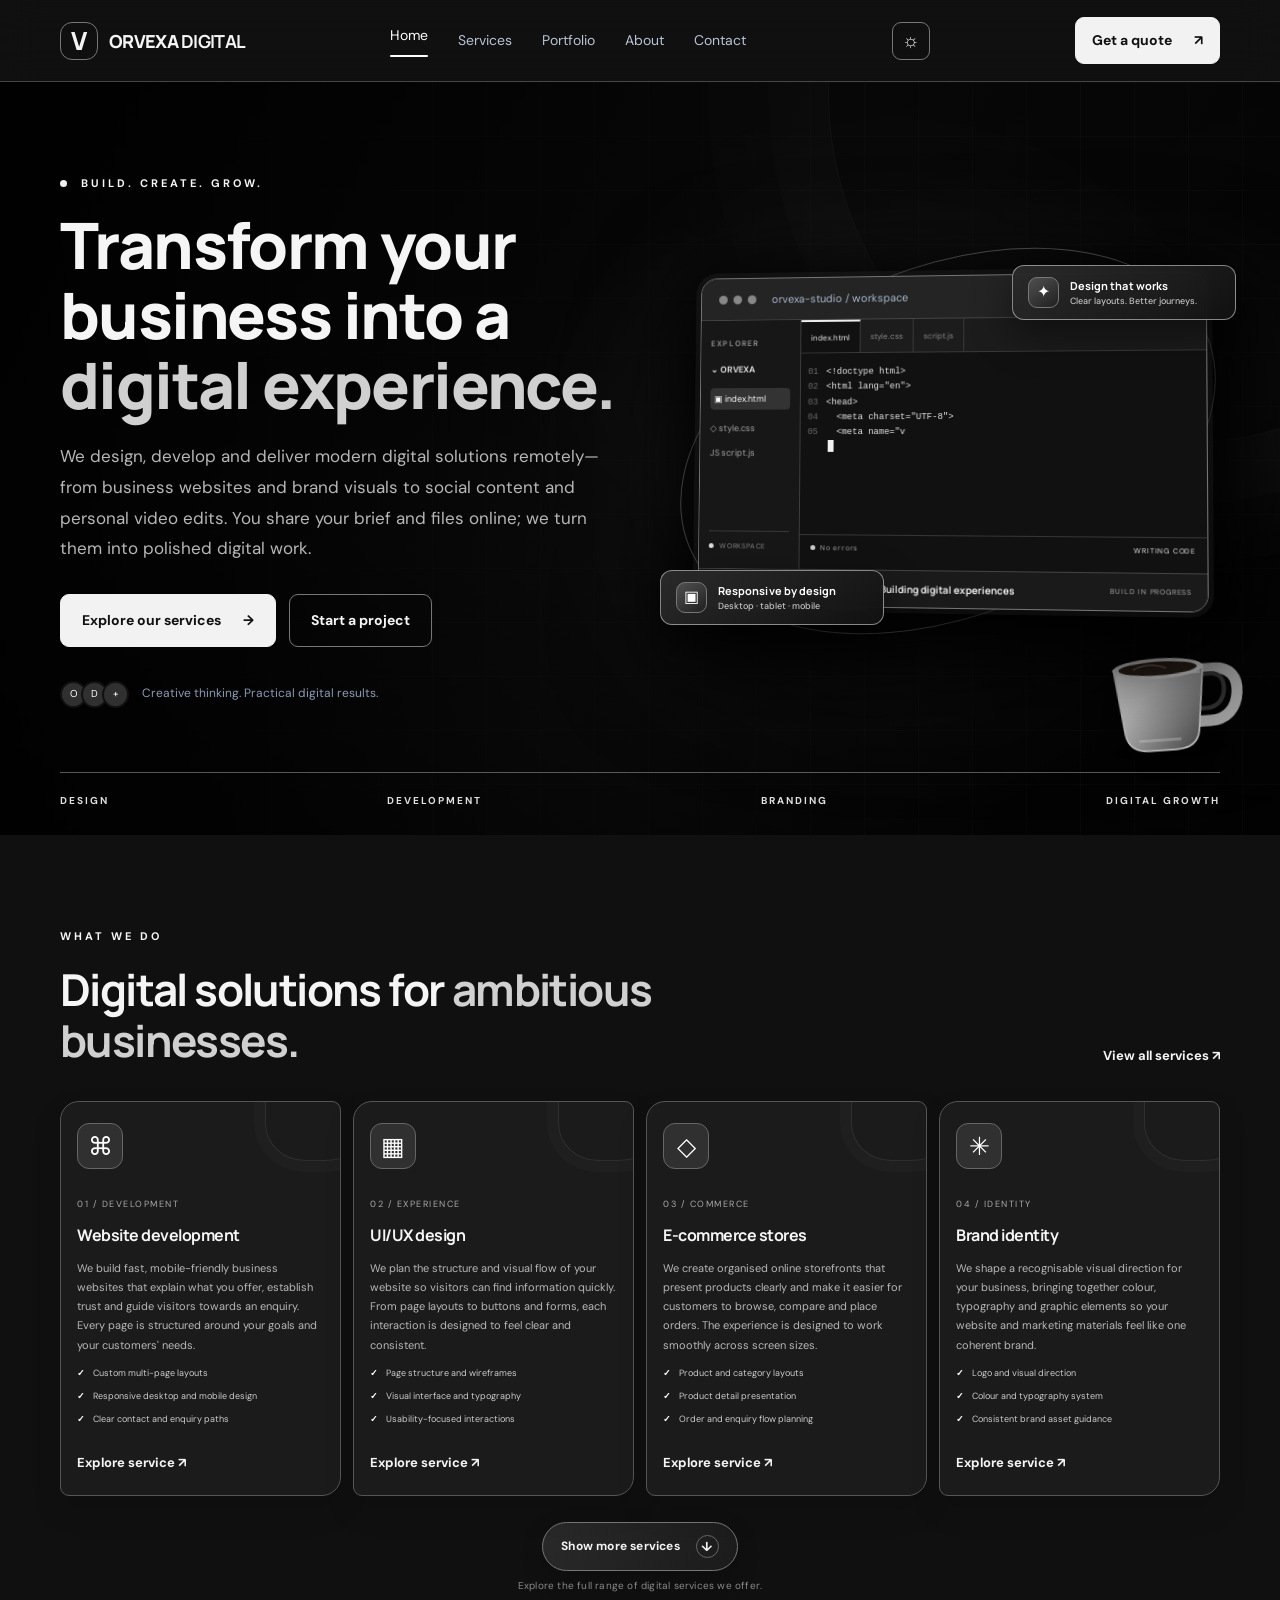
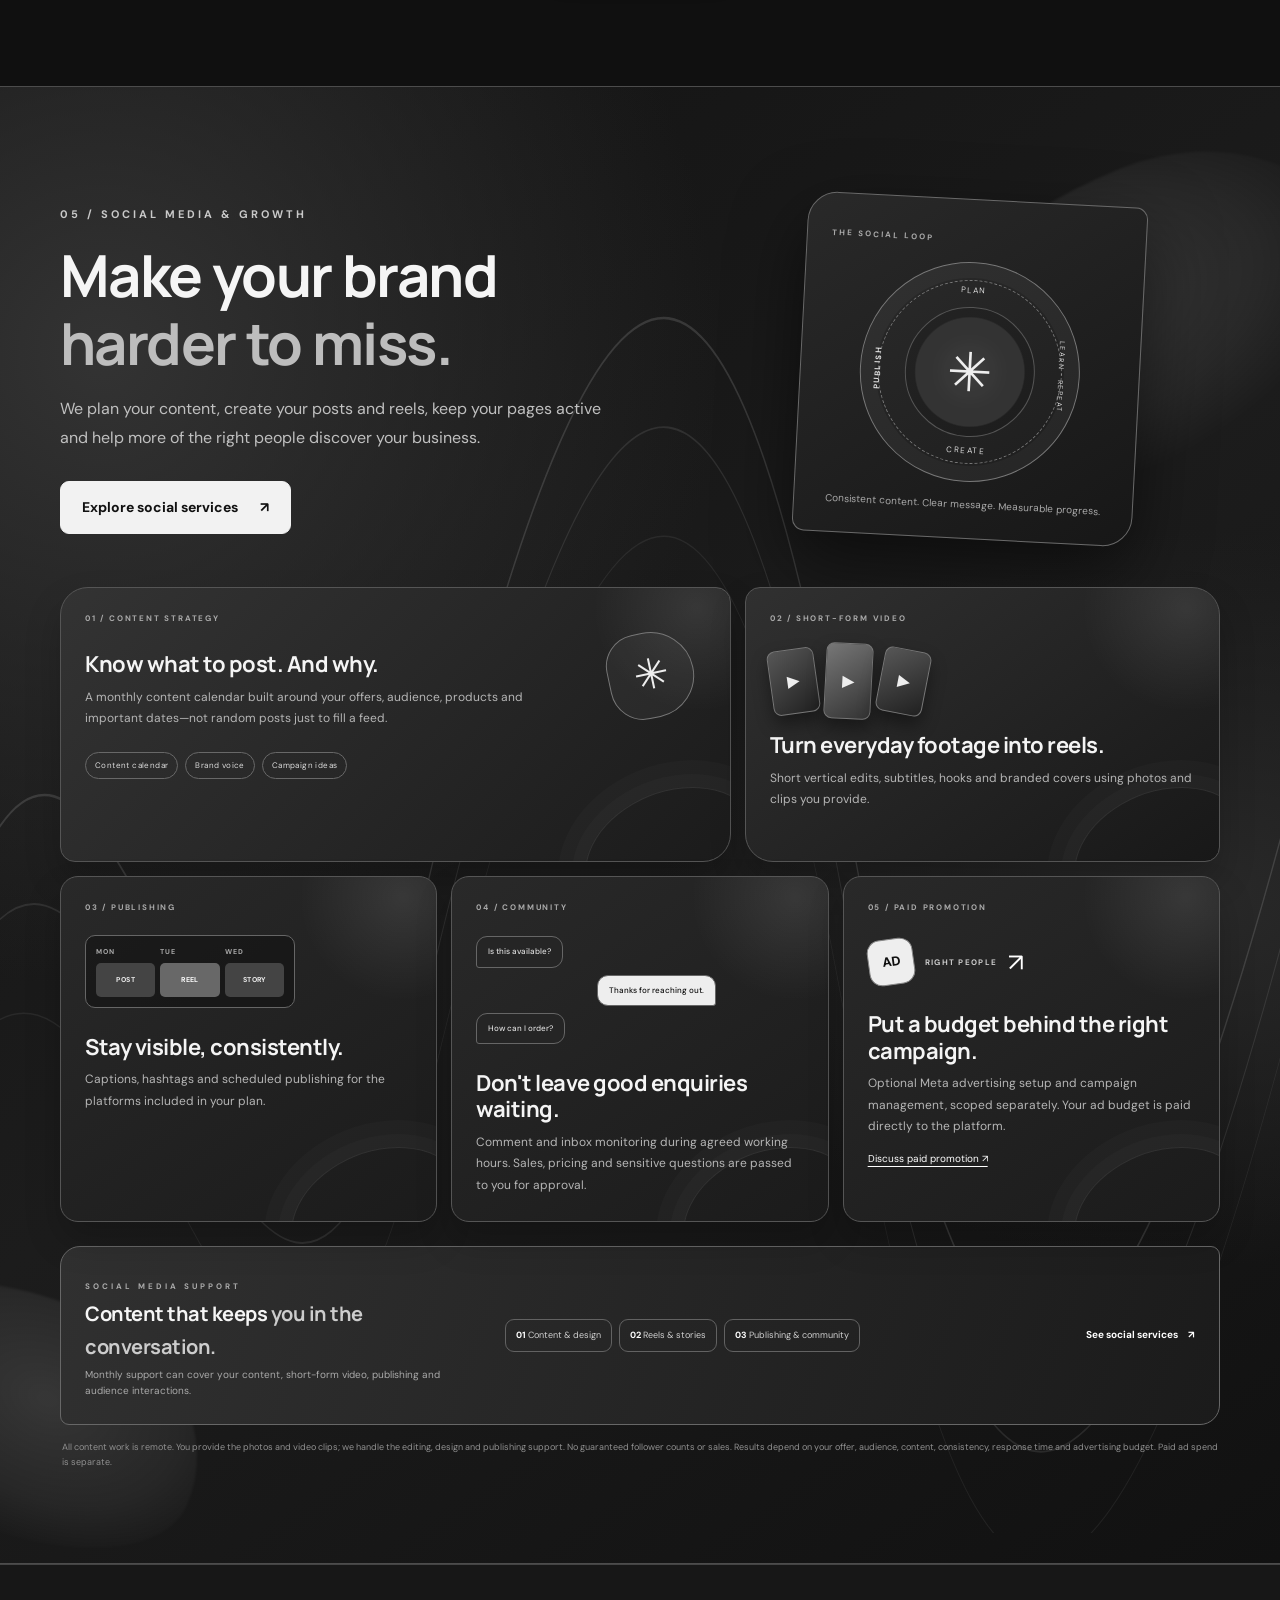
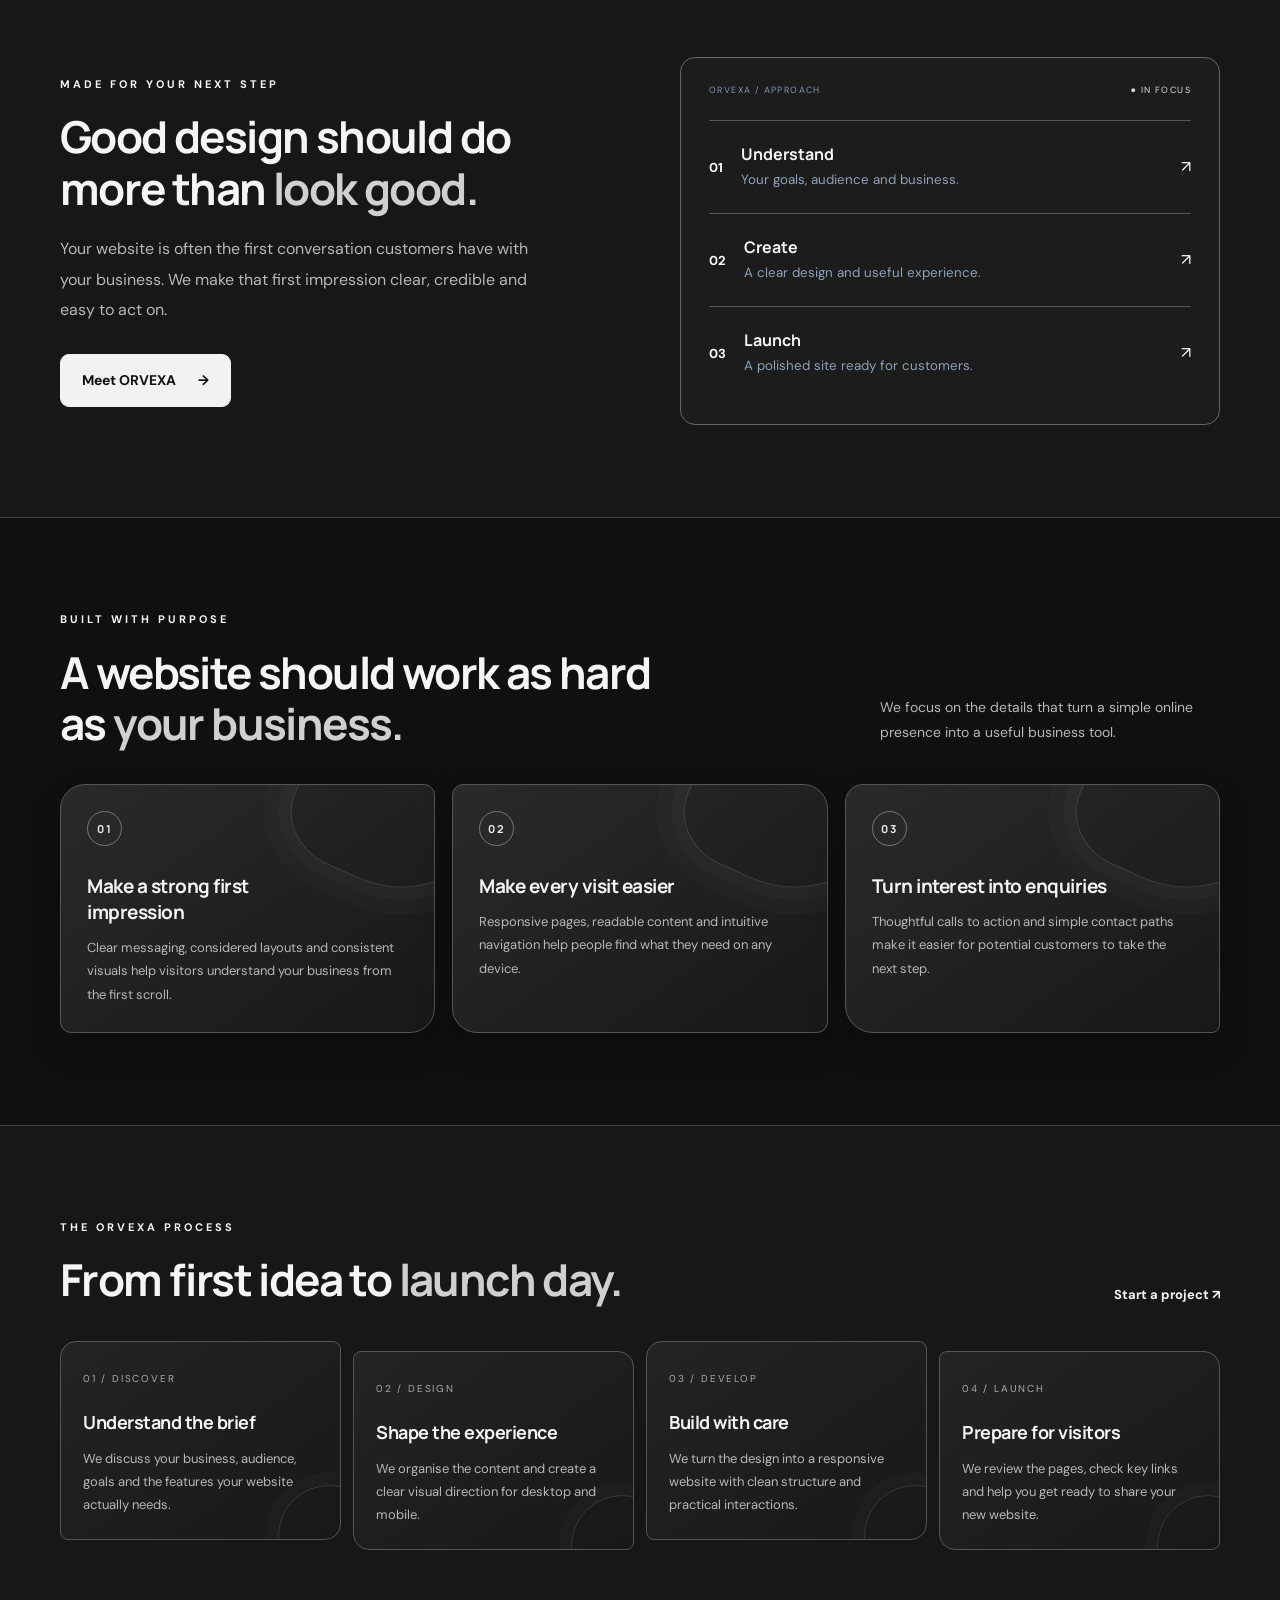
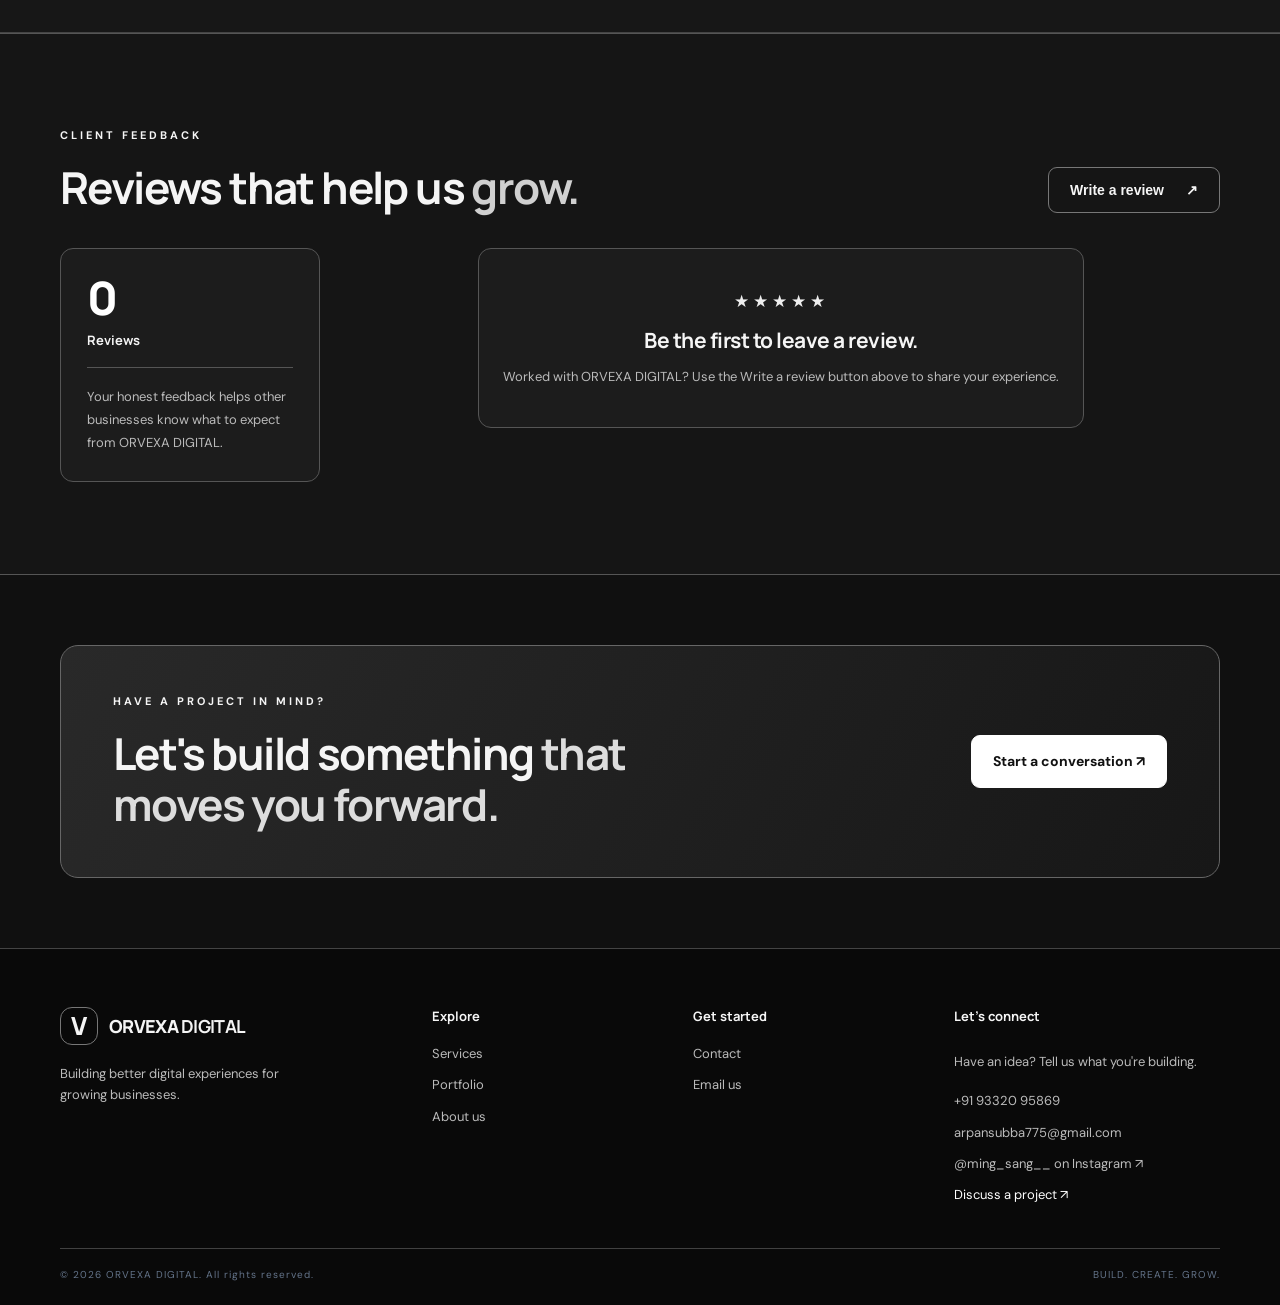
<file: index.html>
<!doctype html>
<html lang="en"><head><meta charset="utf-8"><meta name="viewport" content="width=device-width, initial-scale=1"><meta name="description" content="ORVEXA DIGITAL creates responsive websites, e-commerce experiences, brand identities and social media marketing for growing businesses."><meta name="theme-color" content="#111111"><meta property="og:type" content="website"><meta property="og:site_name" content="ORVEXA DIGITAL"><meta property="og:title" content="ORVEXA DIGITAL — Build. Create. Grow."><meta property="og:description" content="ORVEXA DIGITAL creates responsive websites, e-commerce experiences, brand identities and social media marketing for growing businesses."><meta property="og:url" content="https://mobdev-jpg.github.io/business.web/"><link rel="canonical" href="https://mobdev-jpg.github.io/business.web/"><meta name="theme-color" content="#080d18"><meta name="description" content="ORVEXA DIGITAL builds modern websites, online stores and brand identities for growing businesses."><title>ORVEXA DIGITAL — Build. Create. Grow.</title><link rel="icon" href="data:image/svg+xml,%3Csvg xmlns='http://www.w3.org/2000/svg' viewBox='0 0 32 32'%3E%3Crect width='32' height='32' rx='8' fill='%23080d18'/%3E%3Cpath d='M8 9l8 14 8-14' fill='none' stroke='%233b82f6' stroke-width='3.5'/%3E%3C/svg%3E"><link rel="stylesheet" href="style.css?v=20261106-desktop-restore-v1"><script src="script.js?v=20261105-service-expand-v6" defer></script><script type="application/ld+json">{"@context":"https://schema.org","@type":"ProfessionalService","name":"ORVEXA DIGITAL","url":"https://mobdev-jpg.github.io/business.web/","description":"Responsive websites, UI/UX design, e-commerce experiences and brand identity."}</script></head>
<body class="landing-page"><header class="site-header"><div class="container nav-wrap"><a class="brand" href="index.html"><span class="brand-mark">V</span><span>ORVEXA <b>DIGITAL</b></span></a><button class="menu-toggle" aria-label="Open menu" aria-expanded="false">☰</button><nav class="nav-links"><a class="active" href="index.html">Home</a><a href="services.html">Services</a><a href="portfolio.html">Portfolio</a><a href="about.html">About</a><a href="contact.html">Contact</a></nav><button class="theme-toggle" type="button" aria-label="Switch to light theme" title="Switch theme">☼</button><a class="button button-small" href="contact.html">Get a quote <span>↗</span></a></div></header>
<main><section class="hero"><div class="hero-glow"></div><video class="hero-work-video" autoplay muted loop playsinline preload="auto" poster="https://images.pexels.com/videos/4057991/pexels-photo-4057991.jpeg?auto=compress&dpr=1&h=750&w=1260" aria-hidden="true"><source src="https://videos.pexels.com/video-files/4057995/4057995-hd_1920_1080_25fps.mp4" type="video/mp4"></video><div class="hero-video-shade" aria-hidden="true"></div><div class="hero-coffee-cup" aria-hidden="true">
  <span class="coffee-steam steam-one"></span><span class="coffee-steam steam-two"></span><span class="coffee-steam steam-three"></span>
  <svg viewBox="0 0 180 160" role="presentation">
    <ellipse cx="83" cy="139" rx="68" ry="10" fill="#000" opacity=".48"/>
    <path d="M126 47h17c19 0 27 13 25 30-2 19-14 31-33 31h-13" fill="none" stroke="#bcbcbc" stroke-width="13" stroke-linecap="round"/>
    <path d="M125 53h13c11 0 16 8 15 19-1 12-9 21-21 21h-8" fill="none" stroke="#3a3a3a" stroke-width="5" stroke-linecap="round"/>
    <path d="M25 42h105l-9 76c-2 14-12 21-28 21H61c-16 0-25-8-27-22z" fill="url(#mugBody)" stroke="#dedede" stroke-width="2"/>
    <path d="M30 50h95" stroke="#fff" stroke-opacity=".55" stroke-width="3" stroke-linecap="round"/>
    <ellipse cx="77" cy="43" rx="53" ry="12" fill="#eee"/>
    <ellipse cx="77" cy="43" rx="46" ry="8" fill="#30251f"/>
    <path d="M48 43c12-6 25-6 39 0" fill="none" stroke="#92765f" stroke-width="2" opacity=".7"/>
    <path d="M51 127h47" stroke="#fff" stroke-opacity=".32" stroke-width="3" stroke-linecap="round"/>
    <defs><linearGradient id="mugBody" x1="24" y1="42" x2="128" y2="137" gradientUnits="userSpaceOnUse"><stop stop-color="#fff"/><stop offset=".35" stop-color="#d7d7d7"/><stop offset=".72" stop-color="#888"/><stop offset="1" stop-color="#4a4a4a"/></linearGradient></defs>
  </svg>
</div><div class="container hero-grid"><div class="hero-copy"><p class="eyebrow"><span></span> BUILD. CREATE. GROW.</p><h1>Transform your business into a <em>digital experience.</em></h1><p class="hero-text">We design, develop and deliver modern digital solutions remotely—from business websites and brand visuals to social content and personal video edits. You share your brief and files online; we turn them into polished digital work.</p><div class="button-row"><a class="button" href="services.html">Explore our services <span>→</span></a><a class="button button-ghost" href="contact.html">Start a project</a></div><div class="hero-proof"><div class="proof-avatars"><i>O</i><i>D</i><i>+</i></div><span>Creative thinking. Practical digital results.</span></div></div><div class="hero-art">
<div class="orbit orbit-one"></div><div class="orbit orbit-two"></div>
<div class="browser-card code-card">
  <div class="browser-top code-browser-top">
    <div class="dots"><i></i><i></i><i></i></div>
    <span>orvexa-studio / workspace</span>
    <b class="code-live-indicator"><i></i> LIVE</b>
  </div>
  <div class="code-workspace">
    <aside class="code-file-rail">
      <small>EXPLORER</small>
      <strong>⌄ ORVEXA</strong>
      <span class="selected-file">▣ index.html</span>
      <span>◇ style.css</span>
      <span>JS script.js</span>
      <div class="code-rail-bottom"><i></i> WORKSPACE</div>
    </aside>
    <div class="code-editor-pane">
      <div class="code-tabbar"><span class="active">index.html</span><span>style.css</span><span>script.js</span></div>
      <div class="code-editor-body">
        <div class="code-line-numbers" data-code-numbers>01</div>
        <pre class="code-stream" aria-label="Animated code being written"><code data-code-stream></code><span class="code-caret" aria-hidden="true"></span></pre>
      </div>
      <div class="code-editor-footer"><span><i></i> No errors</span><span data-code-state>WRITING CODE</span></div>
    </div>
  </div>
  <div class="code-card-bottom"><span>ORVEXA DIGITAL</span><strong>Building digital experiences</strong><span class="code-build-state" data-code-build>BUILD IN PROGRESS</span></div>
</div>
<div class="float-tag tag-top"><span class="float-tag-icon">✦</span><span class="float-tag-copy"><strong>Design that works</strong><small>Clear layouts. Better journeys.</small></span></div>
<div class="float-tag tag-bottom"><span class="float-tag-icon">▣</span><span class="float-tag-copy"><strong>Responsive by design</strong><small>Desktop · tablet · mobile</small></span></div>
</div></div><div class="hero-bottom container"><span>DESIGN</span><span>DEVELOPMENT</span><span>BRANDING</span><span>DIGITAL GROWTH</span></div></section>
<section class="section"><div class="container"><div class="section-heading"><div><p class="eyebrow">WHAT WE DO</p><h2>Digital solutions for <em>ambitious businesses.</em></h2></div><a class="text-link" href="services.html">View all services ↗</a></div><div class="service-grid" id="home-service-grid"><article class="service-card"><span class="card-icon">⌘</span><span class="card-no">01 / DEVELOPMENT</span><h3>Website development</h3><p>We build fast, mobile-friendly business websites that explain what you offer, establish trust and guide visitors towards an enquiry. Every page is structured around your goals and your customers' needs.</p><ul class="service-details"><li>Custom multi-page layouts</li><li>Responsive desktop and mobile design</li><li>Clear contact and enquiry paths</li></ul><a href="services.html#website-development">Explore service ↗</a></article><article class="service-card"><span class="card-icon">▦</span><span class="card-no">02 / EXPERIENCE</span><h3>UI/UX design</h3><p>We plan the structure and visual flow of your website so visitors can find information quickly. From page layouts to buttons and forms, each interaction is designed to feel clear and consistent.</p><ul class="service-details"><li>Page structure and wireframes</li><li>Visual interface and typography</li><li>Usability-focused interactions</li></ul><a href="services.html#ui-ux-design">Explore service ↗</a></article><article class="service-card"><span class="card-icon">◇</span><span class="card-no">03 / COMMERCE</span><h3>E-commerce stores</h3><p>We create organised online storefronts that present products clearly and make it easier for customers to browse, compare and place orders. The experience is designed to work smoothly across screen sizes.</p><ul class="service-details"><li>Product and category layouts</li><li>Product detail presentation</li><li>Order and enquiry flow planning</li></ul><a href="services.html#ecommerce">Explore service ↗</a></article><article class="service-card"><span class="card-icon">✳</span><span class="card-no">04 / IDENTITY</span><h3>Brand identity</h3><p>We shape a recognisable visual direction for your business, bringing together colour, typography and graphic elements so your website and marketing materials feel like one coherent brand.</p><ul class="service-details"><li>Logo and visual direction</li><li>Colour and typography system</li><li>Consistent brand asset guidance</li></ul><a href="services.html#brand-identity">Explore service ↗</a></article><article class="service-card" data-extra-service hidden><span class="card-icon">◉</span><span class="card-no">05 / VISIBILITY</span><h3>Social media marketing</h3><p>We plan, design and schedule consistent social content so the right people can discover your business and understand what you offer. You share your raw photos and clips; we shape them into polished digital content.</p><ul class="service-details"><li>Posts, reels and content calendar</li><li>Captions and scheduled publishing</li><li>Remote community support and optional ads</li></ul><a href="services.html#social-media-management">Explore service ↗</a></article><article class="service-card" data-extra-service hidden><span class="card-icon">▶</span><span class="card-no">06 / VIDEO EDITING</span><h3>Personal video editing</h3><p>Turn your own footage into videos worth sharing. We edit clips you upload into reels, Shorts, montages and highlight videos with clean pacing, subtitles and synced audio.</p><ul class="service-details"><li>Reels, Shorts and vertical edits</li><li>Personal montages and highlights</li><li>Subtitles, transitions and audio sync</li></ul><a href="services.html#personal-video-editing">Explore service ↗</a></article></div><div class="service-expand-wrap">
  <button class="service-expand-button" type="button" data-service-toggle aria-expanded="false" aria-controls="home-service-grid">
    <span data-service-toggle-label>Show more services</span>
    <span class="service-expand-icon" aria-hidden="true">↓</span>
  </button>
  <p class="service-expand-note">Explore the full range of digital services we offer.</p>
</div></div></section>
<section class="section social-growth-section" id="social-media-marketing">
  <div class="social-cloud social-cloud-a" aria-hidden="true"></div>
  <div class="social-cloud social-cloud-b" aria-hidden="true"></div>
  <svg class="social-thread-art" viewBox="0 0 1200 560" preserveAspectRatio="none" aria-hidden="true"><path d="M-40 350 C120 40 240 620 410 290 S690 10 790 270 S1010 610 1240 160"/><path d="M-60 395 C120 85 240 665 410 335 S690 55 790 315 S1010 655 1240 205"/><path d="M-80 440 C120 130 240 710 410 380 S690 100 790 360 S1010 700 1240 250"/></svg>
  <div class="container social-growth-inner">
    <div class="social-heading-row">
      <div class="social-heading-copy">
        <p class="eyebrow">05 / SOCIAL MEDIA & GROWTH</p>
        <h2>Make your brand <em>harder to miss.</em></h2>
        <p class="social-lead">We plan your content, create your posts and reels, keep your pages active and help more of the right people discover your business.</p>
        <a class="button" href="services.html#social-media-management">Explore social services <span>↗</span></a>
      </div>
      <div class="social-orbit-card">
        <span class="social-orbit-label">THE SOCIAL LOOP</span>
        <div class="social-orbit-ring"><span>PLAN</span><i>✳</i><span>CREATE</span><b>PUBLISH</b><small>LEARN · REPEAT</small></div>
        <p>Consistent content. Clear message. Measurable progress.</p>
      </div>
    </div>

    <div class="social-bento-grid">
      <article class="social-tile social-tile-large social-tile-content">
        <span class="social-tile-index">01 / CONTENT STRATEGY</span>
        <div class="social-tile-symbol">✳</div>
        <h3>Know what to post. And why.</h3>
        <p>A monthly content calendar built around your offers, audience, products and important dates—not random posts just to fill a feed.</p>
        <div class="social-chip-row"><span>Content calendar</span><span>Brand voice</span><span>Campaign ideas</span></div>
      </article>
      <article class="social-tile social-tile-reels">
        <span class="social-tile-index">02 / SHORT-FORM VIDEO</span>
        <div class="reel-stack" aria-hidden="true"><i>▶</i><i>▶</i><i>▶</i></div>
        <h3>Turn everyday footage into reels.</h3>
        <p>Short vertical edits, subtitles, hooks and branded covers using photos and clips you provide.</p>
      </article>
      <article class="social-tile social-tile-publish">
        <span class="social-tile-index">03 / PUBLISHING</span>
        <div class="social-calendar-art" aria-hidden="true"><b>MON</b><b>TUE</b><b>WED</b><i>POST</i><i>REEL</i><i>STORY</i></div>
        <h3>Stay visible, consistently.</h3>
        <p>Captions, hashtags and scheduled publishing for the platforms included in your plan.</p>
      </article>
      <article class="social-tile social-tile-community">
        <span class="social-tile-index">04 / COMMUNITY</span>
        <div class="social-chat-art" aria-hidden="true"><i>Is this available?</i><b>Thanks for reaching out.</b><i>How can I order?</i></div>
        <h3>Don't leave good enquiries waiting.</h3>
        <p>Comment and inbox monitoring during agreed working hours. Sales, pricing and sensitive questions are passed to you for approval.</p>
      </article>
      <article class="social-tile social-tile-ads">
        <span class="social-tile-index">05 / PAID PROMOTION</span>
        <div class="social-ads-art" aria-hidden="true"><span>AD</span><b>RIGHT PEOPLE</b><i>↗</i></div>
        <h3>Put a budget behind the right campaign.</h3>
        <p>Optional Meta advertising setup and campaign management, scoped separately. Your ad budget is paid directly to the platform.</p>
        <a href="contact.html?service=Social%20Media%20Marketing">Discuss paid promotion ↗</a>
      </article>
    </div>

    <div class="social-package-strip">
      <div><span class="eyebrow">SOCIAL MEDIA SUPPORT</span><h3>Content that keeps <em>you in the conversation.</em></h3><p>Monthly support can cover your content, short-form video, publishing and audience interactions.</p></div>
      <div class="social-price-pills"><span><b>01</b> Content & design</span><span><b>02</b> Reels & stories</span><span><b>03</b> Publishing & community</span></div>
      <a class="social-package-link" href="services.html#social-media-management">See social services <span>↗</span></a>
    </div>
    <p class="social-disclaimer">All content work is remote. You provide the photos and video clips; we handle the editing, design and publishing support. No guaranteed follower counts or sales. Results depend on your offer, audience, content, consistency, response time and advertising budget. Paid ad spend is separate.</p>
  </div>
</section>
<section class="section section-soft"><div class="container split-feature"><div><p class="eyebrow">MADE FOR YOUR NEXT STEP</p><h2>Good design should do more than <em>look good.</em></h2><p class="muted">Your website is often the first conversation customers have with your business. We make that first impression clear, credible and easy to act on.</p><a class="button" href="about.html">Meet ORVEXA <span>→</span></a></div><div class="feature-panel"><div class="feature-panel-top"><span>ORVEXA / APPROACH</span><span class="live-dot">● IN FOCUS</span></div><div class="feature-line"><b>01</b><div><strong>Understand</strong><small>Your goals, audience and business.</small></div><span>↗</span></div><div class="feature-line"><b>02</b><div><strong>Create</strong><small>A clear design and useful experience.</small></div><span>↗</span></div><div class="feature-line"><b>03</b><div><strong>Launch</strong><small>A polished site ready for customers.</small></div><span>↗</span></div></div></div></section>
<section class="section outcomes-section"><div class="container"><div class="section-heading"><div><p class="eyebrow">BUILT WITH PURPOSE</p><h2>A website should work as hard as <em>your business.</em></h2></div><p class="section-intro">We focus on the details that turn a simple online presence into a useful business tool.</p></div><div class="outcomes-grid"><article class="outcome-card"><span class="outcome-number">01</span><h3>Make a strong first impression</h3><p>Clear messaging, considered layouts and consistent visuals help visitors understand your business from the first scroll.</p></article><article class="outcome-card"><span class="outcome-number">02</span><h3>Make every visit easier</h3><p>Responsive pages, readable content and intuitive navigation help people find what they need on any device.</p></article><article class="outcome-card"><span class="outcome-number">03</span><h3>Turn interest into enquiries</h3><p>Thoughtful calls to action and simple contact paths make it easier for potential customers to take the next step.</p></article></div></div></section><section class="section process-section"><div class="container"><div class="section-heading"><div><p class="eyebrow">THE ORVEXA PROCESS</p><h2>From first idea to <em>launch day.</em></h2></div><a class="text-link" href="contact.html">Start a project ↗</a></div><div class="process-grid"><article class="process-step"><span>01 / DISCOVER</span><h3>Understand the brief</h3><p>We discuss your business, audience, goals and the features your website actually needs.</p></article><article class="process-step"><span>02 / DESIGN</span><h3>Shape the experience</h3><p>We organise the content and create a clear visual direction for desktop and mobile.</p></article><article class="process-step"><span>03 / DEVELOP</span><h3>Build with care</h3><p>We turn the design into a responsive website with clean structure and practical interactions.</p></article><article class="process-step"><span>04 / LAUNCH</span><h3>Prepare for visitors</h3><p>We review the pages, check key links and help you get ready to share your new website.</p></article></div></div></section><section class="section reviews-section" id="reviews"><div class="container"><div class="section-heading"><div><p class="eyebrow">CLIENT FEEDBACK</p><h2>Reviews that help us <em>grow.</em></h2></div><button class="button button-ghost review-write-trigger" type="button" data-review-open>Write a review <span>↗</span></button></div><div class="reviews-layout"><aside class="reviews-summary"><span class="review-summary-number" data-review-count>0</span><strong data-review-count-label>Reviews</strong><span class="review-summary-divider"></span><p>Your honest feedback helps other businesses know what to expect from ORVEXA DIGITAL.</p></aside><div class="reviews-main"><div class="reviews-list" data-reviews-list aria-live="polite"><div class="reviews-empty" data-reviews-empty><div class="review-stars" aria-hidden="true">★★★★★</div><h3>Be the first to leave a review.</h3><p>Worked with ORVEXA DIGITAL? Share your experience here.</p></div></div><form class="review-form" id="review-form" hidden><div class="review-form-heading"><div><p class="eyebrow">YOUR EXPERIENCE</p><h3>Write a review</h3></div><button class="review-close" type="button" data-review-close aria-label="Close review form">×</button></div><label class="review-label">Your name<input name="reviewer" type="text" maxlength="60" autocomplete="name" placeholder="Enter your name" required></label><fieldset class="rating-fieldset"><legend>Your rating</legend><div class="rating-options"><label><input type="radio" name="rating" value="1" required><span>★ 1</span></label><label><input type="radio" name="rating" value="2"><span>★ 2</span></label><label><input type="radio" name="rating" value="3"><span>★ 3</span></label><label><input type="radio" name="rating" value="4"><span>★ 4</span></label><label><input type="radio" name="rating" value="5"><span>★ 5</span></label></div></fieldset><label class="review-label">Your feedback<textarea name="review" rows="4" maxlength="600" placeholder="Tell us about your experience..." required></textarea></label><div class="review-form-actions"><button class="button" type="submit">Publish review ↗</button><button class="review-cancel" type="button" data-review-close>Cancel</button></div><p class="review-storage-note">Reviews are currently saved in this browser only. To make every submitted review visible to all visitors, this static site needs a shared online database.</p></form></div></div></div></section><section class="cta-section"><div class="container cta-box"><div><p class="eyebrow">HAVE A PROJECT IN MIND?</p><h2>Let's build something <em>that moves you forward.</em></h2></div><a class="button button-light" href="contact.html">Start a conversation ↗</a></div></section></main>
<footer class="site-footer"><div class="container footer-grid"><div><a class="brand" href="index.html"><span class="brand-mark">V</span><span>ORVEXA <b>DIGITAL</b></span></a><p>Building better digital experiences for growing businesses.</p></div><div><b>Explore</b><a href="services.html">Services</a><a href="portfolio.html">Portfolio</a><a href="about.html">About us</a></div><div><b>Get started</b><a href="contact.html">Contact</a><a href="mailto:arpansubba775@gmail.com">Email us</a></div><div><b>Let's connect</b><p>Have an idea? Tell us what you're building.</p><a href="tel:+919332095869">+91 93320 95869</a><a href="mailto:arpansubba775@gmail.com">arpansubba775@gmail.com</a><a href="https://www.instagram.com/ming_sang__/" target="_blank" rel="noopener noreferrer">@ming_sang__ on Instagram ↗</a><a class="footer-cta" href="contact.html">Discuss a project ↗</a></div></div><div class="container footer-bottom"><span>© <span data-year></span> ORVEXA DIGITAL. All rights reserved.</span><span>BUILD. CREATE. GROW.</span></div></footer>
</body></html>
</file>
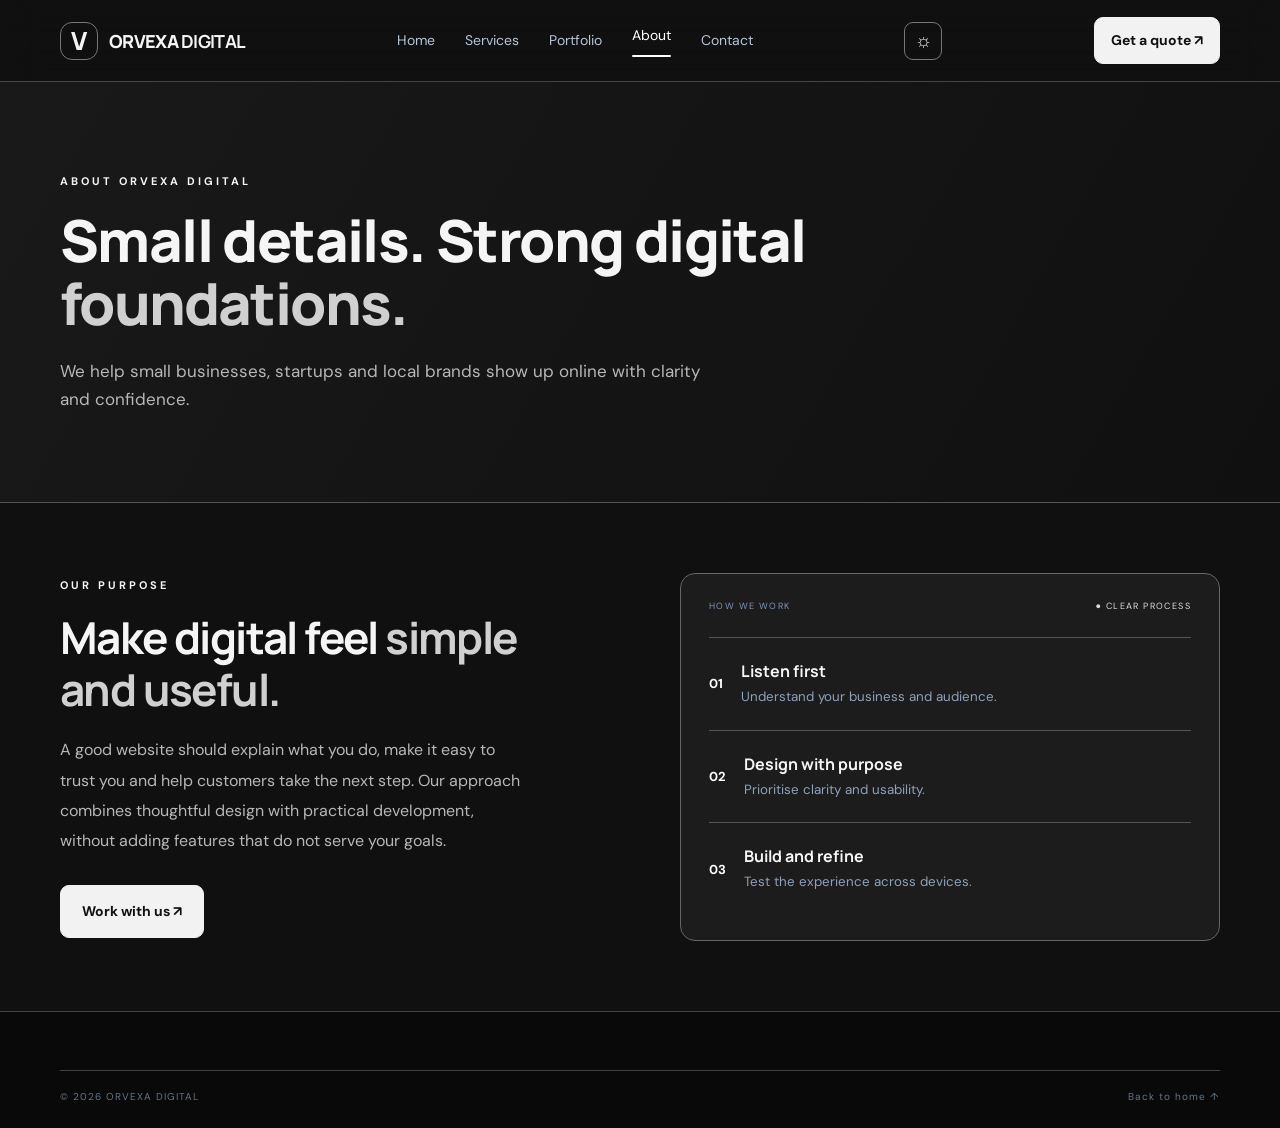
<file: about.html>
<!doctype html><html lang="en"><head><meta charset="utf-8"><meta name="viewport" content="width=device-width, initial-scale=1"><meta name="description" content="Learn about ORVEXA DIGITAL and our practical approach to clear, user-friendly websites for growing businesses."><meta name="theme-color" content="#111111"><meta property="og:type" content="website"><meta property="og:site_name" content="ORVEXA DIGITAL"><meta property="og:title" content="Learn about ORVEXA DIGITAL and our practical approach to clear, user-friendly websites for growing businesses"><meta property="og:description" content="Learn about ORVEXA DIGITAL and our practical approach to clear, user-friendly websites for growing businesses."><meta property="og:url" content="https://mobdev-jpg.github.io/business.web/about.html"><link rel="canonical" href="https://mobdev-jpg.github.io/business.web/about.html"><title>About | ORVEXA DIGITAL</title><link rel="stylesheet" href="style.css?v=20261106-desktop-restore-v1"><script src="script.js?v=20261104-services-final-v2" defer></script></head><body><header class="site-header"><div class="container nav-wrap"><a class="brand" href="index.html"><span class="brand-mark">V</span><span>ORVEXA <b>DIGITAL</b></span></a><button class="menu-toggle" aria-label="Open menu" aria-expanded="false">☰</button><nav class="nav-links"><a href="index.html">Home</a><a href="services.html">Services</a><a href="portfolio.html">Portfolio</a><a class="active" href="about.html">About</a><a href="contact.html">Contact</a></nav><button class="theme-toggle" type="button" aria-label="Switch to light theme" title="Switch theme">☼</button><a class="button button-small" href="contact.html">Get a quote ↗</a></div></header><main><section class="page-hero"><div class="container"><p class="eyebrow">ABOUT ORVEXA DIGITAL</p><h1>Small details. Strong digital <em>foundations.</em></h1><p>We help small businesses, startups and local brands show up online with clarity and confidence.</p></div></section><section class="content-section"><div class="container split-feature"><div><p class="eyebrow">OUR PURPOSE</p><h2>Make digital feel <em>simple and useful.</em></h2><p class="muted">A good website should explain what you do, make it easy to trust you and help customers take the next step. Our approach combines thoughtful design with practical development, without adding features that do not serve your goals.</p><a class="button" href="contact.html">Work with us ↗</a></div><div class="feature-panel"><div class="feature-panel-top"><span>HOW WE WORK</span><span class="live-dot">● CLEAR PROCESS</span></div><div class="feature-line"><b>01</b><div><strong>Listen first</strong><small>Understand your business and audience.</small></div></div><div class="feature-line"><b>02</b><div><strong>Design with purpose</strong><small>Prioritise clarity and usability.</small></div></div><div class="feature-line"><b>03</b><div><strong>Build and refine</strong><small>Test the experience across devices.</small></div></div></div></div></section></main><footer class="site-footer"><div class="container footer-bottom"><span>© <span data-year></span> ORVEXA DIGITAL</span><a href="index.html">Back to home ↑</a></div></footer>
</body></html>
</file>
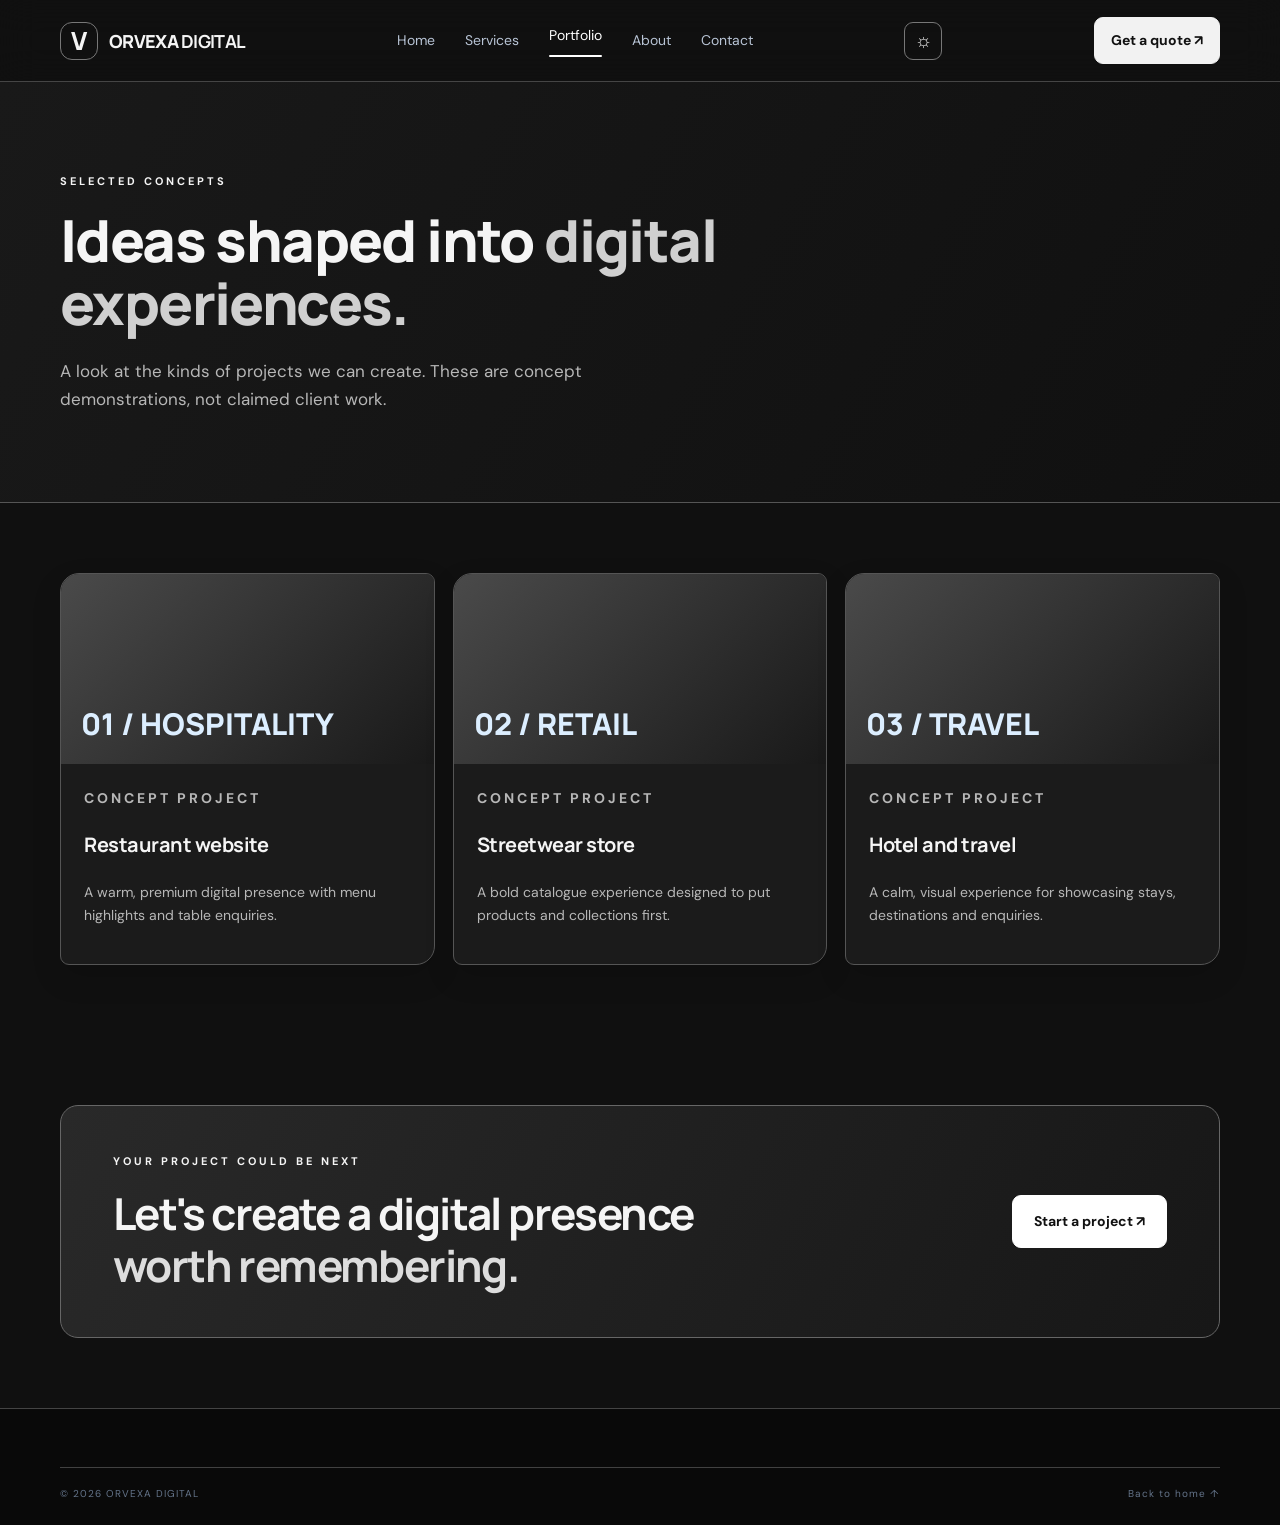
<file: portfolio.html>
<!doctype html><html lang="en"><head><meta charset="utf-8"><meta name="viewport" content="width=device-width, initial-scale=1"><meta name="description" content="Explore concept website projects and digital design directions by ORVEXA DIGITAL."><meta name="theme-color" content="#111111"><meta property="og:type" content="website"><meta property="og:site_name" content="ORVEXA DIGITAL"><meta property="og:title" content="Explore concept website projects and digital design directions by ORVEXA DIGITAL"><meta property="og:description" content="Explore concept website projects and digital design directions by ORVEXA DIGITAL."><meta property="og:url" content="https://mobdev-jpg.github.io/business.web/portfolio.html"><link rel="canonical" href="https://mobdev-jpg.github.io/business.web/portfolio.html"><title>Portfolio | ORVEXA DIGITAL</title><link rel="stylesheet" href="style.css?v=20261106-desktop-restore-v1"><script src="script.js?v=20261104-services-final-v2" defer></script></head><body><header class="site-header"><div class="container nav-wrap"><a class="brand" href="index.html"><span class="brand-mark">V</span><span>ORVEXA <b>DIGITAL</b></span></a><button class="menu-toggle" aria-label="Open menu" aria-expanded="false">☰</button><nav class="nav-links"><a href="index.html">Home</a><a href="services.html">Services</a><a class="active" href="portfolio.html">Portfolio</a><a href="about.html">About</a><a href="contact.html">Contact</a></nav><button class="theme-toggle" type="button" aria-label="Switch to light theme" title="Switch theme">☼</button><a class="button button-small" href="contact.html">Get a quote ↗</a></div></header><main><section class="page-hero"><div class="container"><p class="eyebrow">SELECTED CONCEPTS</p><h1>Ideas shaped into <em>digital experiences.</em></h1><p>A look at the kinds of projects we can create. These are concept demonstrations, not claimed client work.</p></div></section><section class="content-section"><div class="container content-grid"><article class="content-card portfolio-card"><div class="portfolio-visual"><span>01 / HOSPITALITY</span></div><div><p class="eyebrow">CONCEPT PROJECT</p><h3>Restaurant website</h3><p>A warm, premium digital presence with menu highlights and table enquiries.</p></div></article><article class="content-card portfolio-card"><div class="portfolio-visual" style="background:linear-gradient(135deg,#583d35,#191c27)"><span>02 / RETAIL</span></div><div><p class="eyebrow">CONCEPT PROJECT</p><h3>Streetwear store</h3><p>A bold catalogue experience designed to put products and collections first.</p></div></article><article class="content-card portfolio-card"><div class="portfolio-visual" style="background:linear-gradient(135deg,#165b62,#10202b)"><span>03 / TRAVEL</span></div><div><p class="eyebrow">CONCEPT PROJECT</p><h3>Hotel and travel</h3><p>A calm, visual experience for showcasing stays, destinations and enquiries.</p></div></article></div></section><section class="cta-section"><div class="container cta-box"><div><p class="eyebrow">YOUR PROJECT COULD BE NEXT</p><h2>Let's create a digital presence <em>worth remembering.</em></h2></div><a class="button button-light" href="contact.html">Start a project ↗</a></div></section></main><footer class="site-footer"><div class="container footer-bottom"><span>© <span data-year></span> ORVEXA DIGITAL</span><a href="index.html">Back to home ↑</a></div></footer>
</body></html>
</file>
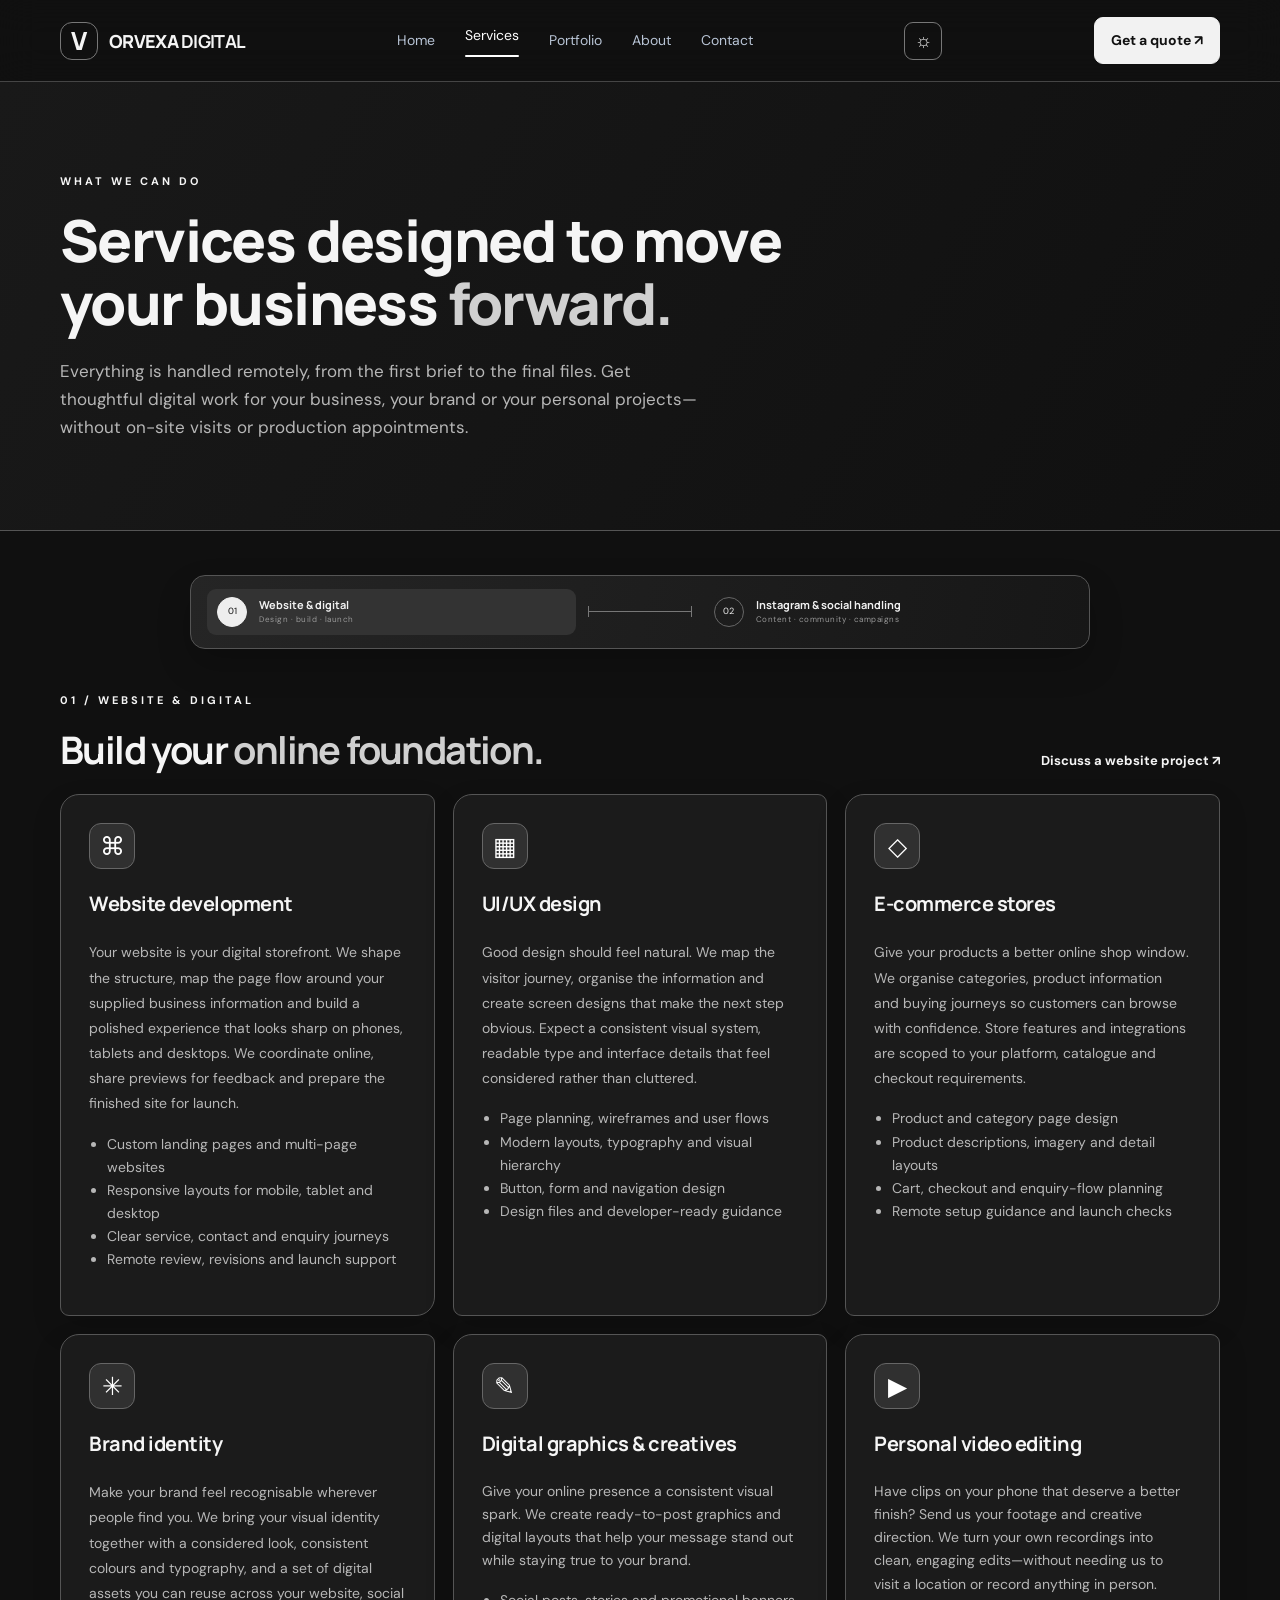
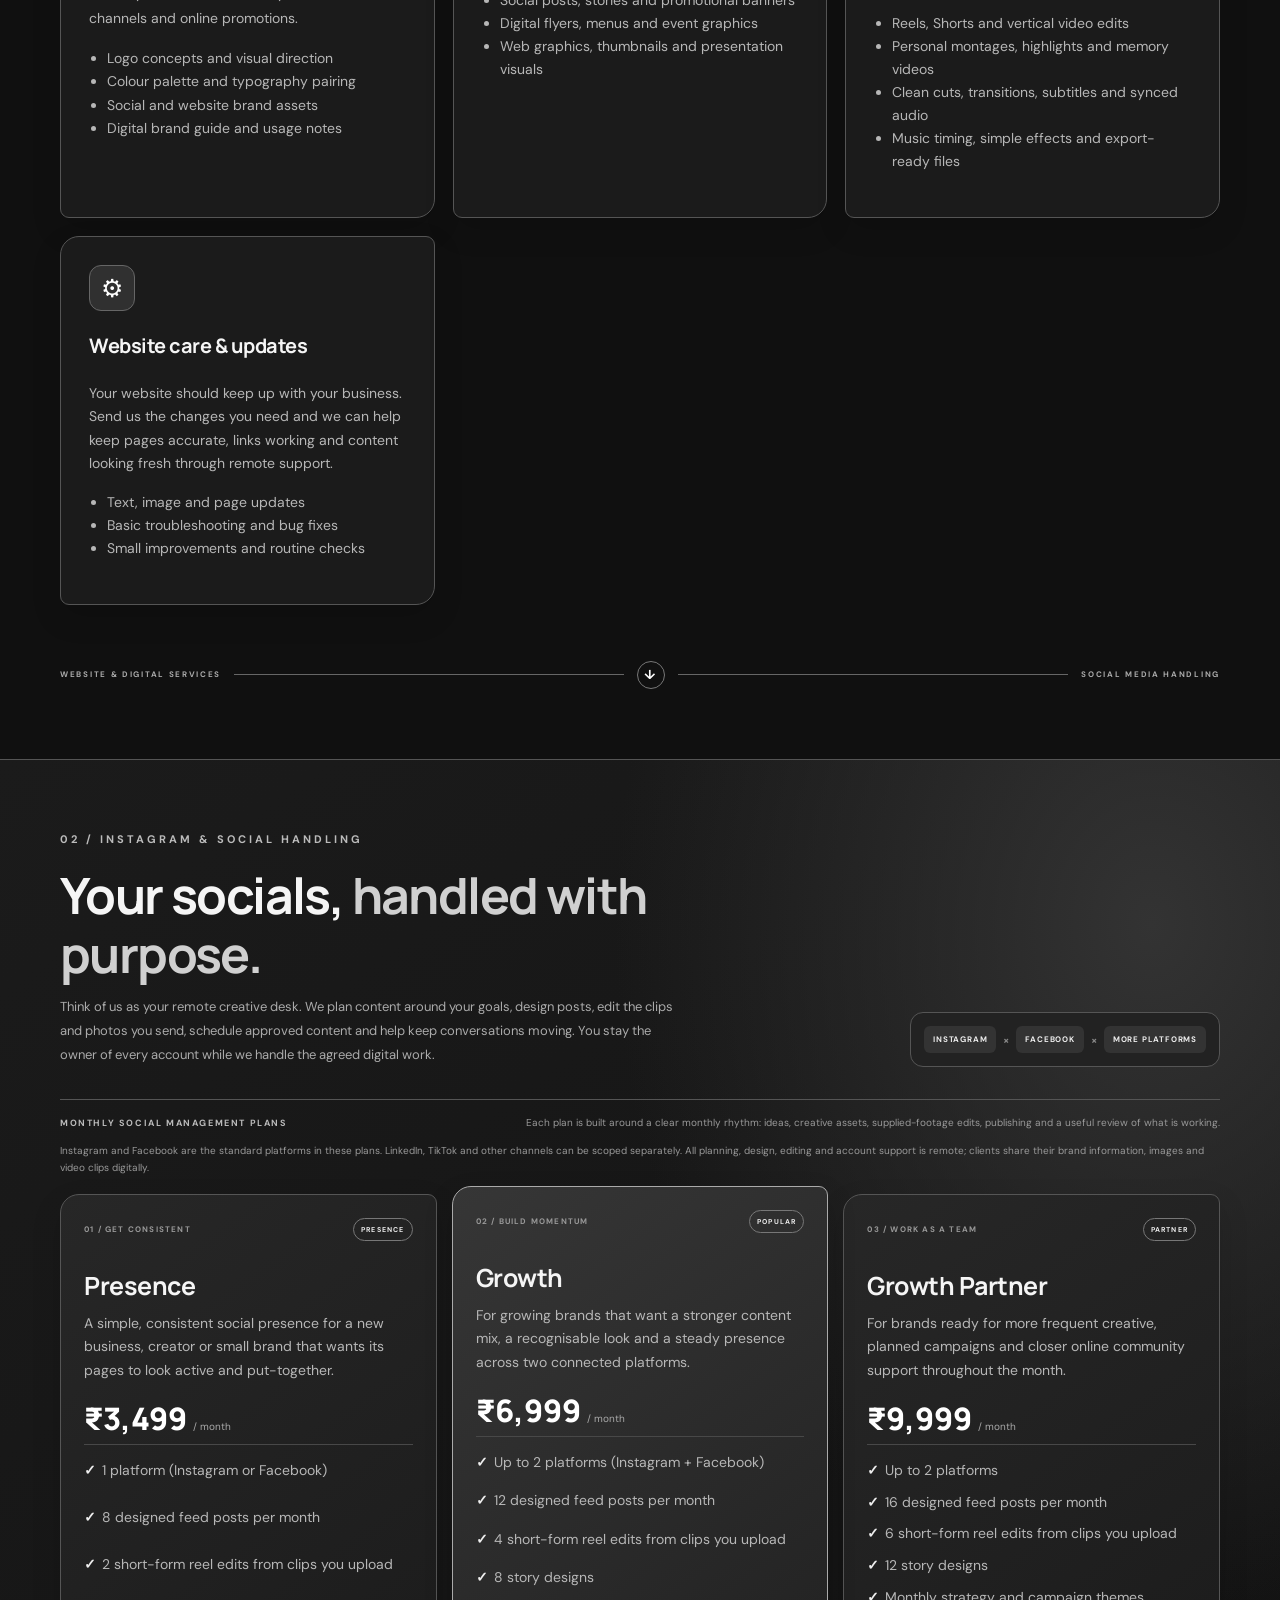
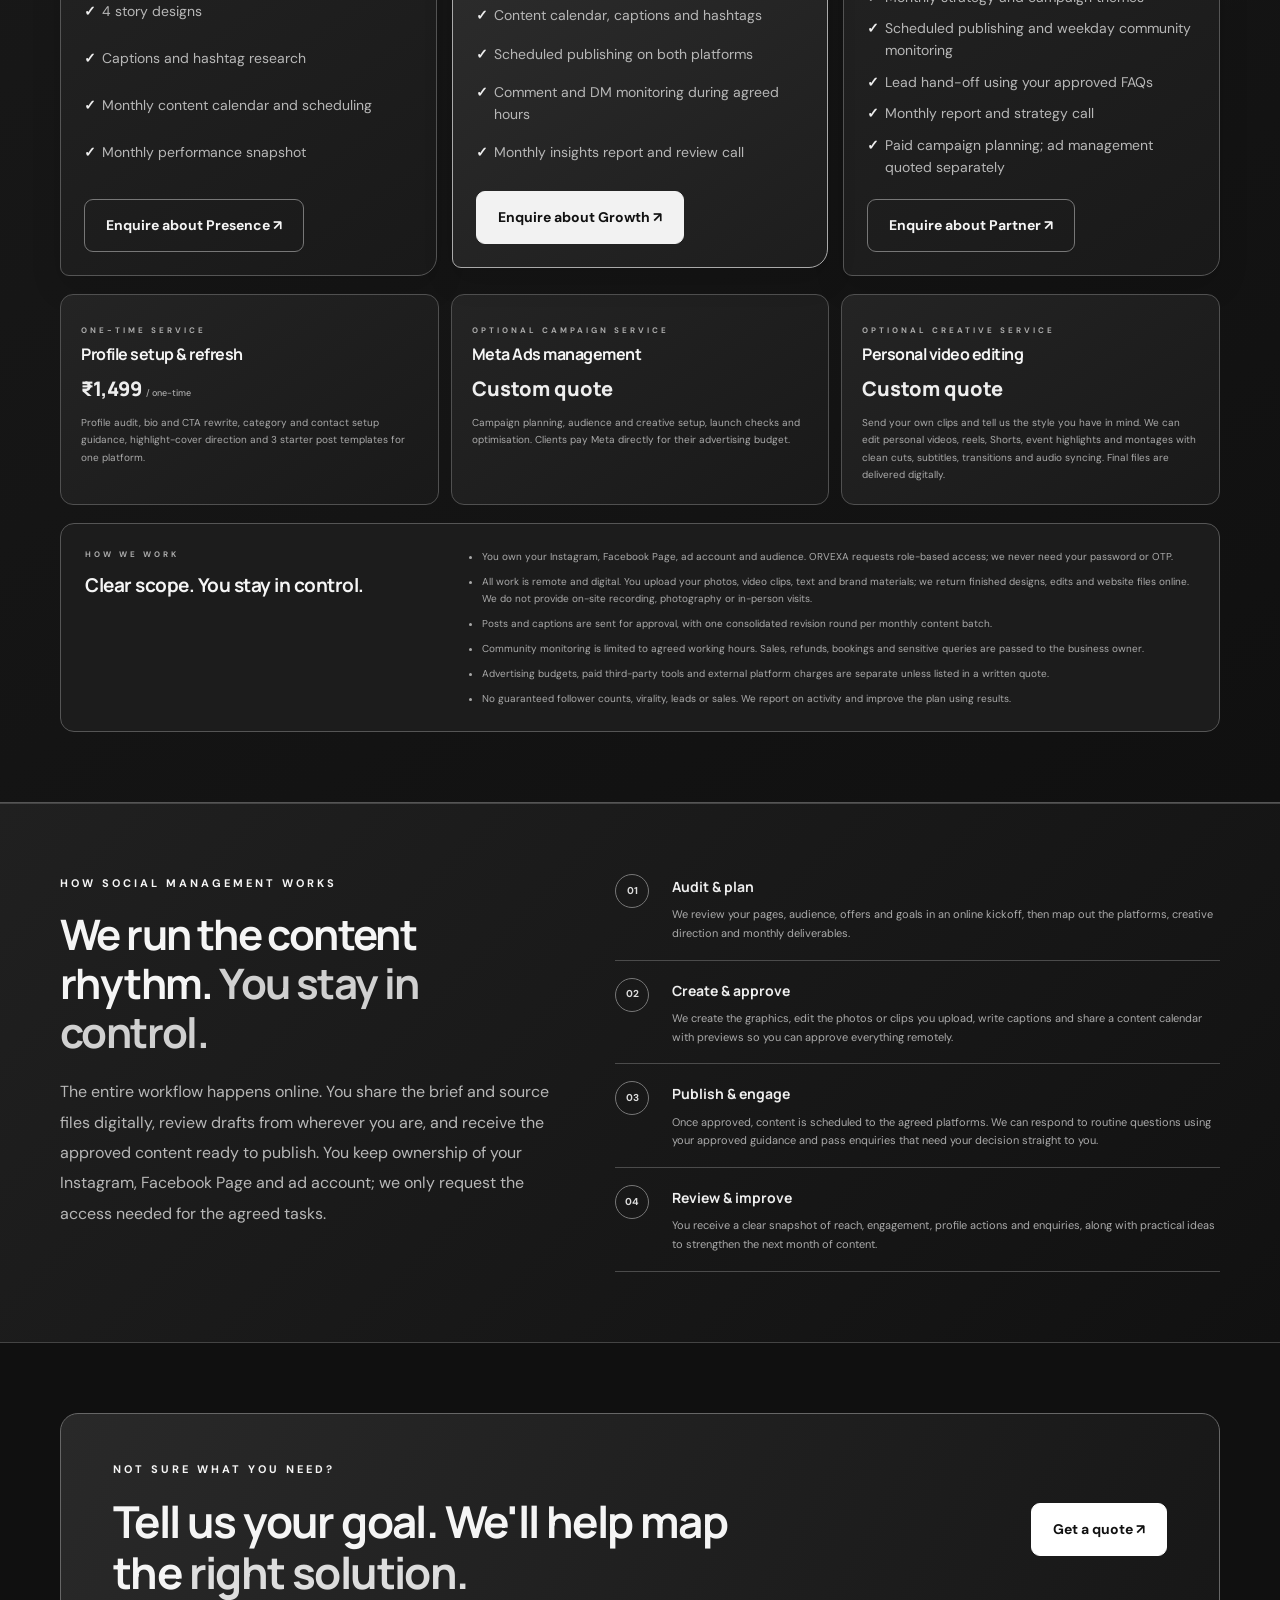
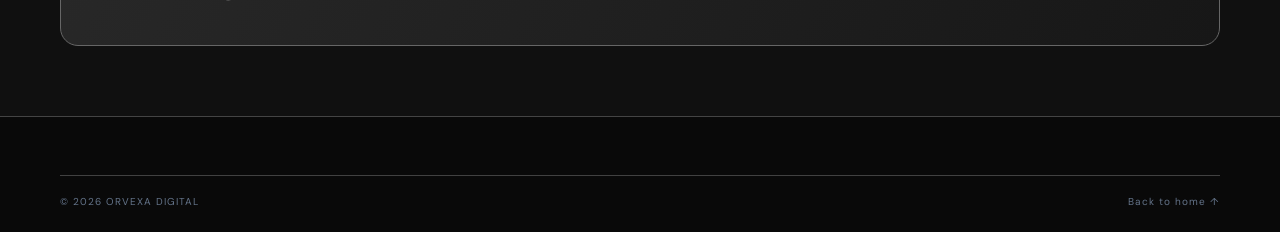
<file: services.html>
<!doctype html><html lang="en"><head><meta charset="utf-8"><meta name="viewport" content="width=device-width, initial-scale=1"><meta name="description" content="Explore ORVEXA DIGITAL remote website design, digital branding, personal video editing and social media management services."><meta name="theme-color" content="#111111"><meta property="og:type" content="website"><meta property="og:site_name" content="ORVEXA DIGITAL"><meta property="og:title" content="Remote digital services by ORVEXA DIGITAL: websites, e-commerce, digital branding, personal video editing and social media management"><meta property="og:description" content="Explore remote website development, digital design, personal video editing and social media management by ORVEXA DIGITAL."><meta property="og:url" content="https://mobdev-jpg.github.io/business.web/services.html"><link rel="canonical" href="https://mobdev-jpg.github.io/business.web/services.html"><title>Services | ORVEXA DIGITAL</title><link rel="stylesheet" href="style.css?v=20261106-desktop-restore-v1"><script src="script.js?v=20261104-remote-digital-v3" defer></script></head><body><header class="site-header"><div class="container nav-wrap"><a class="brand" href="index.html"><span class="brand-mark">V</span><span>ORVEXA <b>DIGITAL</b></span></a><button class="menu-toggle" aria-label="Open menu" aria-expanded="false">☰</button><nav class="nav-links"><a href="index.html">Home</a><a class="active" href="services.html">Services</a><a href="portfolio.html">Portfolio</a><a href="about.html">About</a><a href="contact.html">Contact</a></nav><button class="theme-toggle" type="button" aria-label="Switch to light theme" title="Switch theme">☼</button><a class="button button-small" href="contact.html">Get a quote ↗</a></div></header><main><section class="page-hero"><div class="container"><p class="eyebrow">WHAT WE CAN DO</p><h1>Services designed to move your business <em>forward.</em></h1><p>Everything is handled remotely, from the first brief to the final files. Get thoughtful digital work for your business, your brand or your personal projects—without on-site visits or production appointments.</p></div></section><section class="content-section service-main-section" id="website-services">
<div class="container">
  <div class="service-track-nav" aria-label="Service categories">
    <a class="service-track-link is-active" href="#website-services"><span>01</span><strong>Website & digital</strong><small>Design · build · launch</small></a>
    <span class="service-track-bridge" aria-hidden="true"><i></i></span>
    <a class="service-track-link" href="#social-media-management"><span>02</span><strong>Instagram & social handling</strong><small>Content · community · campaigns</small></a>
  </div>
  <div class="section-heading service-category-heading"><div><p class="eyebrow">01 / WEBSITE & DIGITAL</p><h2>Build your <em>online foundation.</em></h2></div><a class="text-link" href="contact.html?service=Website%20development">Discuss a website project ↗</a></div>
  <div class="content-grid"><article class="content-card" id="website-development"><span class="card-icon">⌘</span><h3>Website development</h3><p>Your website is your digital storefront. We shape the structure, map the page flow around your supplied business information and build a polished experience that looks sharp on phones, tablets and desktops. We coordinate online, share previews for feedback and prepare the finished site for launch.</p><ul><li>Custom landing pages and multi-page websites</li><li>Responsive layouts for mobile, tablet and desktop</li><li>Clear service, contact and enquiry journeys</li><li>Remote review, revisions and launch support</li></ul></article><article class="content-card" id="ui-ux-design"><span class="card-icon">▦</span><h3>UI/UX design</h3><p>Good design should feel natural. We map the visitor journey, organise the information and create screen designs that make the next step obvious. Expect a consistent visual system, readable type and interface details that feel considered rather than cluttered.</p><ul><li>Page planning, wireframes and user flows</li><li>Modern layouts, typography and visual hierarchy</li><li>Button, form and navigation design</li><li>Design files and developer-ready guidance</li></ul></article><article class="content-card" id="ecommerce"><span class="card-icon">◇</span><h3>E-commerce stores</h3><p>Give your products a better online shop window. We organise categories, product information and buying journeys so customers can browse with confidence. Store features and integrations are scoped to your platform, catalogue and checkout requirements.</p><ul><li>Product and category page design</li><li>Product descriptions, imagery and detail layouts</li><li>Cart, checkout and enquiry-flow planning</li><li>Remote setup guidance and launch checks</li></ul></article><article class="content-card" id="brand-identity"><span class="card-icon">✳</span><h3>Brand identity</h3><p>Make your brand feel recognisable wherever people find you. We bring your visual identity together with a considered look, consistent colours and typography, and a set of digital assets you can reuse across your website, social channels and online promotions.</p><ul><li>Logo concepts and visual direction</li><li>Colour palette and typography pairing</li><li>Social and website brand assets</li><li>Digital brand guide and usage notes</li></ul></article><article class="content-card"><span class="card-icon">✎</span><h3>Digital graphics & creatives</h3><p>Give your online presence a consistent visual spark. We create ready-to-post graphics and digital layouts that help your message stand out while staying true to your brand.</p><ul><li>Social posts, stories and promotional banners</li><li>Digital flyers, menus and event graphics</li><li>Web graphics, thumbnails and presentation visuals</li></ul></article><article class="content-card"><span class="card-icon">▶</span><h3 id="personal-video-editing">Personal video editing</h3><p>Have clips on your phone that deserve a better finish? Send us your footage and creative direction. We turn your own recordings into clean, engaging edits—without needing us to visit a location or record anything in person.</p><ul><li>Reels, Shorts and vertical video edits</li><li>Personal montages, highlights and memory videos</li><li>Clean cuts, transitions, subtitles and synced audio</li><li>Music timing, simple effects and export-ready files</li></ul></article><article class="content-card"><span class="card-icon">⚙</span><h3>Website care & updates</h3><p>Your website should keep up with your business. Send us the changes you need and we can help keep pages accurate, links working and content looking fresh through remote support.</p><ul><li>Text, image and page updates</li><li>Basic troubleshooting and bug fixes</li><li>Small improvements and routine checks</li></ul></article></div>
  <div class="website-plan-bridge" aria-hidden="true"><span>WEBSITE & DIGITAL SERVICES</span><i></i><b>↓</b><i></i><span>SOCIAL MEDIA HANDLING</span></div>
</div></section>

<section class="content-section service-social-section" id="social-media-management">
  <div class="container">
    <div class="service-social-heading">
      <div><p class="eyebrow">02 / INSTAGRAM & SOCIAL HANDLING</p><h2>Your socials, <em>handled with purpose.</em></h2><p>Think of us as your remote creative desk. We plan content around your goals, design posts, edit the clips and photos you send, schedule approved content and help keep conversations moving. You stay the owner of every account while we handle the agreed digital work.</p></div>
      <div class="social-platform-stack"><span>INSTAGRAM</span><b>×</b><span>FACEBOOK</span><b>×</b><span>MORE PLATFORMS</span></div>
    </div>
    <div class="service-social-package-intro"><span>MONTHLY SOCIAL MANAGEMENT PLANS</span><p>Each plan is built around a clear monthly rhythm: ideas, creative assets, supplied-footage edits, publishing and a useful review of what is working.</p></div><p class="service-platform-note">Instagram and Facebook are the standard platforms in these plans. LinkedIn, TikTok and other channels can be scoped separately. All planning, design, editing and account support is remote; clients share their brand information, images and video clips digitally.</p>
    <div class="social-plan-grid">
      <article class="content-card social-plan-card">
        <div class="social-plan-top"><span>01 / GET CONSISTENT</span><span class="social-plan-stamp">PRESENCE</span></div>
        <h3>Presence</h3><p class="social-plan-for">A simple, consistent social presence for a new business, creator or small brand that wants its pages to look active and put-together.</p>
        <div class="price">₹3,499 <small>/ month</small></div>
        <ul><li>1 platform (Instagram or Facebook)</li><li>8 designed feed posts per month</li><li>2 short-form reel edits from clips you upload</li><li>4 story designs</li><li>Captions and hashtag research</li><li>Monthly content calendar and scheduling</li><li>Monthly performance snapshot</li></ul>
        <a class="button button-ghost" href="contact.html?service=Social%20Media%20-%20Presence">Enquire about Presence ↗</a>
      </article>
      <article class="content-card social-plan-card social-plan-featured">
        <div class="social-plan-top"><span>02 / BUILD MOMENTUM</span><span class="social-plan-stamp">POPULAR</span></div>
        <h3>Growth</h3><p class="social-plan-for">For growing brands that want a stronger content mix, a recognisable look and a steady presence across two connected platforms.</p>
        <div class="price">₹6,999 <small>/ month</small></div>
        <ul><li>Up to 2 platforms (Instagram + Facebook)</li><li>12 designed feed posts per month</li><li>4 short-form reel edits from clips you upload</li><li>8 story designs</li><li>Content calendar, captions and hashtags</li><li>Scheduled publishing on both platforms</li><li>Comment and DM monitoring during agreed hours</li><li>Monthly insights report and review call</li></ul>
        <a class="button" href="contact.html?service=Social%20Media%20-%20Growth">Enquire about Growth ↗</a>
      </article>
      <article class="content-card social-plan-card">
        <div class="social-plan-top"><span>03 / WORK AS A TEAM</span><span class="social-plan-stamp">PARTNER</span></div>
        <h3>Growth Partner</h3><p class="social-plan-for">For brands ready for more frequent creative, planned campaigns and closer online community support throughout the month.</p>
        <div class="price">₹9,999 <small>/ month</small></div>
        <ul><li>Up to 2 platforms</li><li>16 designed feed posts per month</li><li>6 short-form reel edits from clips you upload</li><li>12 story designs</li><li>Monthly strategy and campaign themes</li><li>Scheduled publishing and weekday community monitoring</li><li>Lead hand-off using your approved FAQs</li><li>Monthly report and strategy call</li><li>Paid campaign planning; ad management quoted separately</li></ul>
        <a class="button button-ghost" href="contact.html?service=Social%20Media%20-%20Growth%20Partner">Enquire about Partner ↗</a>
      </article>
    </div>
    <div class="social-addons-grid">
      <article class="social-addon-card"><span class="eyebrow">ONE-TIME SERVICE</span><h3>Profile setup & refresh</h3><strong>₹1,499 <small>/ one-time</small></strong><p>Profile audit, bio and CTA rewrite, category and contact setup guidance, highlight-cover direction and 3 starter post templates for one platform.</p></article>
      <article class="social-addon-card"><span class="eyebrow">OPTIONAL CAMPAIGN SERVICE</span><h3>Meta Ads management</h3><strong>Custom quote</strong><p>Campaign planning, audience and creative setup, launch checks and optimisation. Clients pay Meta directly for their advertising budget.</p></article>
      <article class="social-addon-card"><span class="eyebrow">OPTIONAL CREATIVE SERVICE</span><h3>Personal video editing</h3><strong>Custom quote</strong><p>Send your own clips and tell us the style you have in mind. We can edit personal videos, reels, Shorts, event highlights and montages with clean cuts, subtitles, transitions and audio syncing. Final files are delivered digitally.</p></article>
    </div>
    <div class="social-scope-panel">
      <div><p class="eyebrow">HOW WE WORK</p><h3>Clear scope. You stay in control.</h3></div>
      <ul>
        <li>You own your Instagram, Facebook Page, ad account and audience. ORVEXA requests role-based access; we never need your password or OTP.</li>
        <li>All work is remote and digital. You upload your photos, video clips, text and brand materials; we return finished designs, edits and website files online. We do not provide on-site recording, photography or in-person visits.</li>
        <li>Posts and captions are sent for approval, with one consolidated revision round per monthly content batch.</li>
        <li>Community monitoring is limited to agreed working hours. Sales, refunds, bookings and sensitive queries are passed to the business owner.</li>
        <li>Advertising budgets, paid third-party tools and external platform charges are separate unless listed in a written quote.</li>
        <li>No guaranteed follower counts, virality, leads or sales. We report on activity and improve the plan using results.</li>
      </ul>
    </div>
  </div>
</section>
<section class="content-section social-service-process">
  <div class="container social-service-process-inner">
    <div><p class="eyebrow">HOW SOCIAL MANAGEMENT WORKS</p><h2>We run the content rhythm. <em>You stay in control.</em></h2><p class="muted">The entire workflow happens online. You share the brief and source files digitally, review drafts from wherever you are, and receive the approved content ready to publish. You keep ownership of your Instagram, Facebook Page and ad account; we only request the access needed for the agreed tasks.</p></div>
    <div class="social-service-steps">
      <article><b>01</b><div><strong>Audit & plan</strong><p>We review your pages, audience, offers and goals in an online kickoff, then map out the platforms, creative direction and monthly deliverables.</p></div></article>
      <article><b>02</b><div><strong>Create & approve</strong><p>We create the graphics, edit the photos or clips you upload, write captions and share a content calendar with previews so you can approve everything remotely.</p></div></article>
      <article><b>03</b><div><strong>Publish & engage</strong><p>Once approved, content is scheduled to the agreed platforms. We can respond to routine questions using your approved guidance and pass enquiries that need your decision straight to you.</p></div></article>
      <article><b>04</b><div><strong>Review & improve</strong><p>You receive a clear snapshot of reach, engagement, profile actions and enquiries, along with practical ideas to strengthen the next month of content.</p></div></article>
    </div>
  </div>
</section>
<section class="cta-section"><div class="container cta-box"><div><p class="eyebrow">NOT SURE WHAT YOU NEED?</p><h2>Tell us your goal. We'll help map the <em>right solution.</em></h2></div><a class="button button-light" href="contact.html">Get a quote ↗</a></div></section></main><footer class="site-footer"><div class="container footer-bottom"><span>© <span data-year></span> ORVEXA DIGITAL</span><a href="index.html">Back to home ↑</a></div></footer>
</body></html>
</file>
<file: style.css>
@import url('https://fonts.googleapis.com/css2?family=DM+Sans:wght@400;500;600;700&family=Manrope:wght@400;500;600;700;800&display=swap');
:root{--bg:#080d18;--panel:#0d1626;--panel2:#101d31;--line:rgba(153,183,226,.14);--text:#f4f7fc;--muted:#9aa9bf;--blue:#3b82f6;--cyan:#25c5ff;--max:1160px}*{box-sizing:border-box}html{scroll-behavior:smooth}body{margin:0;background:var(--bg);color:var(--text);font-family:'DM Sans',sans-serif;line-height:1.65}a{color:inherit;text-decoration:none}.container{width:min(var(--max),calc(100% - 48px));margin:auto}.site-header{height:82px;position:sticky;top:0;z-index:20;background:rgba(8,13,24,.86);backdrop-filter:blur(18px);border-bottom:1px solid var(--line)}.nav-wrap{height:100%;display:flex;align-items:center;justify-content:space-between;gap:28px}.brand{display:inline-flex;align-items:center;gap:11px;font:800 18px Manrope,sans-serif;letter-spacing:-.7px;white-space:nowrap}.brand b{color:#55a4ff}.brand-mark{display:grid;place-items:center;width:38px;height:38px;border:1px solid #24599a;border-radius:12px;color:#48a1ff;font:800 25px Manrope;box-shadow:0 0 22px #1676e833}.nav-links{display:flex;gap:30px;align-items:center}.nav-links a{font-size:14px;color:#b8c4d5;transition:.2s}.nav-links a:hover,.nav-links a.active{color:#fff}.nav-links a.active:after{content:'';display:block;height:2px;background:var(--cyan);border-radius:3px;margin-top:7px}.button{display:inline-flex;align-items:center;justify-content:center;gap:22px;padding:14px 21px;border-radius:9px;background:linear-gradient(110deg,#1675ed,#258fff);color:white;font-weight:700;font-size:14px;box-shadow:0 8px 30px #0878ee30;transition:transform .2s,box-shadow .2s}.button:hover{transform:translateY(-3px);box-shadow:0 12px 34px #0878ee55}.button-small{padding:11px 16px}.button-ghost{background:transparent;border:1px solid #52647e;box-shadow:none}.button-light{background:#fff;color:#0b1424;box-shadow:none}.menu-toggle{display:none;background:none;border:0;color:white;font-size:25px}.hero{position:relative;overflow:hidden;padding:92px 0 26px;background:radial-gradient(ellipse at 78% 42%,#0b3671 0,transparent 36%),linear-gradient(120deg,#080d18,#091426 65%,#08101e)}.hero:before{content:'';position:absolute;width:700px;height:700px;border:1px solid #1a5a9b33;border-radius:50%;right:-250px;top:-340px;box-shadow:0 0 0 60px #1a5a9b0c,0 0 0 120px #1a5a9b08}.hero-grid{display:grid;grid-template-columns:1.02fr .98fr;align-items:center;gap:48px;position:relative}.eyebrow{font-size:11px;font-weight:700;letter-spacing:3px;color:#4baaff;margin:0 0 18px}.eyebrow span{display:inline-block;width:7px;height:7px;border-radius:50%;background:var(--cyan);margin-right:8px;box-shadow:0 0 12px var(--cyan)}h1,h2,h3,p{margin-top:0}h1,h2,h3{font-family:Manrope,sans-serif;letter-spacing:-1.6px}h1{font-size:clamp(42px,5vw,66px);line-height:1.09;margin:0 0 22px;font-weight:800;max-width:650px}h1 em,h2 em{font-style:normal;color:#4ba4ff}h2{font-size:clamp(30px,3.6vw,44px);line-height:1.17;margin-bottom:17px}h3{letter-spacing:-.5px}.hero-text{color:#aab9ce;font-size:17px;max-width:540px;line-height:1.8}.button-row{display:flex;gap:13px;margin-top:30px;flex-wrap:wrap}.hero-proof{display:flex;align-items:center;gap:13px;color:#899bb4;font-size:12px;margin-top:34px}.proof-avatars{display:flex}.proof-avatars i{display:grid;place-items:center;width:27px;height:27px;border-radius:50%;border:2px solid #0b1424;background:#183a65;color:#a9d5ff;font-style:normal;font-size:10px;margin-left:-6px}.proof-avatars i:first-child{margin-left:0}.hero-art{min-height:420px;position:relative;display:grid;place-items:center}.orbit{position:absolute;border:1px solid #2a8eff28;border-radius:50%;transform:rotate(-22deg)}.orbit-one{width:470px;height:290px}.orbit-two{width:560px;height:350px}.browser-card{position:relative;width:min(100%,490px);padding:0;border:1px solid #3c9bff;border-radius:17px;background:#0b1423;overflow:hidden;transform:perspective(900px) rotateY(-8deg) rotateX(3deg);box-shadow:0 0 0 5px #2085ff12,0 0 55px #087dff44,20px 30px 80px #0008}.browser-top{height:49px;background:#14243b;border-bottom:1px solid var(--line);display:flex;align-items:center;gap:16px;padding:0 18px;color:#a9b9ce;font-size:11px}.browser-top b{margin-left:auto}.dots{display:flex;gap:6px}.dots i{width:9px;height:9px;border-radius:50%;background:#f16c68}.dots i:nth-child(2){background:#f1c45d}.dots i:nth-child(3){background:#4acb89}.browser-content{padding:23px}.fake-nav{display:flex;justify-content:space-between;color:#9eb3cf;font-size:9px}.fake-nav strong{color:#fff}.fake-layout{display:grid;grid-template-columns:1fr .8fr;gap:15px;align-items:center;padding:35px 0 24px}.fake-layout small{font-size:7px;color:#48aaff;letter-spacing:1px}.fake-layout h3{font-size:26px;line-height:1.15;margin:10px 0}.fake-layout p{font-size:9px;color:#8fa1bb}.fake-cta{display:block;width:85px;height:22px;background:linear-gradient(90deg,#1476f4,#37b4ff);border-radius:5px}.fake-photo{height:145px;border-radius:12px;background:linear-gradient(140deg,#1d64b4,#0e2341 60%,#163c69);display:grid;place-items:center;color:#7ac5ff;font-size:45px}.fake-stats{display:flex;gap:10px}.fake-stats i{height:42px;flex:1;border:1px solid var(--line);border-radius:7px;background:linear-gradient(90deg,#132744,#0c192c)}.float-tag{position:absolute;padding:10px 15px;border:1px solid #4d9fff55;border-radius:9px;background:#0b1b31;color:#d6eaff;font-size:11px;box-shadow:0 12px 30px #0005}.tag-top{top:37px;right:-5px}.tag-bottom{bottom:30px;left:0}.hero-bottom{display:flex;justify-content:space-between;border-top:1px solid var(--line);margin-top:64px;padding-top:20px;color:#63758f;font-size:10px;letter-spacing:2px;font-weight:700}.section{padding:92px 0}.section-soft{background:#0b1321;border-top:1px solid var(--line);border-bottom:1px solid var(--line)}.section-heading{display:flex;justify-content:space-between;align-items:end;margin-bottom:35px}.section-heading h2{max-width:610px;margin:0}.text-link,.service-card a{font-size:13px;color:#65b6ff;font-weight:700}.service-grid{display:grid;grid-template-columns:repeat(4,1fr);gap:16px}.service-card{padding:25px 23px 23px;border:1px solid var(--line);border-radius:13px;background:linear-gradient(145deg,#101c2e,#0a1220);transition:.25s}.service-card:hover{transform:translateY(-6px);border-color:#347ec6;box-shadow:0 18px 40px #0003}.card-icon{display:grid;place-items:center;width:46px;height:46px;border-radius:12px;background:#12315a;color:#52b4ff;font-size:25px;margin-bottom:28px}.card-no{font-size:9px;color:#6d88a8;letter-spacing:1.5px}.service-card h3{font-size:18px;margin:10px 0}.service-card p{color:var(--muted);font-size:13px;min-height:66px}.split-feature{display:grid;grid-template-columns:1fr 1fr;gap:80px;align-items:center}.split-feature>div:first-child{max-width:470px}.muted{color:var(--muted);line-height:1.9;margin:20px 0 28px}.feature-panel{border:1px solid #24466e;border-radius:15px;background:linear-gradient(145deg,#10233c,#0b1423);padding:25px 28px;box-shadow:0 20px 60px #0003}.feature-panel-top{display:flex;justify-content:space-between;font-size:9px;letter-spacing:1.4px;color:#8096b4;padding-bottom:23px;border-bottom:1px solid var(--line)}.live-dot{color:#61d7a2}.feature-line{display:flex;align-items:center;gap:18px;padding:22px 0;border-bottom:1px solid var(--line)}.feature-line:last-child{border:0}.feature-line>b{color:#54aaff;font-size:13px}.feature-line div{display:grid;gap:4px;flex:1}.feature-line strong{font:700 16px Manrope}.feature-line small{color:#8fa1b9}.feature-line>span{color:#5aaeff}.cta-section{padding:70px 0}.cta-box{display:flex;align-items:center;justify-content:space-between;gap:30px;padding:46px 52px;border-radius:18px;background:radial-gradient(circle at 80% 20%,#1c5da0,#0d2a50 50%,#102039);border:1px solid #2b70b4}.cta-box h2{max-width:650px;margin:0}.cta-box h2 em{color:#91d5ff}.site-footer{background:#060a12;border-top:1px solid var(--line);padding:58px 0 22px}.footer-grid{display:grid;grid-template-columns:1.5fr 1fr 1fr 1.2fr;gap:40px;padding-bottom:42px}.footer-grid>div{display:flex;flex-direction:column;align-items:flex-start;gap:10px}.footer-grid p{color:#8292aa;font-size:13px;max-width:250px;margin:8px 0}.footer-grid>div>b{font:700 13px Manrope;margin-bottom:8px}.footer-grid>div>a:not(.brand){color:#91a2ba;font-size:13px}.footer-cta{color:#59b3ff!important}.footer-bottom{border-top:1px solid var(--line);padding-top:18px;display:flex;justify-content:space-between;color:#64748a;font-size:10px;letter-spacing:1px}
.page-hero{padding:90px 0 72px;background:radial-gradient(ellipse at 80% 20%,#123d70,transparent 42%),#0a1322;border-bottom:1px solid var(--line)}.page-hero h1{font-size:clamp(40px,5vw,58px);max-width:800px}.page-hero p:not(.eyebrow){max-width:650px;color:var(--muted);font-size:17px}.content-section{padding:70px 0}.content-grid{display:grid;grid-template-columns:repeat(3,1fr);gap:18px}.content-card{padding:28px;border:1px solid var(--line);background:var(--panel);border-radius:13px}.content-card .card-icon{margin-bottom:18px}.content-card h3{font-size:20px}.content-card p,.content-card li{font-size:14px;color:var(--muted)}.content-card ul{padding-left:18px}.portfolio-card{overflow:hidden;padding:0}.portfolio-visual{height:190px;padding:20px;background:linear-gradient(135deg,#183d68,#101b2b);display:flex;align-items:end}.portfolio-visual span{font:800 30px Manrope;color:#dceeff}.portfolio-card>div:last-child{padding:23px}.price-card{position:relative}.price{font:800 38px Manrope;color:#fff;margin:14px 0}.price small{font:400 13px DM Sans;color:var(--muted)}.price-card.featured{border-color:#348cf1;box-shadow:0 0 35px #1478ec20}.contact-layout{display:grid;grid-template-columns:1.1fr .9fr;gap:30px}.contact-form{display:grid;gap:16px}.contact-form label{font-size:13px;color:#c8d4e4}.contact-form input,.contact-form select,.contact-form textarea{width:100%;padding:13px 14px;margin-top:7px;border:1px solid #2a3b53;border-radius:8px;background:#091321;color:white;font:14px DM Sans}.contact-form textarea{min-height:140px;resize:vertical}.contact-info{padding:30px;border-radius:13px;background:#102039;border:1px solid var(--line)}.contact-info p{color:var(--muted)}.notice{font-size:12px;color:#8294ad}.empty-link{color:#62b5ff}.button:focus-visible,a:focus-visible,button:focus-visible,input:focus-visible,textarea:focus-visible,select:focus-visible{outline:2px solid #56b6ff;outline-offset:3px}
@media(max-width:900px){.nav-links{gap:15px}.nav-links a{font-size:12px}.service-grid{grid-template-columns:repeat(2,1fr)}.hero-grid{gap:15px}.hero-art{min-height:350px}.footer-grid{grid-template-columns:repeat(2,1fr)}}@media(max-width:680px){.container{width:min(100% - 32px,var(--max))}.site-header{height:70px}.menu-toggle{display:block;margin-left:auto}.nav-wrap>.button{display:none}.nav-links{display:none;position:absolute;top:70px;left:0;right:0;padding:20px 24px;background:#0b1423;border-bottom:1px solid var(--line);flex-direction:column;align-items:stretch;gap:16px}.nav-links.open{display:flex}.nav-links a{font-size:15px}.nav-links a.active:after{display:none}.hero{padding:68px 0 22px}.hero-grid{grid-template-columns:1fr}.hero-art{min-height:310px;margin-top:10px}.browser-card{max-width:430px}.hero-bottom{margin-top:38px;gap:10px;flex-wrap:wrap;font-size:8px}.section{padding:68px 0}.section-heading{display:block}.section-heading .text-link{display:inline-block;margin-top:18px}.service-grid,.content-grid{grid-template-columns:1fr}.service-card p{min-height:0}.split-feature,.contact-layout{grid-template-columns:1fr;gap:30px}.cta-box{padding:30px 24px;align-items:flex-start;flex-direction:column}.footer-grid{grid-template-columns:1fr 1fr;gap:28px}.footer-bottom{gap:12px;flex-direction:column}.page-hero{padding:65px 0 50px}}@media(prefers-reduced-motion:reduce){*{scroll-behavior:auto!important;transition:none!important}}
/* Dedicated homepage service descriptions */
.service-card{display:flex;flex-direction:column;align-items:flex-start;min-height:100%}.service-card p{min-height:0;line-height:1.75}.service-details{list-style:none;padding:0;margin:0 0 22px;display:grid;gap:8px;color:#8fa5c0;font-size:11px}.service-details li{position:relative;padding-left:16px}.service-details li:before{content:'✓';position:absolute;left:0;color:#55b5ff;font-weight:700}.service-card>a{margin-top:auto;padding-top:4px}.content-card[id]{scroll-margin-top:105px}.content-card[id] p{line-height:1.8}
@media(max-width:680px){.service-card{min-height:0}.service-details{font-size:12px}}

/* ORVEXA monochrome design system — visible structure in both themes */
:root{color-scheme:dark;--bg:#101010;--panel:#181818;--panel2:#202020;--line:#414141;--text:#f5f5f5;--muted:#b7b7b7;--blue:#f5f5f5;--cyan:#ffffff;--max:1160px}
body{background:var(--bg);color:var(--text)}
.site-header{background:rgba(16,16,16,.94);border-bottom:1px solid #454545}
.brand b,.brand-mark,.eyebrow,.text-link,.service-card a,.empty-link{color:var(--text)}
.brand-mark{border-color:#777;box-shadow:none}
.button{background:#f2f2f2;color:#111;box-shadow:none;border:1px solid #f2f2f2}
.button:hover{background:#d8d8d8;box-shadow:none}
.button-ghost{background:transparent;color:var(--text);border:1px solid #777}
.button-light{background:#fff;color:#111;border:1px solid #fff}
.hero{background:linear-gradient(120deg,#101010,#171717 65%,#101010)}
.hero:before{border-color:#555;box-shadow:0 0 0 60px #ffffff08,0 0 0 120px #ffffff05}
.eyebrow span{background:#eee;box-shadow:none}
h1 em,h2 em{color:#d0d0d0}
.hero-text,.muted,.service-card p,.content-card p,.content-card li{color:var(--muted)}
.proof-avatars i{background:#303030;color:#fff;border-color:#111}
.orbit{border-color:#555}
.browser-card{border-color:#777;background:#161616;box-shadow:0 0 0 5px #ffffff0a,0 20px 60px #0009}
.browser-top{background:#252525}
.dots i,.dots i:nth-child(2),.dots i:nth-child(3){background:#aaa}
.fake-layout small,.fake-layout p{color:#bbb}
.fake-cta{background:#eee}
.fake-photo{background:linear-gradient(140deg,#555,#242424 60%,#3b3b3b);color:#fff}
.fake-stats i{background:#292929}
.float-tag{border-color:#777;background:#242424;color:#fff}
.hero-bottom{border-color:#555;color:#aaa}
.section-soft{background:#171717;border-color:#444}
.service-card,.content-card{background:#1b1b1b;border:1px solid #555}
.service-card:hover{border-color:#aaa;box-shadow:0 18px 40px #0005}
.card-icon{background:#303030;color:#fff;border:1px solid #666}
.card-no{color:#aaa}
.service-details{color:#ccc}
.service-details li:before{color:#fff}
.feature-panel{border-color:#666;background:#1c1c1c;box-shadow:none}
.feature-panel-top,.feature-line{border-color:#555}
.live-dot{color:#ddd}
.feature-line>b,.feature-line>span{color:#fff}
.cta-box{background:linear-gradient(120deg,#292929,#171717);border:1px solid #666}
.cta-box h2 em{color:#ddd}
.site-footer{background:#090909;border-color:#444}
.footer-grid p,.footer-grid>div>a:not(.brand){color:#bbb}
.footer-cta{color:#fff!important}
.page-hero{background:linear-gradient(120deg,#191919,#101010);border-color:#555}
.portfolio-visual,.portfolio-card .portfolio-visual{background:linear-gradient(135deg,#4a4a4a,#191919)!important}
.price{color:#fff}
.price-card.featured{border-color:#ddd;box-shadow:0 0 0 1px #ddd}
.contact-form input,.contact-form select,.contact-form textarea{background:#111;color:#fff;border-color:#666}
.contact-info{background:#1b1b1b;border-color:#666}
.contact-info hr{border-color:#555!important}
.notice{color:#bbb}
.theme-toggle{display:grid;place-items:center;width:38px;height:38px;border:1px solid #777;border-radius:9px;background:transparent;color:var(--text);font-size:19px;cursor:pointer;flex:0 0 auto}
.theme-toggle:hover{background:#333}
:focus-visible{outline:2px solid #fff;outline-offset:3px}
body[data-theme="light"]{color-scheme:light;--bg:#fff;--panel:#fff;--panel2:#f4f4f4;--line:#c8c8c8;--text:#171717;--muted:#555;background:#fff;color:#171717}
body[data-theme="light"] .site-header{background:rgba(255,255,255,.95);border-color:#d0d0d0}
body[data-theme="light"] .nav-links a{color:#444}
body[data-theme="light"] .nav-links a:hover,body[data-theme="light"] .nav-links a.active{color:#111}
body[data-theme="light"] .nav-links a.active:after{background:#111}
body[data-theme="light"] .hero,body[data-theme="light"] .page-hero{background:linear-gradient(120deg,#fff,#f1f1f1);border-color:#ccc}
body[data-theme="light"] .hero:before{border-color:#ccc;box-shadow:0 0 0 60px #00000006,0 0 0 120px #00000004}
body[data-theme="light"] .eyebrow,body[data-theme="light"] .brand b,body[data-theme="light"] .brand-mark,body[data-theme="light"] .text-link,body[data-theme="light"] .service-card a,body[data-theme="light"] .empty-link{color:#222}
body[data-theme="light"] .eyebrow span{background:#222}
body[data-theme="light"] h1 em,body[data-theme="light"] h2 em{color:#555}
body[data-theme="light"] .hero-text,body[data-theme="light"] .muted,body[data-theme="light"] .service-card p,body[data-theme="light"] .content-card p,body[data-theme="light"] .content-card li{color:#555}
body[data-theme="light"] .proof-avatars i{background:#ddd;color:#111;border-color:#fff}
body[data-theme="light"] .orbit{border-color:#bbb}
body[data-theme="light"] .browser-card{background:#fff;border-color:#aaa;box-shadow:0 16px 50px #0002}
body[data-theme="light"] .browser-top{background:#eee;color:#333;border-color:#ccc}
body[data-theme="light"] .dots i,body[data-theme="light"] .dots i:nth-child(2),body[data-theme="light"] .dots i:nth-child(3){background:#888}
body[data-theme="light"] .fake-nav,body[data-theme="light"] .fake-nav strong{color:#222}
body[data-theme="light"] .fake-layout small,body[data-theme="light"] .fake-layout p{color:#555}
body[data-theme="light"] .fake-cta{background:#222}
body[data-theme="light"] .fake-photo{background:linear-gradient(140deg,#bbb,#eee 60%,#888);color:#222}
body[data-theme="light"] .fake-stats i{background:#f2f2f2;border-color:#ccc}
body[data-theme="light"] .float-tag{background:#fff;color:#222;border-color:#aaa}
body[data-theme="light"] .hero-bottom{border-color:#ccc;color:#666}
body[data-theme="light"] .section-soft{background:#f4f4f4;border-color:#ccc}
body[data-theme="light"] .service-card,body[data-theme="light"] .content-card{background:#fff;border-color:#bbb}
body[data-theme="light"] .service-card:hover{border-color:#555;box-shadow:0 12px 30px #0001}
body[data-theme="light"] .card-icon{background:#eee;color:#222;border-color:#bbb}
body[data-theme="light"] .card-no,body[data-theme="light"] .service-details{color:#555}
body[data-theme="light"] .service-details li:before{color:#111}
body[data-theme="light"] .feature-panel{background:#fff;border-color:#bbb}
body[data-theme="light"] .feature-panel-top,body[data-theme="light"] .feature-line{border-color:#ddd}
body[data-theme="light"] .feature-line>b,body[data-theme="light"] .feature-line>span{color:#222}
body[data-theme="light"] .live-dot{color:#444}
body[data-theme="light"] .cta-box{background:linear-gradient(120deg,#eee,#fff);border-color:#bbb}
body[data-theme="light"] .cta-box h2 em{color:#555}
body[data-theme="light"] .site-footer{background:#f4f4f4;border-color:#ccc}
body[data-theme="light"] .footer-grid p,body[data-theme="light"] .footer-grid>div>a:not(.brand){color:#555}
body[data-theme="light"] .footer-cta{color:#111!important}
body[data-theme="light"] .button{background:#171717;color:#fff;border-color:#171717}
body[data-theme="light"] .button:hover{background:#444}
body[data-theme="light"] .button-ghost{background:transparent;color:#111;border-color:#777}
body[data-theme="light"] .button-light{background:#171717;color:#fff;border-color:#171717}
body[data-theme="light"] .theme-toggle{color:#111;border-color:#888}
body[data-theme="light"] .theme-toggle:hover{background:#eee}
body[data-theme="light"] .portfolio-visual,body[data-theme="light"] .portfolio-card .portfolio-visual{background:linear-gradient(135deg,#ddd,#888)!important}
body[data-theme="light"] .portfolio-visual span{color:#111}
body[data-theme="light"] .price{color:#111}
body[data-theme="light"] .price-card.featured{border-color:#444;box-shadow:0 0 0 1px #444}
body[data-theme="light"] .contact-form input,body[data-theme="light"] .contact-form select,body[data-theme="light"] .contact-form textarea{background:#fff;color:#111;border-color:#aaa}
body[data-theme="light"] .contact-info{background:#f4f4f4;border-color:#bbb}
body[data-theme="light"] .contact-info hr{border-color:#ccc!important}
body[data-theme="light"] .notice{color:#555}
body[data-theme="light"] .menu-toggle{color:#111}
@media(max-width:680px){.theme-toggle{margin-left:0}body[data-theme="light"] .nav-links{background:#fff;border-color:#ccc}}

/* Client feedback section */
.reviews-section{border-top:1px solid #555;border-bottom:1px solid #555;background:#151515}
.review-count{font-size:10px;letter-spacing:1.5px;color:#aaa;border:1px solid #666;padding:9px 12px;border-radius:7px}
.reviews-empty{max-width:760px;margin:0 auto;text-align:center;padding:38px 34px;border:1px solid #666;border-radius:14px;background:#1c1c1c}
.review-stars{font-size:21px;letter-spacing:7px;color:#eee;margin-bottom:15px}
.reviews-empty h3{font-size:24px;margin-bottom:10px}
.reviews-empty p{max-width:590px;margin:0 auto 22px;color:#bbb;font-size:14px}
body[data-theme="light"] .reviews-section{background:#f4f4f4;border-color:#ccc}
body[data-theme="light"] .review-count{color:#555;border-color:#aaa}
body[data-theme="light"] .reviews-empty{background:#fff;border-color:#bbb}
body[data-theme="light"] .review-stars{color:#222}
body[data-theme="light"] .reviews-empty p{color:#555}
@media(max-width:680px){.reviews-empty{padding:28px 18px}.section-heading{gap:14px}.review-count{display:inline-block;margin-top:15px}}

/* On-site client review form and review cards */
.reviews-section{background:#151515;border-top:1px solid #555;border-bottom:1px solid #555}
.reviews-layout{display:grid;grid-template-columns:260px minmax(0,1fr);gap:22px;align-items:start}
.reviews-summary,.review-form,.review-card,.reviews-empty{border:1px solid #555;border-radius:13px;background:#1c1c1c}
.reviews-summary{padding:26px;display:flex;flex-direction:column;align-items:flex-start;gap:10px}
.review-summary-number{font:800 46px Manrope,sans-serif;line-height:1;color:#fff}
.reviews-summary>strong{font:700 13px Manrope,sans-serif}
.review-summary-divider{display:block;width:100%;height:1px;background:#555;margin:8px 0}
.reviews-summary p,.review-card p,.reviews-empty p{color:#bbb;font-size:13px;line-height:1.75;margin:0}
.summary-write-button,.review-cancel{border:1px solid #777;background:transparent;color:var(--text);padding:10px 13px;border-radius:8px;font:600 12px 'DM Sans',sans-serif;cursor:pointer}
.summary-write-button{width:100%;margin-top:8px}
.summary-write-button:hover,.review-cancel:hover,.review-close:hover{background:#333}
.reviews-main{display:grid;gap:16px;min-width:0}
.reviews-list{display:grid;grid-template-columns:repeat(2,minmax(0,1fr));gap:14px}
.reviews-empty{grid-column:1/-1;text-align:center;padding:38px 24px}
.reviews-empty h3{font-size:21px;margin:8px 0}
.review-stars{color:#eee;letter-spacing:4px;font-size:17px;margin-bottom:8px}
.review-card{padding:21px;min-width:0}
.review-card-top{display:flex;justify-content:space-between;align-items:center;gap:10px;margin-bottom:12px}
.review-card-name{font:700 14px Manrope,sans-serif;overflow-wrap:anywhere}
.review-card-rating{font-size:13px;letter-spacing:2px;white-space:nowrap;color:#eee}
.review-card-date{font-size:10px;color:#999;margin-top:13px}
.review-form{padding:24px;display:grid;gap:17px}
.review-form[hidden]{display:none}
.review-form-heading{display:flex;justify-content:space-between;align-items:flex-start}
.review-form-heading .eyebrow{margin-bottom:7px}
.review-form-heading h3{font-size:23px;margin:0}
.review-close{width:34px;height:34px;border:1px solid #777;border-radius:8px;background:transparent;color:var(--text);font-size:22px;cursor:pointer}
.review-label{display:grid;gap:7px;font-size:13px;font-weight:600;color:var(--text)}
.review-label input,.review-label textarea{width:100%;padding:12px 13px;border:1px solid #666;border-radius:8px;background:#111;color:#fff;font:14px 'DM Sans',sans-serif}
.review-label textarea{resize:vertical;min-height:110px}
.rating-fieldset{margin:0;padding:0;border:0}
.rating-fieldset legend{font-size:13px;font-weight:600;margin-bottom:9px}
.rating-options{display:flex;gap:8px;flex-wrap:wrap}
.rating-options label{cursor:pointer}
.rating-options input{position:absolute;opacity:0;width:1px;height:1px}
.rating-options span{display:block;border:1px solid #666;border-radius:7px;padding:8px 12px;color:#ccc;font-size:13px}
.rating-options input:checked+span{background:#eee;color:#111;border-color:#eee}
.rating-options input:focus-visible+span{outline:2px solid #fff;outline-offset:3px}
.review-form-actions{display:flex;align-items:center;gap:12px;flex-wrap:wrap}
.review-storage-note{font-size:11px;color:#aaa;margin:0;line-height:1.6}
body[data-theme="light"] .reviews-section{background:#f4f4f4;border-color:#ccc}
body[data-theme="light"] .reviews-summary,body[data-theme="light"] .review-form,body[data-theme="light"] .review-card,body[data-theme="light"] .reviews-empty{background:#fff;border-color:#bbb}
body[data-theme="light"] .review-summary-number,body[data-theme="light"] .review-stars,body[data-theme="light"] .review-card-rating{color:#111}
body[data-theme="light"] .review-summary-divider{background:#ddd}
body[data-theme="light"] .reviews-summary p,body[data-theme="light"] .review-card p,body[data-theme="light"] .reviews-empty p,body[data-theme="light"] .review-storage-note{color:#555}
body[data-theme="light"] .summary-write-button,body[data-theme="light"] .review-cancel,body[data-theme="light"] .review-close{color:#111;border-color:#888}
body[data-theme="light"] .summary-write-button:hover,body[data-theme="light"] .review-cancel:hover,body[data-theme="light"] .review-close:hover{background:#eee}
body[data-theme="light"] .review-label{color:#222}
body[data-theme="light"] .review-label input,body[data-theme="light"] .review-label textarea{background:#fff;color:#111;border-color:#aaa}
body[data-theme="light"] .rating-options span{color:#444;border-color:#aaa}
body[data-theme="light"] .rating-options input:checked+span{background:#171717;color:#fff;border-color:#171717}
body[data-theme="light"] .rating-options input:focus-visible+span{outline-color:#111}
@media(max-width:760px){.reviews-layout{grid-template-columns:1fr}.reviews-summary{display:grid;grid-template-columns:auto 1fr;align-items:center}.review-summary-number{grid-row:span 2}.review-summary-divider{grid-column:1/-1}.reviews-summary p,.summary-write-button{grid-column:1/-1}.reviews-list{grid-template-columns:1fr}}
@media(max-width:680px){.review-form{padding:19px}.review-write-trigger{margin-top:18px}}

/* Full-bleed monochrome web-design hero image */
.hero{background-image:linear-gradient(90deg,rgba(0,0,0,.91) 0%,rgba(0,0,0,.78) 47%,rgba(0,0,0,.52) 100%),url('https://images.pexels.com/photos/34317747/pexels-photo-34317747.jpeg?auto=compress&cs=tinysrgb&w=2400');background-size:cover;background-position:center 48%;background-repeat:no-repeat}
.hero:before{border-color:#ffffff20;box-shadow:0 0 0 60px #ffffff08,0 0 0 120px #ffffff05}
.hero-art{filter:drop-shadow(0 18px 35px #0008)}
.hero-bottom{border-color:#ffffff55;color:#e0e0e0}
body[data-theme="light"] .hero{background-image:linear-gradient(90deg,rgba(255,255,255,.92) 0%,rgba(255,255,255,.83) 47%,rgba(255,255,255,.64) 100%),url('https://images.pexels.com/photos/34317747/pexels-photo-34317747.jpeg?auto=compress&cs=tinysrgb&w=2400');background-size:cover;background-position:center 48%}
body[data-theme="light"] .hero-bottom{border-color:#999;color:#444}
.outcomes-section{background:var(--bg)}
.section-intro{max-width:340px;color:var(--muted);font-size:14px;line-height:1.8;margin:0 0 4px}
.outcomes-grid{display:grid;grid-template-columns:repeat(3,minmax(0,1fr));gap:14px}
.outcome-card{border:1px solid #555;border-radius:13px;padding:26px;background:#1b1b1b;min-height:220px}
.outcome-number{font:700 11px Manrope,sans-serif;letter-spacing:2px;color:#999}
.outcome-card h3{font-size:19px;line-height:1.35;margin:28px 0 10px}
.outcome-card p,.process-step p{font-size:13px;line-height:1.8;color:var(--muted);margin:0}
.process-section{background:#171717;border-top:1px solid #444;border-bottom:1px solid #444}
.process-grid{display:grid;grid-template-columns:repeat(4,minmax(0,1fr));border-top:1px solid #555;border-bottom:1px solid #555}
.process-step{padding:25px 22px;border-right:1px solid #555}
.process-step:last-child{border-right:0}
.process-step>span{font-size:10px;letter-spacing:1.8px;color:#aaa}
.process-step h3{font-size:18px;margin:24px 0 9px}
body[data-theme="light"] .outcome-card{background:#fff;border-color:#bbb}
body[data-theme="light"] .outcome-number,body[data-theme="light"] .process-step>span{color:#555}
body[data-theme="light"] .process-section{background:#f3f3f3;border-color:#ccc}
body[data-theme="light"] .process-grid,body[data-theme="light"] .process-step{border-color:#ccc}
body[data-theme="light"] .outcome-card p,body[data-theme="light"] .process-step p{color:#555}
@media(max-width:800px){.outcomes-grid{grid-template-columns:1fr 1fr}.process-grid{grid-template-columns:1fr 1fr}.process-step:nth-child(2){border-right:0}.process-step:nth-child(-n+2){border-bottom:1px solid #555}}
@media(max-width:560px){.outcomes-grid,.process-grid{grid-template-columns:1fr}.outcome-card{min-height:0}.process-step{border-right:0;border-bottom:1px solid #555}.process-step:last-child{border-bottom:0}.process-step:nth-child(2){border-bottom:1px solid #555}}



.hero{isolation:isolate;background-color:#101010}
.hero-work-video{position:absolute;inset:0;width:100%;height:100%;object-fit:cover;object-position:center 52%;z-index:0;filter:grayscale(1) brightness(.62);pointer-events:none}
.hero-video-shade{position:absolute;inset:0;z-index:1;pointer-events:none;background:linear-gradient(90deg,rgba(0,0,0,.82) 0%,rgba(0,0,0,.67) 42%,rgba(0,0,0,.44) 100%),linear-gradient(0deg,rgba(0,0,0,.36),transparent 42%,rgba(0,0,0,.2))}
.hero:before{z-index:1;pointer-events:none}
.hero-grid,.hero-bottom{position:relative;z-index:2}
.browser-card{transition:transform .42s cubic-bezier(.2,.75,.25,1),box-shadow .42s ease,border-color .42s ease}
.float-tag{transition:transform .32s ease,background .32s ease,border-color .32s ease,box-shadow .32s ease}
@media(hover:hover) and (prefers-reduced-motion:no-preference){
 .browser-card:hover{transform:perspective(900px) rotateY(-5deg) rotateX(2deg) translateY(-10px) scale(1.018);border-color:#cfcfcf;box-shadow:0 0 0 6px #ffffff12,0 0 72px #ffffff25,24px 34px 85px #000b}
 .browser-card:hover .fake-photo{filter:brightness(1.16)}
 .float-tag:hover{transform:translateY(-6px) scale(1.04);background:#333;border-color:#ddd;box-shadow:0 18px 36px #0008}
 .tag-top:hover{transform:translateY(-8px) scale(1.05) rotate(1deg)}
 .tag-bottom:hover{transform:translateY(-6px) scale(1.04) rotate(-1deg)}
}
body[data-theme="light"] .hero-work-video{filter:grayscale(1) brightness(.88)}
body[data-theme="light"] .hero-video-shade{background:linear-gradient(90deg,rgba(255,255,255,.84) 0%,rgba(255,255,255,.72) 47%,rgba(255,255,255,.56) 100%),linear-gradient(0deg,rgba(255,255,255,.18),transparent 46%)}
@media(max-width:680px){.hero-work-video{object-position:55% center}.hero-video-shade{background:linear-gradient(90deg,rgba(0,0,0,.78),rgba(0,0,0,.48))}}
@media(prefers-reduced-motion:reduce){.hero-work-video{display:none}.browser-card,.float-tag{transition:none}}


/* Richer cinematic backdrop for the live-workspace hero */
.hero{background-color:#090909;background-image:radial-gradient(ellipse at 76% 40%,rgba(255,255,255,.12),transparent 33%),radial-gradient(ellipse at 48% 92%,rgba(170,170,170,.08),transparent 42%),linear-gradient(115deg,#090909 0%,#171717 52%,#090909 100%)}
.hero-glow{position:absolute;z-index:1;pointer-events:none;width:min(58vw,760px);height:min(58vw,760px);right:1%;top:2%;border-radius:50%;background:radial-gradient(circle,rgba(255,255,255,.16) 0%,rgba(210,210,210,.08) 34%,rgba(255,255,255,.025) 52%,transparent 72%);filter:blur(12px)}
.hero:after{content:"";position:absolute;inset:0;z-index:1;pointer-events:none;background-image:linear-gradient(rgba(255,255,255,.045) 1px,transparent 1px),linear-gradient(90deg,rgba(255,255,255,.045) 1px,transparent 1px);background-size:54px 54px;opacity:.42;mask-image:linear-gradient(90deg,transparent 3%,rgba(0,0,0,.45) 34%,#000 100%)}
.hero-video-shade{background:linear-gradient(90deg,rgba(0,0,0,.88) 0%,rgba(0,0,0,.74) 38%,rgba(0,0,0,.52) 100%),linear-gradient(0deg,rgba(0,0,0,.5),transparent 38%,rgba(0,0,0,.28))}
.hero-art{filter:drop-shadow(0 22px 48px rgba(0,0,0,.72))}
.float-tag{display:flex;align-items:center;gap:11px;min-width:224px;padding:11px 15px;border:1px solid rgba(255,255,255,.48);border-radius:12px;background:linear-gradient(145deg,rgba(43,43,43,.96),rgba(18,18,18,.94));color:#f7f7f7;backdrop-filter:blur(16px);-webkit-backdrop-filter:blur(16px);box-shadow:0 15px 40px rgba(0,0,0,.48)}
.float-tag-icon{display:grid;place-items:center;flex:0 0 31px;width:31px;height:31px;border:1px solid #777;border-radius:9px;background:linear-gradient(145deg,#505050,#202020);color:#fff;font-size:16px}
.float-tag-copy{display:grid;gap:2px;white-space:nowrap}
.float-tag-copy strong{font:700 11px Manrope,sans-serif;letter-spacing:.05px;color:#fff}
.float-tag-copy small{font:500 9px 'DM Sans',sans-serif;color:#c3c3c3}
.tag-top{top:34px;right:-16px}
.tag-bottom{bottom:26px;left:-15px}
@keyframes feature-card-float{0%,100%{translate:0 0}50%{translate:0 -7px}}
@media(hover:hover) and (prefers-reduced-motion:no-preference){
 .tag-top{animation:feature-card-float 6s ease-in-out infinite}
 .tag-bottom{animation:feature-card-float 7s ease-in-out -2s infinite}
 .float-tag:hover{animation-play-state:paused;transform:translateY(-8px) scale(1.045);background:linear-gradient(145deg,rgba(64,64,64,.98),rgba(23,23,23,.98));border-color:#fff;box-shadow:0 22px 50px rgba(0,0,0,.62),0 0 25px rgba(255,255,255,.1)}
}
body[data-theme="light"] .hero{background-color:#f4f4f4;background-image:radial-gradient(ellipse at 76% 40%,rgba(0,0,0,.09),transparent 34%),linear-gradient(115deg,#ededed 0%,#fff 52%,#e8e8e8 100%)}
body[data-theme="light"] .hero-glow{background:radial-gradient(circle,rgba(255,255,255,.9),rgba(255,255,255,.4) 48%,transparent 72%)}
body[data-theme="light"] .hero:after{background-image:linear-gradient(rgba(0,0,0,.055) 1px,transparent 1px),linear-gradient(90deg,rgba(0,0,0,.055) 1px,transparent 1px)}
body[data-theme="light"] .hero-video-shade{background:linear-gradient(90deg,rgba(255,255,255,.82) 0%,rgba(255,255,255,.72) 42%,rgba(255,255,255,.48) 100%),linear-gradient(0deg,rgba(255,255,255,.24),transparent 44%)}
body[data-theme="light"] .float-tag{background:linear-gradient(145deg,rgba(255,255,255,.97),rgba(235,235,235,.95));border-color:#777;color:#111;box-shadow:0 14px 34px rgba(0,0,0,.2)}
body[data-theme="light"] .float-tag-icon{background:linear-gradient(145deg,#444,#171717);color:#fff;border-color:#777}
body[data-theme="light"] .float-tag-copy strong{color:#111}
body[data-theme="light"] .float-tag-copy small{color:#555}
@media(max-width:680px){.hero-glow{width:100vw;height:100vw;right:-32%;top:4%}.hero:after{background-size:42px 42px;opacity:.26}.float-tag{min-width:0;padding:8px 10px;gap:8px}.float-tag-icon{flex-basis:26px;width:26px;height:26px;font-size:13px}.float-tag-copy strong{font-size:9px}.float-tag-copy small{font-size:8px}.tag-top{top:3px;right:0}.tag-bottom{bottom:5px;left:0}}
@media(prefers-reduced-motion:reduce){.tag-top,.tag-bottom{animation:none}}


/* Front-facing coding workspace with a right-side coffee detail */
.hero-work-video{object-position:center 54%;filter:grayscale(1) brightness(.55) contrast(1.08);transform:scale(1.015);backface-visibility:hidden}
.hero-video-shade{background:linear-gradient(90deg,rgba(0,0,0,.82) 0%,rgba(0,0,0,.62) 48%,rgba(0,0,0,.53) 100%),linear-gradient(0deg,rgba(0,0,0,.42),transparent 42%,rgba(0,0,0,.22))}
.hero-coffee-cup{position:absolute;z-index:2;right:2.5%;bottom:9%;width:clamp(92px,12vw,158px);pointer-events:none;filter:drop-shadow(0 22px 18px rgba(0,0,0,.52));opacity:.88;transform:rotate(-4deg)}
.hero-coffee-cup svg{display:block;width:100%;height:auto;overflow:visible}
.coffee-steam{position:absolute;z-index:2;top:-15%;width:13px;height:42px;border-left:2px solid rgba(235,235,235,.7);border-radius:50%;filter:blur(.2px);opacity:0;animation:coffee-steam-rise 3.2s ease-in-out infinite}
.steam-one{left:36%;animation-delay:.1s}
.steam-two{left:53%;height:34px;animation-delay:1.1s}
.steam-three{left:66%;height:38px;animation-delay:2.05s}
@keyframes coffee-steam-rise{0%{opacity:0;transform:translateY(12px) scaleX(.7) rotate(9deg)}25%{opacity:.58}75%{opacity:.36}100%{opacity:0;transform:translateY(-25px) scaleX(1.25) rotate(-9deg)}}

/* Code editor card: live lines are typed by script.js, line-by-line */
.code-card{width:min(100%,510px);padding:0;border:1px solid #777;border-radius:17px;overflow:hidden;background:rgba(15,15,15,.97);transform:perspective(1000px) rotateY(-5deg) rotateX(2deg);box-shadow:0 0 0 5px #ffffff0b,0 0 62px #000a,20px 30px 80px #000b}
.code-browser-top{height:43px;background:#242424;border-bottom:1px solid #444}
.code-browser-top .dots i{background:#888!important}
.code-live-indicator{display:flex;align-items:center;gap:6px;margin-left:auto;font:700 8px 'DM Sans',sans-serif;letter-spacing:1px;color:#ddd}
.code-live-indicator i{width:6px;height:6px;border-radius:50%;background:#eee;box-shadow:0 0 8px #fff;animation:code-live-pulse 1.8s ease infinite}
@keyframes code-live-pulse{50%{opacity:.35;box-shadow:0 0 1px #fff}}
.code-workspace{display:grid;grid-template-columns:104px minmax(0,1fr);min-height:252px}
.code-file-rail{position:relative;display:flex;flex-direction:column;gap:13px;padding:18px 10px;background:#171717;border-right:1px solid #3d3d3d;color:#a6a6a6;font:9px 'DM Sans',sans-serif}
.code-file-rail small{font-size:8px;font-weight:700;letter-spacing:1.2px;color:#888;margin-bottom:3px}
.code-file-rail strong{font-size:9px;color:#ddd}
.code-file-rail>span{white-space:nowrap;overflow:hidden;text-overflow:ellipsis}
.code-file-rail .selected-file{color:#fff;background:#333;border-radius:4px;padding:5px 4px}
.code-rail-bottom{display:flex;align-items:center;gap:6px;margin-top:auto;padding-top:10px;border-top:1px solid #383838;color:#888;font-size:7px;letter-spacing:.8px}
.code-rail-bottom i{width:5px;height:5px;border-radius:50%;background:#ddd}
.code-editor-pane{min-width:0;display:flex;flex-direction:column;background:#111}
.code-tabbar{height:34px;display:flex;align-items:stretch;background:#1c1c1c;border-bottom:1px solid #393939;overflow:hidden}
.code-tabbar span{display:flex;align-items:center;padding:0 10px;border-right:1px solid #383838;color:#858585;font:8px 'DM Sans',sans-serif;white-space:nowrap}
.code-tabbar span.active{background:#111;color:#eee;border-top:2px solid #eee}
.code-editor-body{display:grid;grid-template-columns:26px minmax(0,1fr);min-height:183px;max-height:183px;overflow:hidden;padding:12px 10px 9px 0}
.code-line-numbers{display:flex;flex-direction:column;overflow:hidden;text-align:right;padding-right:8px;color:#666;font:9px/1.7 ui-monospace,SFMono-Regular,Consolas,monospace;user-select:none}
.code-stream{display:block;min-width:0;max-height:100%;overflow:hidden;margin:0;color:#d8d8d8;font:9px/1.7 ui-monospace,SFMono-Regular,Consolas,monospace;white-space:pre;tab-size:2}
.code-stream code{display:block;white-space:pre}
.code-line{display:block;min-height:1.7em;overflow:hidden}
.code-line.syntax-tag{color:#e5e5e5}
.code-line.syntax-property{color:#c4c4c4}
.code-line.syntax-muted{color:#858585}
.code-caret{display:inline-block;width:6px;height:12px;margin-left:2px;vertical-align:-2px;background:#f1f1f1;animation:code-caret-blink .95s steps(2,start) infinite}
@keyframes code-caret-blink{to{visibility:hidden}}
.code-editor-footer{display:flex;justify-content:space-between;gap:8px;align-items:center;padding:8px 11px;border-top:1px solid #353535;color:#a4a4a4;font:7px 'DM Sans',sans-serif;letter-spacing:.8px}
.code-editor-footer>span:first-child{display:flex;align-items:center;gap:5px}
.code-editor-footer>span:first-child i{width:5px;height:5px;border-radius:50%;background:#ccc}
.code-editor-footer [data-code-state]{color:#e6e6e6}
.code-card-bottom{display:flex;align-items:center;justify-content:space-between;gap:10px;padding:11px 15px;border-top:1px solid #444;background:#1a1a1a}
.code-card-bottom>span:first-child{font-size:7px;font-weight:700;letter-spacing:1.4px;color:#999}
.code-card-bottom strong{font:700 10px Manrope,sans-serif;color:#eee}
.code-build-state{font-size:7px;color:#aaa;letter-spacing:.8px}
.code-build-state.is-done{color:#fff}
@media(hover:hover) and (prefers-reduced-motion:no-preference){
 .code-card:hover{transform:perspective(1000px) rotateY(-2deg) rotateX(1deg) translateY(-9px) scale(1.016);border-color:#bbb;box-shadow:0 0 0 6px #ffffff12,0 0 68px #ffffff1d,24px 36px 90px #000d}
}
body[data-theme="light"] .code-card{background:rgba(18,18,18,.98);border-color:#777}
body[data-theme="light"] .hero-coffee-cup{opacity:.95}
@media(max-width:900px){.hero-coffee-cup{right:1%;bottom:5%;width:clamp(86px,14vw,125px)}}
@media(max-width:680px){
 .hero-work-video{object-position:center 50%;filter:grayscale(1) brightness(.48) contrast(1.08)}
 .hero-video-shade{background:linear-gradient(90deg,rgba(0,0,0,.79),rgba(0,0,0,.58))}
 .hero-coffee-cup{right:3%;bottom:4%;width:85px;opacity:.6}
 .code-card{width:min(100%,440px)}
 .code-workspace{grid-template-columns:78px minmax(0,1fr);min-height:218px}
 .code-file-rail{padding:15px 7px;font-size:8px}
 .code-editor-body{min-height:158px;max-height:158px;grid-template-columns:22px minmax(0,1fr);padding-right:7px}
 .code-stream{font-size:8px}
 .code-card-bottom{padding:9px 11px}
 .code-card-bottom strong{font-size:9px}
 .code-build-state{font-size:6px}
}
@media(prefers-reduced-motion:reduce){
 .coffee-steam,.code-live-indicator i,.code-caret{animation:none}
 .hero-coffee-cup{opacity:.6}
}


/* Graceful video buffering fallback: keep the poster/photo visible while code continues */
.hero-work-video{transition:opacity .45s ease}
.hero-work-video.video-buffering{opacity:.12}
.hero-work-video.video-failed{display:none}


/* ORVEXA social-growth playground — organic clouds, thread lines and tactile tiles */
.social-growth-section{position:relative;isolation:isolate;overflow:hidden;padding:112px 0 92px;background:radial-gradient(ellipse at 8% 18%,#333 0%,transparent 37%),radial-gradient(ellipse at 94% 55%,#292929 0%,transparent 32%),linear-gradient(145deg,#131313,#1c1c1c 50%,#111);border-top:1px solid #4c4c4c;border-bottom:1px solid #4c4c4c}
.social-growth-inner{position:relative;z-index:2}
.social-cloud{position:absolute;z-index:-1;pointer-events:none;border-radius:58% 42% 54% 46%/45% 57% 43% 55%;filter:blur(1px);opacity:.14}
.social-cloud-a{width:470px;height:290px;right:-95px;top:85px;background:radial-gradient(ellipse at 35% 40%,#eee,#777 48%,transparent 72%);transform:rotate(-22deg)}
.social-cloud-b{width:380px;height:240px;left:-170px;bottom:30px;background:radial-gradient(ellipse at 55% 40%,#ddd,#777 48%,transparent 72%);transform:rotate(24deg)}
.social-thread-art{position:absolute;z-index:0;inset:6% -2% 0;width:104%;height:92%;fill:none;stroke:#fff;stroke-width:1.1;opacity:.13;pointer-events:none}
.social-thread-art path:nth-child(2){stroke-width:.8;opacity:.72}
.social-thread-art path:nth-child(3){stroke-width:.6;opacity:.5}
.social-heading-row{display:grid;grid-template-columns:minmax(0,1.1fr) minmax(260px,.9fr);align-items:center;gap:50px;margin-bottom:48px}
.social-heading-copy{max-width:650px}
.social-heading-copy .eyebrow{color:#c9c9c9}
.social-heading-copy h2{font-size:clamp(36px,5vw,58px);max-width:640px}
.social-heading-copy h2 em{color:#bdbdbd}
.social-lead{max-width:570px;margin:0 0 28px;color:#c0c0c0;font-size:16px;line-height:1.85}
.social-orbit-card{position:relative;justify-self:center;width:min(100%,340px);padding:24px;border:1px solid #696969;border-radius:30px 12px 30px 12px;background:linear-gradient(145deg,#292929,#171717);box-shadow:0 28px 70px #0008;transform:rotate(3deg)}
.social-orbit-label{font-size:8px;letter-spacing:2px;color:#aaa;font-weight:700}
.social-orbit-ring{position:relative;display:grid;place-items:center;width:220px;height:220px;margin:12px auto 15px;border:1px solid #777;border-radius:50%;background:radial-gradient(circle,#333 0 35%,transparent 36%);box-shadow:inset 0 0 0 15px #ffffff08,inset 0 0 0 44px #ffffff05}
.social-orbit-ring:before,.social-orbit-ring:after{content:"";position:absolute;inset:17px;border:1px dashed #777;border-radius:50%}
.social-orbit-ring:after{inset:44px;border-style:solid;border-color:#555}
.social-orbit-ring>span,.social-orbit-ring>b,.social-orbit-ring>small{position:absolute;font-size:8px;letter-spacing:1.5px;color:#ddd}
.social-orbit-ring>span:first-child{top:21px}
.social-orbit-ring>span:nth-child(3){bottom:24px}
.social-orbit-ring>b{left:-5px;top:50%;transform:translateY(-50%) rotate(-90deg)}
.social-orbit-ring>small{right:-18px;top:50%;transform:translateY(-50%) rotate(90deg);font-size:7px}
.social-orbit-ring>i{font-style:normal;font-size:54px;color:#eee;text-shadow:0 0 35px #fff4}
.social-orbit-card>p{font-size:10px;color:#aaa;text-align:center;margin:0}
.social-bento-grid{display:grid;grid-template-columns:repeat(12,minmax(0,1fr));gap:14px}
.social-tile{position:relative;isolation:isolate;overflow:hidden;min-height:235px;padding:24px;border:1px solid #555;border-radius:18px;background:linear-gradient(145deg,#292929,#1b1b1b);box-shadow:0 18px 36px #0003;transition:transform .35s cubic-bezier(.2,.75,.25,1),border-color .3s,box-shadow .3s}
.social-tile:before{content:"";position:absolute;z-index:-1;width:210px;height:210px;right:-72px;top:-85px;border-radius:46% 54% 58% 42%;background:radial-gradient(circle,#ffffff18,transparent 70%);transform:rotate(28deg)}
.social-tile:after{content:"";position:absolute;z-index:-1;right:-34px;bottom:-62px;width:180px;height:130px;border:1px solid #ffffff16;border-radius:50%;transform:rotate(-22deg);box-shadow:0 0 0 13px #ffffff05,0 0 0 27px #ffffff04}
.social-tile:hover{transform:translateY(-7px) rotate(-.35deg);border-color:#aaa;box-shadow:0 28px 52px #0007}
.social-tile-index{display:block;color:#aaa;font-size:8px;font-weight:700;letter-spacing:1.8px}
.social-tile h3{max-width:390px;font-size:22px;line-height:1.2;margin:26px 0 9px;color:#f4f4f4}
.social-tile p{max-width:440px;color:#b5b5b5;font-size:12px;line-height:1.8;margin:0}
.social-tile-large{grid-column:span 7;min-height:275px;border-radius:28px 15px 28px 15px}
.social-tile-reels{grid-column:span 5;min-height:275px;border-radius:15px 28px 15px 28px;background:linear-gradient(145deg,#303030,#181818)}
.social-tile-publish,.social-tile-community,.social-tile-ads{grid-column:span 4;min-height:260px}
.social-tile-content{background:linear-gradient(135deg,#333,#1b1b1b)}
.social-tile-symbol{position:absolute;right:36px;top:44px;display:grid;place-items:center;width:86px;height:86px;border:1px solid #777;border-radius:42% 58% 56% 44%;background:#ffffff0a;font-size:42px;color:#eee;transform:rotate(-12deg)}
.social-chip-row{display:flex;flex-wrap:wrap;gap:7px;margin-top:22px}
.social-chip-row span{padding:6px 9px;border:1px solid #686868;border-radius:999px;color:#ddd;font-size:8px;letter-spacing:.4px}
.reel-stack{display:flex;align-items:center;gap:8px;height:72px;margin-top:20px}
.reel-stack i{display:grid;place-items:center;width:47px;height:65px;border:1px solid #777;border-radius:8px;background:linear-gradient(145deg,#575757,#202020);color:#eee;font-size:16px;font-style:normal;box-shadow:0 9px 17px #0006;transform:rotate(-8deg)}
.reel-stack i:nth-child(2){height:76px;transform:rotate(3deg);background:linear-gradient(145deg,#777,#333)}
.reel-stack i:nth-child(3){transform:rotate(11deg)}
.social-tile-reels h3{margin-top:15px}
.social-calendar-art{display:grid;grid-template-columns:repeat(3,1fr);gap:5px;max-width:210px;margin:21px 0 15px;padding:10px;border:1px solid #666;border-radius:10px;background:#1119}
.social-calendar-art b{color:#aaa;font-size:7px;letter-spacing:1px}
.social-calendar-art i{display:grid;place-items:center;min-height:34px;border-radius:5px;background:#444;color:#eee;font-size:7px;font-style:normal;font-weight:700;letter-spacing:.4px}
.social-calendar-art i:nth-of-type(2){background:#686868;color:#fff}
.social-chat-art{display:grid;gap:7px;max-width:240px;margin:22px 0 14px}
.social-chat-art i,.social-chat-art b{display:block;width:max-content;max-width:100%;padding:8px 11px;border:1px solid #666;border-radius:11px 11px 11px 3px;background:#252525;color:#ddd;font-size:8px;font-weight:500;font-style:normal}
.social-chat-art b{justify-self:end;border-radius:11px 11px 3px 11px;background:#eee;color:#111}
.social-ads-art{display:flex;align-items:center;gap:11px;margin:25px 0 15px}
.social-ads-art span{display:grid;place-items:center;width:46px;height:46px;border:1px solid #888;border-radius:13px;background:#eee;color:#111;font-size:13px;font-weight:800;transform:rotate(-8deg)}
.social-ads-art b{font-size:8px;letter-spacing:1.3px;color:#ccc}
.social-ads-art i{font-size:25px;font-style:normal;color:#fff}
.social-tile-ads a{display:inline-block;margin-top:13px;font-size:10px;color:#fff;text-decoration:underline;text-underline-offset:4px}
.social-package-strip{display:grid;grid-template-columns:1fr 1.4fr auto;align-items:center;gap:20px;margin-top:24px;padding:24px;border:1px solid #676767;border-radius:20px 9px 20px 9px;background:linear-gradient(110deg,#303030,#1b1b1b)}
.social-package-strip .eyebrow{font-size:8px;color:#aaa;margin-bottom:6px}
.social-package-strip h3{font-size:20px;margin:0 0 4px}
.social-package-strip h3 em{color:#ccc;font-style:normal}
.social-package-strip p{font-size:10px;color:#aaa;margin:0}
.social-price-pills{display:flex;flex-wrap:wrap;gap:7px}
.social-price-pills span{padding:8px 10px;border:1px solid #626262;border-radius:9px;color:#d0d0d0;font-size:9px;white-space:nowrap}
.social-price-pills b{color:#fff}
.social-package-link{font-size:10px;font-weight:700;color:#fff;white-space:nowrap}
.social-package-link span{padding-left:8px}
.social-disclaimer{margin:15px 2px 0;color:#909090;font-size:9px;line-height:1.7}
.social-service-process{background:linear-gradient(135deg,#202020,#111);border-top:1px solid #444;border-bottom:1px solid #444}
.social-service-process-inner{display:grid;grid-template-columns:.9fr 1.1fr;gap:60px;align-items:start}
.social-service-process-inner h2{font-size:clamp(30px,4vw,42px)}
.social-service-steps{display:grid;gap:0}
.social-service-steps article{display:grid;grid-template-columns:42px 1fr;gap:15px;padding:17px 0;border-bottom:1px solid #4b4b4b}
.social-service-steps article:first-child{padding-top:0}
.social-service-steps article>b{display:grid;place-items:center;width:34px;height:34px;border:1px solid #777;border-radius:50%;color:#ddd;font-size:10px}
.social-service-steps strong{font:700 14px Manrope;color:#eee}
.social-service-steps p{margin:5px 0 0;color:#aaa;font-size:11px;line-height:1.7}
.social-service-link{display:inline-flex;margin-top:8px}
.social-card-note{display:block;color:#999;font-size:9px;line-height:1.6;margin-top:13px}
.social-pricing-section{position:relative;overflow:hidden;background:radial-gradient(ellipse at 92% 5%,#303030,transparent 30%),#141414;border-top:1px solid #494949}
.social-pricing-heading{display:grid;grid-template-columns:1fr minmax(220px,.55fr);align-items:end;gap:12px 50px;margin-bottom:32px}
.social-pricing-heading .eyebrow{grid-column:1/-1;color:#bbb;margin-bottom:0}
.social-pricing-heading h2{font-size:clamp(34px,4.5vw,52px);margin:0}
.social-pricing-heading>p{font-size:12px;line-height:1.8;color:#aaa;margin:0}
.social-pricing-note{grid-column:1/-1;display:flex;align-items:center;flex-wrap:wrap;gap:9px 15px;padding:12px 15px;border:1px solid #555;border-radius:10px;background:#222}
.social-pricing-note span{font-size:8px;letter-spacing:1.4px;color:#aaa;font-weight:700}
.social-pricing-note b{font-size:10px;color:#eee}
.social-pricing-note small{font-size:9px;color:#999}
.social-plan-grid{display:grid;grid-template-columns:repeat(3,minmax(0,1fr));gap:15px;align-items:stretch}
.social-plan-card{display:flex;flex-direction:column;padding:23px;border:1px solid #555;border-radius:17px 10px 17px 10px;background:linear-gradient(145deg,#272727,#191919);min-width:0}
.social-plan-featured{border-color:#aaa;box-shadow:0 14px 50px #0005;transform:translateY(-8px);background:linear-gradient(145deg,#363636,#1d1d1d)}
.social-plan-top{display:flex;align-items:center;justify-content:space-between;gap:8px;color:#999;font-size:8px;font-weight:700;letter-spacing:1.2px}
.social-plan-stamp{border:1px solid #777;border-radius:999px;padding:5px 7px;color:#eee;font-size:7px}
.social-plan-card h3{font-size:25px;margin:24px 0 5px}
.social-plan-for{min-height:52px;color:#aaa;font-size:10px;line-height:1.7;margin:0}
.social-plan-card .price{font-size:31px;margin:14px 0 5px;color:#fff}
.social-plan-card .price small{font-size:10px;color:#aaa}
.social-plan-card ul{display:grid;gap:10px;list-style:none;padding:15px 0 20px;margin:0;border-top:1px solid #484848;color:#ccc;font-size:10px;line-height:1.55}
.social-plan-card li{position:relative;padding-left:18px}
.social-plan-card li:before{content:"✓";position:absolute;left:0;color:#eee;font-weight:700}
.social-plan-card .button{margin-top:auto;align-self:flex-start}
.social-addons-grid{display:grid;grid-template-columns:repeat(3,minmax(0,1fr));gap:12px;margin-top:18px}
.social-addon-card{padding:20px;border:1px solid #505050;border-radius:13px;background:linear-gradient(145deg,#242424,#191919)}
.social-addon-card .eyebrow{font-size:8px;color:#aaa;margin-bottom:13px}
.social-addon-card h3{font-size:16px;margin-bottom:8px}
.social-addon-card>strong{font:800 20px Manrope;color:#eee}
.social-addon-card>strong small{font:500 9px 'DM Sans',sans-serif;color:#aaa}
.social-addon-card p{font-size:10px;line-height:1.75;color:#aaa;margin:9px 0 0}
.social-scope-panel{display:grid;grid-template-columns:.65fr 1.35fr;gap:28px;margin-top:18px;padding:24px;border:1px solid #555;border-radius:14px;background:#1c1c1c}
.social-scope-panel .eyebrow{font-size:8px;color:#aaa;margin-bottom:9px}
.social-scope-panel h3{font-size:19px;margin:0}
.social-scope-panel ul{display:grid;gap:8px;margin:0;padding-left:17px;color:#aaa;font-size:10px;line-height:1.7}
@media(hover:hover) and (prefers-reduced-motion:no-preference){
 .social-orbit-card{animation:social-card-drift 8s ease-in-out infinite}
 .social-cloud-a{animation:social-cloud-drift 14s ease-in-out infinite alternate}
 .social-cloud-b{animation:social-cloud-drift 17s ease-in-out -4s infinite alternate-reverse}
}
@keyframes social-card-drift{0%,100%{transform:rotate(3deg) translateY(0)}50%{transform:rotate(1deg) translateY(-8px)}}
@keyframes social-cloud-drift{0%{translate:0 0;rotate:-5deg}100%{translate:20px -12px;rotate:7deg}}
body[data-theme="light"] .social-growth-section{background:radial-gradient(ellipse at 8% 18%,#e1e1e1 0%,transparent 37%),radial-gradient(ellipse at 94% 55%,#ededed 0%,transparent 32%),linear-gradient(145deg,#f3f3f3,#fff 50%,#eee);border-color:#ccc}
body[data-theme="light"] .social-cloud{opacity:.32}
body[data-theme="light"] .social-thread-art{stroke:#222;opacity:.1}
body[data-theme="light"] .social-heading-copy .eyebrow{color:#444}
body[data-theme="light"] .social-lead{color:#4a4a4a}
body[data-theme="light"] .social-orbit-card{background:linear-gradient(145deg,#fff,#e6e6e6);border-color:#aaa;box-shadow:0 28px 60px #0002}
body[data-theme="light"] .social-orbit-label,body[data-theme="light"] .social-orbit-ring>span,body[data-theme="light"] .social-orbit-ring>b,body[data-theme="light"] .social-orbit-ring>small{color:#333}
body[data-theme="light"] .social-orbit-ring{border-color:#777;background:radial-gradient(circle,#ddd 0 35%,transparent 36%)}
body[data-theme="light"] .social-orbit-card>p{color:#555}
body[data-theme="light"] .social-tile,body[data-theme="light"] .social-tile-reels,body[data-theme="light"] .social-tile-content{background:linear-gradient(145deg,#fff,#eee);border-color:#bbb;box-shadow:0 18px 36px #0001}
body[data-theme="light"] .social-tile h3{color:#171717}
body[data-theme="light"] .social-tile p{color:#555}
body[data-theme="light"] .social-tile-index{color:#555}
body[data-theme="light"] .social-chip-row span{border-color:#aaa;color:#333}
body[data-theme="light"] .social-package-strip{background:linear-gradient(110deg,#f4f4f4,#ddd);border-color:#aaa}
body[data-theme="light"] .social-package-strip h3,body[data-theme="light"] .social-package-link,body[data-theme="light"] .social-price-pills b{color:#111}
body[data-theme="light"] .social-package-strip p,body[data-theme="light"] .social-price-pills span{color:#555}
body[data-theme="light"] .social-price-pills span{border-color:#aaa}
body[data-theme="light"] .social-disclaimer{color:#666}
body[data-theme="light"] .social-service-process{background:linear-gradient(135deg,#eee,#fafafa);border-color:#ccc}
body[data-theme="light"] .social-service-steps article{border-color:#ccc}
body[data-theme="light"] .social-service-steps article>b{border-color:#888;color:#333}
body[data-theme="light"] .social-service-steps strong{color:#171717}
body[data-theme="light"] .social-service-steps p,body[data-theme="light"] .social-card-note{color:#555}
body[data-theme="light"] .social-pricing-section{background:radial-gradient(ellipse at 92% 5%,#e0e0e0,transparent 30%),#f5f5f5;border-color:#ccc}
body[data-theme="light"] .social-pricing-heading .eyebrow,body[data-theme="light"] .social-pricing-note span{color:#555}
body[data-theme="light"] .social-pricing-heading>p{color:#555}
body[data-theme="light"] .social-pricing-note{background:#eee;border-color:#bbb}
body[data-theme="light"] .social-pricing-note b{color:#111}
body[data-theme="light"] .social-pricing-note small{color:#555}
body[data-theme="light"] .social-plan-card{background:linear-gradient(145deg,#fff,#f1f1f1);border-color:#bbb}
body[data-theme="light"] .social-plan-featured{border-color:#555;box-shadow:0 14px 45px #0001}
body[data-theme="light"] .social-plan-top,body[data-theme="light"] .social-plan-stamp{color:#555;border-color:#999}
body[data-theme="light"] .social-plan-card h3,body[data-theme="light"] .social-plan-card .price{color:#111}
body[data-theme="light"] .social-plan-for,body[data-theme="light"] .social-plan-card ul{color:#555}
body[data-theme="light"] .social-plan-card ul{border-color:#ccc}
body[data-theme="light"] .social-plan-card li:before{color:#222}
body[data-theme="light"] .social-addon-card,body[data-theme="light"] .social-scope-panel{background:#eee;border-color:#bbb}
body[data-theme="light"] .social-addon-card h3,body[data-theme="light"] .social-scope-panel h3{color:#171717}
body[data-theme="light"] .social-addon-card>strong{color:#111}
body[data-theme="light"] .social-addon-card p,body[data-theme="light"] .social-scope-panel ul{color:#555}
@media(max-width:980px){
 .social-heading-row{gap:25px}
 .social-package-strip{grid-template-columns:1fr 1fr}
 .social-package-link{grid-column:1/-1}
 .social-tile-large{grid-column:span 7}
 .social-tile-reels{grid-column:span 5}
 .social-tile-publish,.social-tile-community,.social-tile-ads{grid-column:span 4}
 .social-plan-grid{gap:10px}
 .social-plan-card{padding:18px}
}
@media(max-width:720px){
 .social-growth-section{padding:75px 0 66px}
 .social-heading-row{grid-template-columns:1fr;gap:22px}
 .social-orbit-card{width:min(100%,300px);justify-self:end;margin-right:18px}
 .social-bento-grid{grid-template-columns:repeat(2,minmax(0,1fr));gap:10px}
 .social-tile-large,.social-tile-reels,.social-tile-publish,.social-tile-community,.social-tile-ads{grid-column:span 1;min-height:245px;padding:17px}
 .social-tile-large{grid-column:1/-1;min-height:245px}
 .social-tile h3{font-size:18px;margin-top:20px}
 .social-tile p{font-size:10px}
 .social-tile-symbol{width:62px;height:62px;right:15px;top:36px;font-size:30px}
 .social-package-strip{grid-template-columns:1fr;padding:18px}
 .social-package-link{grid-column:auto}
 .social-price-pills{gap:6px}
 .social-price-pills span{font-size:8px;padding:7px}
 .social-service-process-inner{grid-template-columns:1fr;gap:28px}
 .social-pricing-heading{grid-template-columns:1fr;gap:11px}
 .social-pricing-heading .eyebrow,.social-pricing-note{grid-column:auto}
 .social-plan-grid{grid-template-columns:1fr;gap:13px}
 .social-plan-featured{transform:none}
 .social-plan-for{min-height:0}
 .social-addons-grid{grid-template-columns:1fr}
 .social-scope-panel{grid-template-columns:1fr;gap:15px}
}
@media(max-width:460px){
 .social-bento-grid{grid-template-columns:1fr}
 .social-tile-large,.social-tile-reels,.social-tile-publish,.social-tile-community,.social-tile-ads{grid-column:auto;min-height:215px}
 .social-tile-large{min-height:235px}
 .social-calendar-art{max-width:170px}
}
@media(prefers-reduced-motion:reduce){.social-orbit-card,.social-cloud-a,.social-cloud-b{animation:none}}


/* Make the rest of the site feel more tactile and less like flat boxes */
.outcomes-grid{gap:17px}
.outcome-card{position:relative;isolation:isolate;overflow:hidden;border-radius:25px 11px 25px 11px;background:linear-gradient(145deg,#2a2a2a,#181818);box-shadow:0 16px 35px #0003;transition:transform .3s ease,border-color .3s,box-shadow .3s}
.outcome-card:after{content:"";position:absolute;z-index:-1;right:-58px;top:-70px;width:190px;height:170px;border:1px solid #ffffff20;border-radius:42% 58% 63% 37%;box-shadow:0 0 0 12px #ffffff05,0 0 0 27px #ffffff04;transform:rotate(24deg)}
.outcome-card:nth-child(2){border-radius:11px 25px 11px 25px}
.outcome-card:nth-child(3){border-radius:18px 18px 8px 28px}
.outcome-card:hover{transform:translateY(-7px) rotate(-.6deg);border-color:#aaa;box-shadow:0 25px 45px #0006}
.outcome-number{display:inline-grid;place-items:center;width:35px;height:35px;border:1px solid #777;border-radius:50%;background:#292929;color:#eee}
.outcome-card h3{max-width:260px}
.process-grid{gap:12px;border:0}
.process-step{position:relative;overflow:hidden;border:1px solid #555;border-radius:16px 8px 16px 8px;background:linear-gradient(145deg,#242424,#181818);padding:22px;transition:transform .3s ease,border-color .3s,background .3s}
.process-step:nth-child(even){border-radius:8px 16px 8px 16px;transform:translateY(10px)}
.process-step:last-child{border-right:1px solid #555}
.process-step:after{content:"";position:absolute;width:100px;height:100px;right:-40px;bottom:-48px;border:1px solid #ffffff20;border-radius:50%;box-shadow:0 0 0 12px #ffffff05}
.process-step:hover{transform:translateY(-4px);border-color:#aaa}
.process-step:nth-child(even):hover{transform:translateY(4px)}
.process-step h3{margin:18px 0 9px}
.service-card{position:relative;overflow:hidden;border-radius:19px 9px 19px 9px;box-shadow:0 14px 30px #0002}
.service-card:after{content:"";position:absolute;pointer-events:none;right:-47px;top:-53px;width:120px;height:110px;border:1px solid #ffffff16;border-radius:43% 57% 61% 39%;box-shadow:0 0 0 11px #ffffff04}
.service-card:hover{transform:translateY(-8px) rotate(-.3deg);border-color:#aaa;box-shadow:0 22px 42px #0006}
.content-card{border-radius:19px 9px 19px 9px;box-shadow:0 12px 30px #0002}
body[data-theme="light"] .outcome-card{background:linear-gradient(145deg,#fff,#ededed);box-shadow:0 16px 35px #0001}
body[data-theme="light"] .outcome-card:after,body[data-theme="light"] .process-step:after,body[data-theme="light"] .service-card:after{border-color:#00000016}
body[data-theme="light"] .outcome-number{background:#eee;color:#222;border-color:#999}
body[data-theme="light"] .process-step{background:linear-gradient(145deg,#fff,#eee);border-color:#bbb}
body[data-theme="light"] .process-step:last-child{border-right:1px solid #bbb}
body[data-theme="light"] .service-card,body[data-theme="light"] .content-card{box-shadow:0 12px 30px #0001}
@media(max-width:800px){.process-grid{gap:10px}.process-step,.process-step:nth-child(even){transform:none}.process-step:last-child{border-right:1px solid #555}}
@media(max-width:560px){.process-step{border-right:1px solid #555!important}.process-step:nth-child(even):hover{transform:translateY(-4px)}}
@media(prefers-reduced-motion:reduce){.outcome-card,.process-step,.service-card{transition:none}}


/* Five-card service row on wide screens; centred final card on tablets */
@media(min-width:901px){.service-grid{grid-template-columns:repeat(5,minmax(0,1fr));gap:12px}.service-card{padding:21px 16px}.service-card h3{font-size:16px}.service-card p{font-size:11px}.service-details{font-size:9px}}
@media(min-width:681px) and (max-width:900px){.service-grid>.service-card:last-child:nth-child(odd){grid-column:1/-1;justify-self:center;width:calc(50% - 8px)}}
@media(max-width:680px){.service-grid>.service-card:last-child:nth-child(odd){grid-column:auto;width:auto}}


/* Services page: linked horizontal category bracket and social plan grouping */
.service-main-section{padding-top:44px}
.service-track-nav{display:grid;grid-template-columns:minmax(180px,1fr) minmax(80px,.28fr) minmax(220px,1fr);align-items:center;gap:12px;max-width:900px;margin:0 auto 42px;padding:13px 16px;border:1px solid #555;border-radius:15px;background:linear-gradient(100deg,#252525,#171717);box-shadow:0 16px 34px #0003}
.service-track-link{display:grid;grid-template-columns:32px minmax(0,1fr);grid-template-rows:auto auto;align-items:center;column-gap:10px;padding:8px 10px;border-radius:9px;transition:background .2s,border-color .2s}
.service-track-link>span{grid-row:1/3;display:grid;place-items:center;width:30px;height:30px;border:1px solid #666;border-radius:50%;color:#eee;font-size:9px}
.service-track-link strong{font:700 11px Manrope,sans-serif;color:#f1f1f1}
.service-track-link small{color:#999;font-size:8px;letter-spacing:.5px}
.service-track-link:hover,.service-track-link.is-active{background:#333}
.service-track-link.is-active>span{background:#eee;color:#111;border-color:#eee}
.service-track-bridge{height:1px;background:#777;position:relative}
.service-track-bridge:before,.service-track-bridge:after{content:"";position:absolute;top:-5px;width:1px;height:11px;background:#777}
.service-track-bridge:before{left:0}.service-track-bridge:after{right:0}
.service-category-heading{margin:0 0 23px}
.service-category-heading h2{font-size:clamp(27px,3.2vw,38px)}
.website-plan-bridge{display:flex;align-items:center;gap:13px;margin:56px 0 0;color:#aaa;font-size:8px;font-weight:700;letter-spacing:1.7px}
.website-plan-bridge i{height:1px;flex:1;background:#666}
.website-plan-bridge b{display:grid;place-items:center;width:28px;height:28px;border:1px solid #777;border-radius:50%;color:#fff;font-size:13px}
.service-social-section{position:relative;overflow:hidden;background:radial-gradient(ellipse at 90% 10%,#333,transparent 33%),linear-gradient(145deg,#1b1b1b,#101010);border-top:1px solid #555;border-bottom:1px solid #555}
.service-social-heading{display:grid;grid-template-columns:minmax(0,1fr) auto;align-items:end;gap:35px;margin-bottom:32px}
.service-social-heading>div:first-child{max-width:690px}
.service-social-heading .eyebrow{color:#bbb}
.service-social-heading h2{font-size:clamp(34px,4.4vw,50px);margin:0 0 12px}
.service-social-heading>div:first-child>p:last-child{max-width:620px;color:#aaa;font-size:13px;line-height:1.85;margin:0}
.social-platform-stack{display:flex;align-items:center;flex-wrap:wrap;justify-content:flex-end;gap:7px;padding:13px;border:1px solid #555;border-radius:13px;background:#222}
.social-platform-stack span{padding:7px 9px;border-radius:6px;background:#333;color:#eee;font-size:8px;font-weight:700;letter-spacing:.8px}
.social-platform-stack b{color:#888;font-size:11px}
.service-social-package-intro{display:flex;justify-content:space-between;align-items:center;gap:18px;margin:0 0 15px;padding-top:15px;border-top:1px solid #555}
.service-social-package-intro>span{font-size:9px;font-weight:700;letter-spacing:1.6px;color:#bbb}
.service-social-package-intro p{font-size:10px;color:#999;margin:0}
.service-social-section .social-plan-grid{margin-top:0}
.service-social-section .social-plan-card{height:100%}
.service-social-section .social-plan-card ul{flex:1}
.service-social-section .social-addons-grid{margin-top:18px}
.service-social-section .social-scope-panel{margin-top:18px}
body[data-theme="light"] .service-track-nav{background:linear-gradient(100deg,#fff,#eee);border-color:#bbb;box-shadow:0 16px 34px #0001}
body[data-theme="light"] .service-track-link strong{color:#151515}
body[data-theme="light"] .service-track-link small{color:#666}
body[data-theme="light"] .service-track-link>span{border-color:#999;color:#222}
body[data-theme="light"] .service-track-link:hover,body[data-theme="light"] .service-track-link.is-active{background:#e0e0e0}
body[data-theme="light"] .service-track-link.is-active>span{background:#222;color:#fff}
body[data-theme="light"] .service-track-bridge,body[data-theme="light"] .service-track-bridge:before,body[data-theme="light"] .service-track-bridge:after{background:#777}
body[data-theme="light"] .website-plan-bridge{color:#555}
body[data-theme="light"] .website-plan-bridge i{background:#aaa}
body[data-theme="light"] .website-plan-bridge b{border-color:#555;color:#222}
body[data-theme="light"] .service-social-section{background:radial-gradient(ellipse at 90% 10%,#e2e2e2,transparent 33%),linear-gradient(145deg,#f5f5f5,#eee);border-color:#ccc}
body[data-theme="light"] .service-social-heading .eyebrow,body[data-theme="light"] .service-social-package-intro>span{color:#444}
body[data-theme="light"] .service-social-heading>div:first-child>p:last-child,body[data-theme="light"] .service-social-package-intro p{color:#555}
body[data-theme="light"] .social-platform-stack{background:#eee;border-color:#bbb}
body[data-theme="light"] .social-platform-stack span{background:#ddd;color:#111}
body[data-theme="light"] .service-social-package-intro{border-color:#ccc}
body[data-theme="light"] .service-social-process{background:linear-gradient(135deg,#eee,#fafafa);border-color:#ccc}
@media(max-width:760px){
 .service-track-nav{grid-template-columns:1fr;gap:5px;max-width:540px;padding:10px;margin-bottom:31px}
 .service-track-bridge{height:12px;width:1px;margin-left:25px;background:#777}
 .service-track-bridge:before,.service-track-bridge:after{display:none}
 .service-social-heading{grid-template-columns:1fr;gap:17px}
 .social-platform-stack{justify-content:flex-start;width:max-content;max-width:100%}
 .service-social-package-intro{align-items:flex-start;flex-direction:column;gap:5px}
 .website-plan-bridge{gap:7px;font-size:7px}
}
@media(prefers-reduced-motion:reduce){.service-track-link{transition:none}}


/* Horizontal divider for website-only pricing */
.website-pricing-divider{display:flex;align-items:center;gap:14px;margin:0 0 22px;padding-bottom:12px;border-bottom:1px solid #666;color:#aaa;font-size:9px;font-weight:700;letter-spacing:1.7px}
.website-pricing-divider i{height:1px;flex:1;background:#666}
.website-pricing-divider b{display:grid;place-items:center;width:28px;height:28px;border:1px solid #777;border-radius:50%;color:#eee;font-size:9px}
body[data-theme="light"] .website-pricing-divider{color:#555;border-color:#bbb}
body[data-theme="light"] .website-pricing-divider i{background:#aaa}
body[data-theme="light"] .website-pricing-divider b{border-color:#777;color:#222}


.service-platform-note{margin:-5px 0 18px;color:#999;font-size:10px;line-height:1.7}
body[data-theme="light"] .service-platform-note{color:#555}


/* Contact form delivery choices: avoid triggering the operating-system mailto chooser */
.contact-send-options{display:grid;grid-template-columns:repeat(3,minmax(0,1fr));gap:10px;padding:20px;border:1px solid #555;border-radius:14px;background:linear-gradient(145deg,#252525,#171717);box-shadow:0 14px 34px #0004}
.contact-send-options[hidden]{display:none}
.contact-send-heading{grid-column:1/-1}
.contact-send-heading .eyebrow{margin-bottom:7px}
.contact-send-heading h3{font-size:21px;margin:0 0 6px;color:#f4f4f4}
.contact-send-heading p{font-size:12px;color:#aaa;margin:0 0 8px}
.contact-send-option{display:flex;min-width:0;flex-direction:column;align-items:flex-start;gap:6px;padding:15px 13px;border:1px solid #555;border-radius:10px;background:#202020;transition:transform .2s,border-color .2s,background .2s}
.contact-send-option:hover{transform:translateY(-3px);border-color:#aaa;background:#2b2b2b}
.contact-send-icon{display:grid;place-items:center;width:31px;height:31px;border-radius:9px;background:#383838;color:#fff;font-size:17px}
.contact-send-option strong{font-size:13px;color:#fff}
.contact-send-option small{font-size:10px;line-height:1.4;color:#aaa}
.contact-send-footnote{grid-column:1/-1;margin:0;color:#999;font-size:10px;line-height:1.6}
.contact-channel-links{display:grid;gap:8px}
.contact-channel-links a{display:inline-flex;align-items:center;gap:8px;width:max-content;max-width:100%;color:#e6e6e6;font-size:12px}
body[data-theme="light"] .contact-send-options{background:linear-gradient(145deg,#f7f7f7,#e9e9e9);border-color:#bbb}
body[data-theme="light"] .contact-send-heading h3,body[data-theme="light"] .contact-send-option strong{color:#111}
body[data-theme="light"] .contact-send-heading p,body[data-theme="light"] .contact-send-option small,body[data-theme="light"] .contact-send-footnote{color:#555}
body[data-theme="light"] .contact-send-option{background:#fff;border-color:#ccc}
body[data-theme="light"] .contact-send-icon{background:#eee;color:#111}
@media(max-width:680px){.contact-send-options{grid-template-columns:1fr;padding:15px}.contact-send-heading,.contact-send-footnote{grid-column:auto}.contact-send-option{display:grid;grid-template-columns:34px 1fr;align-items:center;column-gap:10px}.contact-send-icon{grid-row:span 2}.contact-send-option strong,.contact-send-option small{grid-column:2}}


/* Centered contact app chooser modal */
.contact-modal-backdrop[hidden]{display:none!important}
.contact-modal-backdrop{position:fixed;inset:0;z-index:1000;display:grid;place-items:center;padding:24px;background:rgba(0,0,0,.76);backdrop-filter:blur(9px);-webkit-backdrop-filter:blur(9px);animation:contact-backdrop-in .2s ease both}
.contact-modal{position:relative;width:min(100%,540px);max-height:min(88vh,760px);overflow:auto;padding:30px;border:1px solid #626262;border-radius:22px;background:linear-gradient(150deg,#252525 0%,#171717 62%,#111 100%);box-shadow:0 35px 110px rgba(0,0,0,.72),0 0 0 1px rgba(255,255,255,.035);color:#f5f5f5;animation:contact-modal-in .24s cubic-bezier(.2,.75,.25,1) both;outline:none}
.contact-modal-close{position:absolute;top:17px;right:17px;display:grid;place-items:center;width:36px;height:36px;border:1px solid #555;border-radius:50%;background:#2c2c2c;color:#eee;font-size:23px;line-height:1;cursor:pointer;transition:transform .2s,border-color .2s,background .2s}
.contact-modal-close:hover{transform:rotate(90deg);border-color:#aaa;background:#3a3a3a}
.contact-modal-topline{display:flex;align-items:center;gap:10px;padding-bottom:24px;border-bottom:1px solid #ffffff18;color:#aaa;font-size:9px;font-weight:800;letter-spacing:1.7px}
.contact-modal-topline i{color:#777;font-style:normal;padding:0 3px}
.contact-modal-mark{display:grid;place-items:center;width:29px;height:29px;border:1px solid #777;border-radius:9px;color:#fff;font:800 19px Manrope,sans-serif;letter-spacing:-1px}
.contact-modal-heading{padding:25px 42px 19px 0}
.contact-modal-heading .eyebrow{margin:0 0 9px;color:#aaa;font-size:9px;letter-spacing:2px}
.contact-modal-heading h3{margin:0 0 9px;color:#fff;font:800 clamp(25px,4vw,32px)/1.15 Manrope,sans-serif;letter-spacing:-1.1px}
.contact-modal-heading p{max-width:420px;margin:0;color:#aaa;font-size:13px;line-height:1.65}
.contact-modal-options{display:grid;gap:11px}
.contact-modal-option{display:flex;align-items:center;gap:15px;min-width:0;padding:14px 16px;border:1px solid #464646;border-radius:14px;background:linear-gradient(110deg,#282828,#202020);text-decoration:none;transition:transform .2s,border-color .2s,background .2s,box-shadow .2s}
.contact-modal-option:hover{transform:translateY(-2px);border-color:#888;background:linear-gradient(110deg,#303030,#242424);box-shadow:0 12px 26px #0005}
.contact-app-logo{position:relative;display:grid;flex:0 0 49px;place-items:center;width:49px;height:49px;border:1px solid #ffffff12;border-radius:13px;background:#fff;overflow:hidden}
.contact-app-logo img{display:block;width:31px;height:31px;object-fit:contain}
.whatsapp-logo{background:#12291d;border-color:#285b3e}
.whatsapp-logo img,.whatsapp-business-logo img{filter:none}
.whatsapp-business-logo{background:#12291d;border-color:#285b3e}
.whatsapp-business-logo img{width:30px;height:30px}
.whatsapp-business-logo i{position:absolute;right:2px;bottom:2px;display:grid;place-items:center;width:18px;height:18px;border:2px solid #12291d;border-radius:50%;background:#25D366;color:#073b1d;font-size:15px;font-weight:900;font-style:normal;line-height:1}
.gmail-logo{background:#fff;border-color:#dedede}
.gmail-logo img{width:34px;height:34px}
.contact-app-copy{display:grid;flex:1;min-width:0;gap:3px}
.contact-app-copy strong{color:#f5f5f5;font-size:14px;font-weight:750;letter-spacing:-.1px}
.contact-app-copy small{color:#a5a5a5;font-size:11px;line-height:1.45}
.contact-app-arrow{display:grid;flex:0 0 30px;place-items:center;width:30px;height:30px;border:1px solid #555;border-radius:50%;color:#ddd;font-size:15px;transition:transform .2s,background .2s}
.contact-modal-option:hover .contact-app-arrow{transform:translate(2px,-2px);background:#3a3a3a}
.contact-modal-footer{display:flex;align-items:center;justify-content:space-between;gap:14px;margin-top:21px;padding-top:17px;border-top:1px solid #ffffff18}
.contact-modal-footer span{display:flex;align-items:center;gap:8px;color:#999;font-size:10px;line-height:1.5}
.contact-modal-footer span i{flex:0 0 7px;width:7px;height:7px;border-radius:50%;background:#25D366;box-shadow:0 0 10px #25D36666}
.contact-modal-footer button{flex:0 0 auto;padding:9px 13px;border:1px solid #555;border-radius:8px;background:#252525;color:#eee;font:600 11px 'DM Sans',sans-serif;cursor:pointer}
.contact-modal-footer button:hover{border-color:#aaa;background:#333}
body.contact-modal-open{overflow:hidden}
@keyframes contact-backdrop-in{from{opacity:0}to{opacity:1}}
@keyframes contact-modal-in{from{opacity:0;transform:translateY(12px) scale(.975)}to{opacity:1;transform:translateY(0) scale(1)}}
body[data-theme="light"] .contact-modal{background:linear-gradient(150deg,#fff,#f1f1f1);border-color:#c9c9c9;color:#111;box-shadow:0 35px 110px #0003}
body[data-theme="light"] .contact-modal-topline{color:#666;border-color:#ddd}
body[data-theme="light"] .contact-modal-mark{color:#111;border-color:#999}
body[data-theme="light"] .contact-modal-heading h3,body[data-theme="light"] .contact-app-copy strong{color:#111}
body[data-theme="light"] .contact-modal-heading p,body[data-theme="light"] .contact-app-copy small,body[data-theme="light"] .contact-modal-footer span{color:#666}
body[data-theme="light"] .contact-modal-option{border-color:#d2d2d2;background:linear-gradient(110deg,#fff,#f6f6f6)}
body[data-theme="light"] .contact-modal-option:hover{border-color:#999;background:#fff;box-shadow:0 12px 26px #0001}
body[data-theme="light"] .contact-app-arrow{border-color:#ccc;color:#444}
body[data-theme="light"] .contact-modal-footer{border-color:#ddd}
body[data-theme="light"] .contact-modal-close,body[data-theme="light"] .contact-modal-footer button{background:#fff;color:#222;border-color:#ccc}
body[data-theme="light"] .contact-modal-close:hover,body[data-theme="light"] .contact-modal-footer button:hover{background:#eee;border-color:#999}
@media(max-width:560px){
 .contact-modal-backdrop{padding:13px}
 .contact-modal{padding:23px 18px 18px;border-radius:18px;max-height:92vh}
 .contact-modal-topline{padding-bottom:18px}
 .contact-modal-heading{padding:21px 36px 17px 0}
 .contact-modal-option{gap:12px;padding:12px}
 .contact-app-logo{flex-basis:44px;width:44px;height:44px}
 .contact-app-copy strong{font-size:13px}
 .contact-app-copy small{font-size:10px}
 .contact-modal-footer{align-items:flex-start;flex-direction:column}
}
@media(prefers-reduced-motion:reduce){.contact-modal-backdrop,.contact-modal{animation:none}.contact-modal-option,.contact-modal-close,.contact-app-arrow{transition:none}}


/* Homepage service grid: four visible cards with a stable show-more control */
@media(min-width:901px){#home-service-grid{grid-template-columns:repeat(4,minmax(0,1fr))}}
#home-service-grid>[data-extra-service][hidden]{display:none!important}
.service-expand-wrap{display:flex;flex-direction:column;align-items:center;gap:7px;margin:26px auto 0}
.service-expand-button{display:inline-flex;align-items:center;justify-content:center;gap:16px;min-width:190px;padding:12px 18px;border:1px solid #777;border-radius:999px;background:linear-gradient(110deg,#292929,#1b1b1b);color:#f3f3f3;font:700 12px 'DM Sans',sans-serif;letter-spacing:.2px;cursor:pointer;box-shadow:0 9px 24px #0003;transition:transform .2s ease,border-color .2s ease,background .2s ease,box-shadow .2s ease}
.service-expand-button:hover{transform:translateY(-3px);border-color:#bbb;background:linear-gradient(110deg,#373737,#222);box-shadow:0 14px 30px #0005}
.service-expand-button:focus-visible{outline:2px solid #fff;outline-offset:4px}
.service-expand-icon{display:grid;place-items:center;width:23px;height:23px;border:1px solid #666;border-radius:50%;font-size:13px;line-height:1;transition:transform .2s ease}
.service-expand-button[aria-expanded="true"] .service-expand-icon{transform:rotate(180deg)}
.service-expand-note{margin:0;color:#888;font-size:10px;letter-spacing:.2px;text-align:center}
.service-card-reveal{animation:service-card-appear .32s cubic-bezier(.2,.75,.25,1) both;animation-delay:calc(var(--service-reveal-order,0)*55ms)}
@keyframes service-card-appear{from{opacity:0;transform:translateY(9px)}to{opacity:1;transform:translateY(0)}}
body[data-theme="light"] .service-expand-button{background:linear-gradient(110deg,#fff,#eee);color:#111;border-color:#aaa;box-shadow:0 9px 24px #0001}
body[data-theme="light"] .service-expand-button:hover{background:#fff;border-color:#555}
body[data-theme="light"] .service-expand-button:focus-visible{outline-color:#111}
body[data-theme="light"] .service-expand-icon{border-color:#aaa}
body[data-theme="light"] .service-expand-note{color:#666}
@media(max-width:900px){#home-service-grid{grid-template-columns:repeat(2,minmax(0,1fr))}}
@media(max-width:680px){#home-service-grid{grid-template-columns:1fr}.service-expand-wrap{margin-top:20px}}
@media(prefers-reduced-motion:reduce){.service-expand-button,.service-expand-icon{transition:none}.service-card-reveal{animation:none}}

/* MOBILE-ONLY UI PASS — desktop styles above remain untouched */
@media (max-width:680px) {
  html { scroll-padding-top:78px; }
  body { overflow-x:hidden; padding-bottom:calc(84px + env(safe-area-inset-bottom)); }
  .container { width:calc(100% - 32px); max-width:var(--max); }
  .site-header {
    height:66px;
    -webkit-backdrop-filter:none;
    backdrop-filter:none;
    background:rgba(16,16,16,.98);
  }
  .nav-wrap { gap:9px; }
  .brand { gap:8px; font-size:15px; letter-spacing:-.5px; }
  .brand-mark { width:34px; height:34px; border-radius:10px; font-size:22px; }
  .menu-toggle {
    display:grid;
    place-items:center;
    width:42px;
    height:42px;
    margin:0 0 0 auto;
    padding:0;
    border:1px solid #686868;
    border-radius:11px;
    background:#202020;
    color:#f5f5f5;
    font-size:21px;
    line-height:1;
    cursor:pointer;
  }
  .theme-toggle { width:42px; height:42px; margin:0; border-radius:11px; font-size:18px; }
  .nav-wrap>.button {
    display:flex!important;
    position:fixed;
    left:16px;
    right:16px;
    bottom:calc(10px + env(safe-area-inset-bottom));
    z-index:35;
    width:auto;
    min-height:51px;
    padding:12px 18px;
    border-radius:14px;
    box-shadow:0 12px 32px #0009;
    font-size:14px;
  }
  .nav-links {
    display:none;
    position:fixed;
    top:74px;
    left:16px;
    right:16px;
    z-index:80;
    max-height:calc(100dvh - 158px);
    overflow-y:auto;
    overscroll-behavior:contain;
    padding:12px;
    border:1px solid #555;
    border-radius:16px;
    background:#191919;
    box-shadow:0 22px 55px #000b;
    flex-direction:row;
    align-items:stretch;
    gap:8px;
  }
  .nav-links.open { display:grid; grid-template-columns:repeat(2,minmax(0,1fr)); }
  .nav-links a {
    display:flex;
    align-items:center;
    min-height:45px;
    padding:10px 12px;
    border:1px solid #404040;
    border-radius:10px;
    background:#222;
    color:#ddd;
    font-size:13px;
    line-height:1.3;
  }
  .nav-links a.active {
    border-color:#aaa;
    background:#eee;
    color:#111;
  }
  .nav-links a.active:after { display:none; }
  body[data-theme="light"] .site-header { background:rgba(255,255,255,.98); }
  body[data-theme="light"] .menu-toggle { background:#f2f2f2; color:#111; border-color:#aaa; }
  body[data-theme="light"] .nav-links { background:#f7f7f7; border-color:#bbb; box-shadow:0 22px 55px #0002; }
  body[data-theme="light"] .nav-links a { background:#fff; color:#333; border-color:#ddd; }
  body[data-theme="light"] .nav-links a.active { background:#171717; color:#fff; border-color:#171717; }
  body[data-theme="light"] .nav-wrap>.button { background:#171717; color:#fff; border-color:#171717; }

  .hero { padding:48px 0 18px; }
  .hero-grid { grid-template-columns:minmax(0,1fr); gap:8px; }
  .hero h1 { max-width:100%; font-size:clamp(35px,9vw,45px); line-height:1.06; letter-spacing:-1.25px; }
  .hero-text { max-width:100%; font-size:14px; line-height:1.75; }
  .eyebrow { font-size:9px; letter-spacing:2.1px; margin-bottom:12px; }
  .button-row { gap:9px; margin-top:22px; }
  .button-row .button { flex:1 1 145px; min-height:46px; padding:12px 14px; gap:10px; }
  .hero-art { min-height:0; margin:18px 0 0; padding:4px 0 8px; }
  .orbit { display:none; }
  .code-card {
    width:100%;
    max-width:100%;
    border-radius:14px;
    transform:none;
    box-shadow:0 14px 35px #0009;
  }
  .code-workspace { grid-template-columns:72px minmax(0,1fr); min-height:205px; }
  .code-file-rail { gap:10px; padding:13px 6px; font-size:7px; }
  .code-file-rail small { font-size:7px; letter-spacing:.8px; }
  .code-file-rail strong,.code-file-rail>span { font-size:8px; }
  .code-tabbar span { padding:0 7px; font-size:7px; }
  .code-editor-body { grid-template-columns:21px minmax(0,1fr); min-height:150px; max-height:150px; padding:9px 6px 8px 0; }
  .code-line-numbers,.code-stream { font-size:7.5px; line-height:1.65; }
  .code-line-numbers { padding-right:5px; }
  .code-caret { width:5px; height:10px; }
  .code-editor-footer { padding:7px 8px; font-size:6px; }
  .code-card-bottom { padding:9px 11px; }
  .code-card-bottom>span:first-child { font-size:6px; }
  .code-card-bottom strong { font-size:9px; }
  .code-build-state { font-size:6px; }
  .hero-coffee-cup { right:1%; bottom:2%; width:76px; opacity:.48; }
  .hero-bottom { margin-top:27px; padding-top:15px; gap:8px 12px; font-size:7px; letter-spacing:1px; }
  .section { padding:54px 0; }
  .content-section { padding:48px 0; }
  .section-heading { display:block; margin-bottom:22px; }
  .section-heading h2,.page-hero h1 { font-size:clamp(29px,7.5vw,37px); line-height:1.12; letter-spacing:-1px; }
  .section-heading .text-link { margin-top:12px; }
  .page-hero { padding:48px 0 38px; }
  .page-hero p:not(.eyebrow) { font-size:14px; line-height:1.75; }
  .cta-section { padding:38px 0; }
  .cta-box { padding:26px 21px; gap:19px; border-radius:16px; }
  .cta-box h2 { font-size:clamp(27px,7vw,34px); line-height:1.15; }
  .cta-box>.button { width:100%; min-height:47px; }
  .service-grid,.content-grid { grid-template-columns:minmax(0,1fr); gap:13px; }
  .service-card,.content-card { min-width:0; padding:20px 18px; border-radius:16px 9px 16px 9px; }
  .service-card h3,.content-card h3 { font-size:18px; line-height:1.25; }
  .service-card p,.content-card p,.content-card li { font-size:13px; line-height:1.7; overflow-wrap:anywhere; }
  .service-details { gap:7px; margin-bottom:16px; font-size:11px; }
  .card-icon { width:40px; height:40px; margin-bottom:18px; font-size:21px; }
  .service-card:hover,.outcome-card:hover,.process-step:hover { transform:none; }
  .content-card[id], [id] { scroll-margin-top:82px; }
  .price-card .price { font-size:34px; }
  .price-card ul { padding-left:17px; }
  .price-card .button { width:100%; min-height:46px; }
  .split-feature,.contact-layout { grid-template-columns:minmax(0,1fr); gap:20px; }
  .feature-panel,.contact-info { padding:21px 18px; border-radius:14px; }
  .feature-line { gap:12px; padding:17px 0; }
  .feature-line strong { font-size:14px; }
  .footer-grid { grid-template-columns:repeat(2,minmax(0,1fr)); gap:23px 17px; }
  .footer-grid>div { min-width:0; overflow-wrap:anywhere; }
  .footer-grid p,.footer-grid>div>a:not(.brand) { font-size:12px; }
  .footer-bottom { padding-top:15px; font-size:9px; }

  .service-main-section { padding-top:30px; }
  .service-track-nav {
    grid-template-columns:repeat(2,minmax(0,1fr));
    gap:7px;
    margin-bottom:27px;
    padding:8px;
    border-radius:13px;
  }
  .service-track-bridge { display:none; }
  .service-track-link {
    grid-template-columns:25px minmax(0,1fr);
    column-gap:7px;
    min-width:0;
    padding:9px 7px;
    border:1px solid transparent;
  }
  .service-track-link>span { width:24px; height:24px; font-size:8px; }
  .service-track-link strong { font-size:9px; line-height:1.35; }
  .service-track-link small { display:none; }
  .service-category-heading { margin-bottom:18px; }
  .website-plan-bridge { flex-wrap:wrap; justify-content:center; gap:7px; margin-top:36px; font-size:7px; letter-spacing:1px; }
  .website-plan-bridge i { min-width:12px; }
  .website-plan-bridge b { flex:0 0 25px; width:25px; height:25px; }
  .service-social-section { padding-top:46px; padding-bottom:46px; }
  .service-social-heading { grid-template-columns:minmax(0,1fr); gap:15px; margin-bottom:24px; }
  .service-social-heading h2 { font-size:clamp(30px,8vw,39px); line-height:1.12; }
  .service-social-heading>div:first-child>p:last-child { font-size:13px; line-height:1.75; }
  .social-platform-stack { width:100%; justify-content:center; gap:5px; padding:10px 7px; }
  .social-platform-stack span { padding:7px 6px; font-size:7px; letter-spacing:.5px; }
  .service-social-package-intro { align-items:flex-start; flex-direction:column; gap:5px; padding-top:13px; }
  .service-social-package-intro>span { font-size:8px; letter-spacing:1.1px; }
  .service-social-package-intro p,.service-platform-note { font-size:11px; line-height:1.7; }
  .social-plan-grid,.social-addons-grid { grid-template-columns:minmax(0,1fr); gap:12px; }
  .social-plan-card { padding:20px 18px; border-radius:15px 9px 15px 9px; }
  .social-plan-featured { transform:none; }
  .social-plan-card h3 { margin-top:18px; font-size:23px; }
  .social-plan-for { min-height:0; font-size:12px; }
  .social-plan-card .price { font-size:31px; }
  .social-plan-card ul { gap:9px; font-size:12px; line-height:1.6; padding:14px 0 18px; }
  .social-plan-card .button { width:100%; min-height:46px; align-self:stretch; }
  .social-addon-card { padding:18px; }
  .social-addon-card p,.social-scope-panel ul { font-size:12px; line-height:1.7; }
  .social-scope-panel { grid-template-columns:minmax(0,1fr); gap:12px; padding:19px 17px; }
  .social-scope-panel h3 { font-size:19px; }
  .social-service-process { padding-top:48px; padding-bottom:48px; }
  .social-service-process-inner { grid-template-columns:minmax(0,1fr); gap:22px; }
  .social-service-process-inner h2 { font-size:clamp(29px,7.5vw,36px); }
  .social-service-steps article { grid-template-columns:34px minmax(0,1fr); gap:11px; padding:15px 0; }
  .social-service-steps article>b { width:30px; height:30px; }
  .social-service-steps p { font-size:12px; line-height:1.7; }

  .outcomes-grid,.process-grid { grid-template-columns:minmax(0,1fr); gap:11px; }
  .outcome-card,.process-step { min-height:0; padding:19px; border-radius:15px 9px 15px 9px; }
  .process-step,.process-step:nth-child(even),.process-step:last-child { border:1px solid #555; transform:none; }
  .process-step h3 { margin:12px 0 7px; font-size:17px; }
  .process-step p,.outcome-card p { font-size:12px; }
  body[data-theme="light"] .process-step,body[data-theme="light"] .process-step:last-child { border:1px solid #bbb; }
  .reviews-layout { grid-template-columns:minmax(0,1fr); gap:13px; }
  .reviews-summary { padding:18px; }
  .review-card { padding:17px; }
  .review-form { padding:17px; gap:14px; }
  .review-form-actions { align-items:stretch; }
  .review-form-actions .button,.review-form-actions .review-cancel { flex:1; min-height:44px; }
  .review-label input,.review-label textarea,.contact-form input,.contact-form select,.contact-form textarea { font-size:16px; }
  .contact-form { gap:14px; padding:18px; }
  .contact-form label { font-size:12px; }
  .contact-form input,.contact-form select,.contact-form textarea { padding:13px 12px; }
  .contact-form>button { width:100%; min-height:48px; }
  .contact-info { overflow-wrap:anywhere; }
  .contact-modal-backdrop { padding:12px; }
  .contact-modal { width:100%; max-height:calc(100dvh - 24px); overflow-y:auto; padding:22px 17px 17px; border-radius:17px; }
  .contact-modal-heading { padding:19px 34px 15px 0; }
  .contact-modal-heading h3 { font-size:25px; }
  .contact-modal-option { min-height:65px; gap:11px; padding:11px; }
  .contact-modal-footer { align-items:flex-start; flex-direction:column; gap:10px; }
  .contact-modal-footer button { min-height:40px; }
  img,video,svg { max-width:100%; }
  button,a { -webkit-tap-highlight-color:transparent; }
}
@media (max-width:380px) {
  .container { width:calc(100% - 24px); }
  .brand { font-size:13px; gap:6px; }
  .brand-mark { width:31px; height:31px; font-size:20px; }
  .nav-links.open { grid-template-columns:minmax(0,1fr); }
  .nav-links { left:12px; right:12px; }
  .nav-wrap>.button { left:12px; right:12px; }
  .hero h1 { font-size:34px; }
  .hero-art { margin-top:13px; }
  .hero-coffee-cup { width:62px; right:0; bottom:0; }
  .code-workspace { grid-template-columns:minmax(0,1fr); }
  .code-file-rail { display:none; }
  .code-editor-body { grid-template-columns:19px minmax(0,1fr); }
  .code-line-numbers,.code-stream { font-size:7px; }
  .service-track-nav { grid-template-columns:minmax(0,1fr); }
  .service-track-link { grid-template-columns:27px minmax(0,1fr); }
  .service-track-link small { display:block; font-size:8px; }
  .social-platform-stack { flex-wrap:wrap; }
  .footer-grid { grid-template-columns:minmax(0,1fr); }
  .footer-grid>div { gap:8px; }
  .contact-modal-topline { font-size:8px; letter-spacing:1.2px; }
}

/* Touch-device readability refinements: preserve visual style, improve legibility */
@media (max-width:680px) {
  .hero-text,.page-hero p:not(.eyebrow),.service-card p,.content-card p,
  .content-card li,.outcome-card p,.process-step p,.muted {
    font-size:15px;
    line-height:1.8;
  }
  .service-details { font-size:13px; line-height:1.7; }
  .service-details li { padding-left:18px; }
  .content-card h3,.service-card h3 { font-size:20px; line-height:1.3; }
  .card-no,.process-step>span { font-size:10px; }
  .social-plan-for,.social-addon-card p,.social-scope-panel ul,
  .social-service-steps p { font-size:13px; line-height:1.75; }
  .social-plan-card ul { font-size:13px; line-height:1.7; }
  .social-plan-card .price small,.social-addon-card>strong small { font-size:12px; }
  .service-social-heading>div:first-child>p:last-child { font-size:15px; line-height:1.8; }
  .service-platform-note,.service-social-package-intro p { font-size:13px; line-height:1.75; }
  .contact-form label { font-size:14px; }
  .contact-info p { font-size:14px; line-height:1.8; }
  .notice { font-size:12px; line-height:1.7; }
  .code-stream,.code-line-numbers { font-size:8.5px; }
}

/* ORVEXA MOBILE EXPERIENCE — touch-primary devices only; desktop remains unchanged */
@media (max-width:680px) {
  :root { scroll-padding-top:76px; }
  html,body { max-width:100%; overflow-x:hidden; }
  body {
    font-size:16px;
    line-height:1.75;
    padding-bottom:calc(78px + env(safe-area-inset-bottom));
  }
  .container { width:calc(100% - 36px); max-width:var(--max); }
  .site-header {
    height:66px;
    background:rgba(16,16,16,.98);
    -webkit-backdrop-filter:none;
    backdrop-filter:none;
  }
  .nav-wrap { gap:9px; }
  .brand { gap:8px; font-size:15px; letter-spacing:-.45px; }
  .brand-mark { width:34px; height:34px; border-radius:10px; font-size:22px; }
  .menu-toggle {
    display:grid;
    place-items:center;
    width:42px;
    height:42px;
    margin:0 0 0 auto;
    padding:0;
    border:1px solid #686868;
    border-radius:11px;
    background:#202020;
    color:#f5f5f5;
    font-size:21px;
    line-height:1;
  }
  .theme-toggle { width:42px; height:42px; margin:0; border-radius:11px; }
  .nav-wrap>.button {
    display:flex!important;
    position:fixed;
    left:16px;
    right:16px;
    bottom:calc(10px + env(safe-area-inset-bottom));
    z-index:35;
    width:auto;
    min-height:52px;
    border-radius:14px;
    font-size:14px;
    box-shadow:0 12px 30px #0009;
  }
  .nav-links {
    display:none;
    position:fixed;
    top:74px;
    left:14px;
    right:14px;
    z-index:90;
    max-height:calc(100dvh - 155px);
    overflow-y:auto;
    overscroll-behavior:contain;
    padding:12px;
    border:1px solid #555;
    border-radius:16px;
    background:#191919;
    box-shadow:0 22px 55px #000b;
    flex-direction:column;
    align-items:stretch;
    gap:8px;
  }
  .nav-links.open { display:grid; grid-template-columns:repeat(2,minmax(0,1fr)); }
  .nav-links a {
    display:flex;
    align-items:center;
    min-height:48px;
    padding:11px 12px;
    border:1px solid #404040;
    border-radius:10px;
    background:#222;
    color:#e5e5e5;
    font-size:14px;
    line-height:1.3;
  }
  .nav-links a.active {
    border-color:#aaa;
    background:#eee;
    color:#111;
  }
  .nav-links a.active:after { display:none; }
  body[data-theme="light"] .site-header { background:rgba(255,255,255,.98); }
  body[data-theme="light"] .menu-toggle { background:#f2f2f2; color:#111; border-color:#aaa; }
  body[data-theme="light"] .nav-links { background:#f7f7f7; border-color:#bbb; box-shadow:0 22px 55px #0002; }
  body[data-theme="light"] .nav-links a { background:#fff; color:#333; border-color:#ddd; }
  body[data-theme="light"] .nav-links a.active { background:#171717; color:#fff; border-color:#171717; }
  body[data-theme="light"] .nav-wrap>.button { background:#171717; color:#fff; border-color:#171717; }

  .hero { padding:48px 0 20px; }
  .hero-grid { grid-template-columns:minmax(0,1fr); gap:12px; }
  .hero-copy { min-width:0; }
  .hero h1 { max-width:100%; font-size:clamp(38px,9.5vw,48px); line-height:1.06; letter-spacing:-1.25px; }
  .hero-text { max-width:100%; font-size:16px; line-height:1.8; }
  .eyebrow { font-size:10px; letter-spacing:2px; margin-bottom:12px; }
  .button-row { gap:10px; margin-top:22px; }
  .button-row .button { flex:1 1 145px; min-height:48px; padding:12px 14px; gap:10px; font-size:13px; }
  .hero-art { min-height:0; margin:18px 0 0; padding:4px 0 9px; }
  .orbit { display:none; }
  .code-card {
    width:100%;
    max-width:100%;
    border-radius:14px;
    transform:none;
    box-shadow:0 14px 35px #0009;
  }
  .code-workspace { grid-template-columns:70px minmax(0,1fr); min-height:205px; }
  .code-file-rail { gap:10px; padding:13px 6px; font-size:8px; }
  .code-file-rail small { font-size:7px; letter-spacing:.8px; }
  .code-file-rail strong,.code-file-rail>span { font-size:8px; }
  .code-tabbar span { padding:0 7px; font-size:8px; }
  .code-editor-body { grid-template-columns:21px minmax(0,1fr); min-height:150px; max-height:150px; padding:9px 6px 8px 0; }
  .code-line-numbers,.code-stream { font-size:8px; line-height:1.65; }
  .code-line-numbers { padding-right:5px; }
  .code-card-bottom { padding:9px 11px; }
  .hero-coffee-cup { right:1%; bottom:2%; width:74px; opacity:.48; }
  .hero-bottom { margin-top:26px; padding-top:15px; gap:9px 13px; font-size:9px; letter-spacing:1px; }
  .section { padding:54px 0; }
  .content-section { padding:48px 0; }
  .section-heading { display:block; margin-bottom:22px; }
  .section-heading h2,.page-hero h1 {
    font-size:clamp(30px,7.8vw,39px);
    line-height:1.12;
    letter-spacing:-1px;
  }
  .section-heading .text-link { display:inline-block; margin-top:13px; font-size:14px; }
  .page-hero { padding:48px 0 39px; }
  .page-hero p:not(.eyebrow) { font-size:16px; line-height:1.8; }
  .cta-section { padding:38px 0; }
  .cta-box { padding:26px 21px; gap:19px; border-radius:16px; }
  .cta-box h2 { font-size:clamp(28px,7.5vw,36px); line-height:1.15; }
  .cta-box>.button { width:100%; min-height:49px; }
  .service-grid,.content-grid,#home-service-grid {
    grid-template-columns:minmax(0,1fr)!important;
    gap:14px;
  }
  .service-grid>.service-card:last-child:nth-child(odd) { grid-column:auto; width:auto; }
  .service-card,.content-card {
    min-width:0;
    padding:21px 18px;
    border-radius:16px 9px 16px 9px;
  }
  .service-card h3,.content-card h3 { font-size:21px; line-height:1.3; }
  .service-card p,.content-card p,.content-card li,
  .outcome-card p,.process-step p,.muted {
    font-size:15px;
    line-height:1.8;
    overflow-wrap:anywhere;
  }
  .service-details { gap:8px; margin:0 0 17px; font-size:13px; line-height:1.7; }
  .service-details li { padding-left:18px; }
  .card-icon { width:42px; height:42px; margin-bottom:18px; font-size:22px; }
  .service-card>a,.content-card .button { font-size:14px; }
  .service-card:hover,.outcome-card:hover,.process-step:hover { transform:none; }
  [id] { scroll-margin-top:82px; }
  .split-feature,.contact-layout { grid-template-columns:minmax(0,1fr); gap:22px; }
  .feature-panel,.contact-info { padding:21px 18px; border-radius:14px; }
  .feature-line { gap:12px; padding:17px 0; }
  .feature-line strong { font-size:15px; }
  .feature-line small { font-size:13px; line-height:1.6; }
  .footer-grid { grid-template-columns:minmax(0,1fr); gap:23px; }
  .footer-grid>div { min-width:0; overflow-wrap:anywhere; }
  .footer-grid p,.footer-grid>div>a:not(.brand) { font-size:14px; line-height:1.7; }
  .footer-grid>div>b { font-size:14px; }
  .footer-bottom { padding-top:15px; font-size:10px; }

  /* Social growth homepage becomes a vertical mobile story, not a desktop bento */
  .social-growth-section { padding:60px 0 52px; }
  .social-heading-row { grid-template-columns:minmax(0,1fr); gap:20px; }
  .social-heading-copy h2 { font-size:clamp(32px,8vw,40px); line-height:1.12; }
  .social-lead { font-size:16px; line-height:1.8; }
  .social-orbit-card { width:min(100%,310px); justify-self:center; margin:0 auto; }
  .social-bento-grid { grid-template-columns:minmax(0,1fr)!important; gap:12px; }
  .social-tile-large,.social-tile-reels,.social-tile-publish,
  .social-tile-community,.social-tile-ads {
    grid-column:1/-1!important;
    min-height:0;
    padding:22px;
    border-radius:18px 10px 18px 10px;
  }
  .social-tile h3 { max-width:100%; font-size:22px; line-height:1.25; margin:19px 0 9px; }
  .social-tile p { max-width:100%; font-size:14px; line-height:1.75; }
  .social-tile-index { font-size:10px; letter-spacing:1.5px; }
  .social-tile-symbol { width:58px; height:58px; right:18px; top:35px; font-size:28px; }
  .social-chip-row { gap:7px; margin-top:17px; }
  .social-chip-row span { font-size:10px; padding:7px 10px; }
  .reel-stack { margin-top:15px; }
  .social-calendar-art { max-width:230px; }
  .social-package-strip { grid-template-columns:minmax(0,1fr); gap:13px; padding:20px; border-radius:16px 9px 16px 9px; }
  .social-package-strip h3 { font-size:21px; }
  .social-package-strip p { font-size:14px; line-height:1.7; }
  .social-price-pills { gap:8px; }
  .social-price-pills span { font-size:11px; padding:8px 10px; }
  .social-package-link { font-size:13px; }
  .social-disclaimer { font-size:11px; line-height:1.75; }
  .social-growth-section .social-thread-art { opacity:.07; }
  .social-cloud-a,.social-cloud-b { opacity:.1; }

  .outcomes-grid,.process-grid { grid-template-columns:minmax(0,1fr)!important; gap:12px; }
  .outcome-card,.process-step {
    min-height:0;
    padding:20px;
    border-radius:15px 9px 15px 9px;
  }
  .process-step,.process-step:nth-child(even),.process-step:last-child {
    border:1px solid #555;
    transform:none;
  }
  .process-step h3 { margin:13px 0 8px; font-size:20px; }
  .process-step>span,.outcome-number { font-size:11px; }
  body[data-theme="light"] .process-step,body[data-theme="light"] .process-step:last-child { border:1px solid #bbb; }
  .reviews-layout { grid-template-columns:minmax(0,1fr); gap:14px; }
  .reviews-summary { padding:19px; }
  .reviews-summary p,.review-card p,.reviews-empty p { font-size:14px; line-height:1.75; }
  .reviews-list { grid-template-columns:minmax(0,1fr); }
  .review-card { padding:18px; }
  .review-form { padding:18px; gap:15px; }
  .review-label { font-size:14px; }
  .review-form-actions { align-items:stretch; }
  .review-form-actions .button,.review-form-actions .review-cancel { flex:1; min-height:46px; }
  .review-label input,.review-label textarea,.contact-form input,
  .contact-form select,.contact-form textarea { font-size:16px; }
  .contact-form { gap:15px; padding:19px; }
  .contact-form label { font-size:14px; }
  .contact-form input,.contact-form select,.contact-form textarea { padding:14px 12px; }
  .contact-form>button { width:100%; min-height:50px; }
  .contact-info { overflow-wrap:anywhere; }
  .contact-info p { font-size:15px; line-height:1.8; }
  .notice { font-size:12px; line-height:1.75; }

  /* Service category navigation and all service packages */
  .service-main-section { padding-top:30px; }
  .service-track-nav {
    grid-template-columns:repeat(2,minmax(0,1fr));
    gap:7px;
    margin-bottom:27px;
    padding:8px;
    border-radius:13px;
  }
  .service-track-bridge { display:none; }
  .service-track-link {
    grid-template-columns:25px minmax(0,1fr);
    column-gap:7px;
    min-width:0;
    padding:10px 7px;
    border:1px solid transparent;
  }
  .service-track-link>span { width:25px; height:25px; font-size:9px; }
  .service-track-link strong { font-size:12px; line-height:1.35; }
  .service-track-link small { display:none; }
  .service-category-heading { margin-bottom:19px; }
  .website-plan-bridge { flex-wrap:wrap; justify-content:center; gap:8px; margin-top:36px; font-size:9px; letter-spacing:1px; }
  .website-plan-bridge i { min-width:12px; }
  .website-plan-bridge b { flex:0 0 26px; width:26px; height:26px; }
  .service-social-section { padding-top:47px; padding-bottom:48px; }
  .service-social-heading { grid-template-columns:minmax(0,1fr); gap:16px; margin-bottom:24px; }
  .service-social-heading h2 { font-size:clamp(32px,8vw,41px); line-height:1.12; }
  .service-social-heading>div:first-child>p:last-child { font-size:15px; line-height:1.8; }
  .social-platform-stack { width:100%; justify-content:center; flex-wrap:wrap; gap:6px; padding:11px 8px; }
  .social-platform-stack span { padding:8px; font-size:10px; letter-spacing:.5px; }
  .service-social-package-intro { align-items:flex-start; flex-direction:column; gap:6px; padding-top:14px; }
  .service-social-package-intro>span { font-size:10px; letter-spacing:1.1px; }
  .service-social-package-intro p,.service-platform-note { font-size:14px; line-height:1.75; }
  .social-plan-grid,.social-addons-grid { grid-template-columns:minmax(0,1fr)!important; gap:13px; }
  .social-plan-card { padding:21px 18px; border-radius:16px 9px 16px 9px; }
  .social-plan-featured { transform:none; }
  .social-plan-top { font-size:10px; }
  .social-plan-stamp { font-size:9px; }
  .social-plan-card h3 { margin-top:19px; font-size:25px; }
  .social-plan-for { min-height:0; font-size:14px; line-height:1.75; }
  .social-plan-card .price { font-size:34px; }
  .social-plan-card ul { gap:10px; font-size:14px; line-height:1.7; padding:15px 0 19px; }
  .social-plan-card .button { width:100%; min-height:49px; align-self:stretch; }
  .social-addon-card { padding:19px; }
  .social-addon-card .eyebrow { font-size:10px; }
  .social-addon-card h3 { font-size:20px; }
  .social-addon-card>strong { font-size:22px; }
  .social-addon-card p,.social-scope-panel ul { font-size:14px; line-height:1.75; }
  .social-scope-panel { grid-template-columns:minmax(0,1fr); gap:13px; padding:20px 17px; }
  .social-scope-panel h3 { font-size:21px; }
  .social-service-process { padding-top:49px; padding-bottom:49px; }
  .social-service-process-inner { grid-template-columns:minmax(0,1fr); gap:23px; }
  .social-service-process-inner h2 { font-size:clamp(30px,7.8vw,39px); }
  .social-service-steps article { grid-template-columns:36px minmax(0,1fr); gap:12px; padding:16px 0; }
  .social-service-steps article>b { width:32px; height:32px; font-size:11px; }
  .social-service-steps strong { font-size:16px; }
  .social-service-steps p { font-size:14px; line-height:1.75; }

  .portfolio-visual { height:170px; }
  .portfolio-visual span { font-size:23px; }
  .price-card .price { font-size:36px; }
  .price-card ul { padding-left:18px; }
  .price-card .button { width:100%; min-height:48px; }
  .contact-modal-backdrop { padding:12px; }
  .contact-modal { width:100%; max-height:calc(100dvh - 24px); overflow-y:auto; padding:22px 17px 17px; border-radius:17px; }
  .contact-modal-heading { padding:19px 34px 15px 0; }
  .contact-modal-heading h3 { font-size:26px; }
  .contact-modal-heading p { font-size:14px; }
  .contact-modal-option { min-height:66px; gap:11px; padding:12px; }
  .contact-app-copy strong { font-size:15px; }
  .contact-app-copy small { font-size:12px; }
  .contact-modal-footer { align-items:flex-start; flex-direction:column; gap:10px; }
  .contact-modal-footer span { font-size:11px; }
  .contact-modal-footer button { min-height:42px; }
  img,video,svg { max-width:100%; }
  button,a { -webkit-tap-highlight-color:transparent; }
}
@media (max-width:390px) {
  .container { width:calc(100% - 28px); }
  .brand { font-size:13px; gap:6px; }
  .brand-mark { width:31px; height:31px; font-size:20px; }
  .nav-links.open { grid-template-columns:minmax(0,1fr); }
  .nav-links { left:12px; right:12px; }
  .nav-wrap>.button { left:12px; right:12px; }
  .hero h1 { font-size:37px; }
  .code-workspace { grid-template-columns:minmax(0,1fr); }
  .code-file-rail { display:none; }
  .social-tile-large,.social-tile-reels,.social-tile-publish,
  .social-tile-community,.social-tile-ads { padding:19px; }
  .service-track-nav { grid-template-columns:minmax(0,1fr); }
  .service-track-link { grid-template-columns:27px minmax(0,1fr); }
  .service-track-link small { display:block; font-size:10px; }
  .footer-grid { grid-template-columns:minmax(0,1fr); }
  .contact-modal-topline { font-size:8px; letter-spacing:1.2px; }
}






/* Final homepage hero restoration: keep text-left / floating workspace-right on phones */
@media (max-width:680px) {
  .landing-page .hero {
    padding:48px 0 19px;
    overflow:hidden;
  }
  .landing-page .hero-grid {
    display:grid;
    grid-template-columns:minmax(0,.95fr) minmax(0,1.05fr)!important;
    align-items:center;
    gap:clamp(10px,2.2vw,22px);
  }
  .landing-page .hero-copy {
    min-width:0;
    position:relative;
    z-index:2;
  }
  .landing-page .hero h1 {
    font-size:clamp(27px,5.4vw,46px);
    line-height:1.08;
    letter-spacing:-1px;
    max-width:100%;
  }
  .landing-page .hero-text {
    font-size:clamp(12px,2.15vw,16px);
    line-height:1.75;
  }
  .landing-page .hero .button-row {
    display:flex;
    flex-wrap:wrap;
    gap:8px;
    margin-top:18px;
  }
  .landing-page .hero .button-row .button {
    flex:0 1 auto;
    min-height:43px;
    padding:10px 11px;
    gap:8px;
    font-size:clamp(10px,1.7vw,13px);
  }
  .landing-page .hero-proof {
    align-items:flex-start;
    gap:8px;
    font-size:clamp(9px,1.5vw,11px);
  }
  .landing-page .hero-art {
    min-width:0;
    min-height:clamp(205px,40vw,380px);
    margin:0;
    padding:0;
    display:grid;
    place-items:center;
  }
  .landing-page .code-card {
    width:100%;
    max-width:510px;
    transform:none;
    border-radius:13px;
  }
  .landing-page .hero-coffee-cup {
    right:0;
    bottom:3%;
    width:clamp(55px,10vw,112px);
    opacity:.82;
  }
  .landing-page .float-tag {
    max-width:70%;
    padding:8px 10px;
    gap:7px;
  }
  .landing-page .float-tag-copy strong { font-size:clamp(8px,1.5vw,11px); }
  .landing-page .float-tag-copy small { font-size:clamp(7px,1.2vw,10px); }
  .landing-page .hero-bottom {
    margin-top:27px;
    padding-top:15px;
    font-size:clamp(8px,1.35vw,10px);
    letter-spacing:1px;
  }
}
@media (max-width:420px) {
  .landing-page .hero-grid { grid-template-columns:minmax(0,.9fr) minmax(0,1.1fr)!important; gap:8px; }
  .landing-page .hero { padding-top:36px; }
  .landing-page .hero h1 { font-size:clamp(24px,7.2vw,30px); letter-spacing:-.8px; }
  .landing-page .hero-text { font-size:11px; line-height:1.65; }
  .landing-page .hero .button-row { display:grid; grid-template-columns:1fr; gap:7px; }
  .landing-page .hero .button-row .button { width:100%; min-height:39px; font-size:10px; padding:9px 7px; }
  .landing-page .hero-proof { display:none; }
  .landing-page .hero-art { min-height:190px; }
  .landing-page .code-workspace { grid-template-columns:minmax(0,1fr); min-height:155px; }
  .landing-page .code-file-rail { display:none; }
  .landing-page .code-editor-body { min-height:112px; max-height:112px; }
  .landing-page .code-stream,.landing-page .code-line-numbers { font-size:6px; }
  .landing-page .code-card-bottom { padding:7px 8px; }
  .landing-page .code-card-bottom strong { font-size:7px; }
  .landing-page .float-tag { display:none; }
  .landing-page .hero-coffee-cup { width:48px; opacity:.65; }
  .landing-page .hero-bottom { flex-wrap:wrap; gap:6px 9px; }
}
</file>
